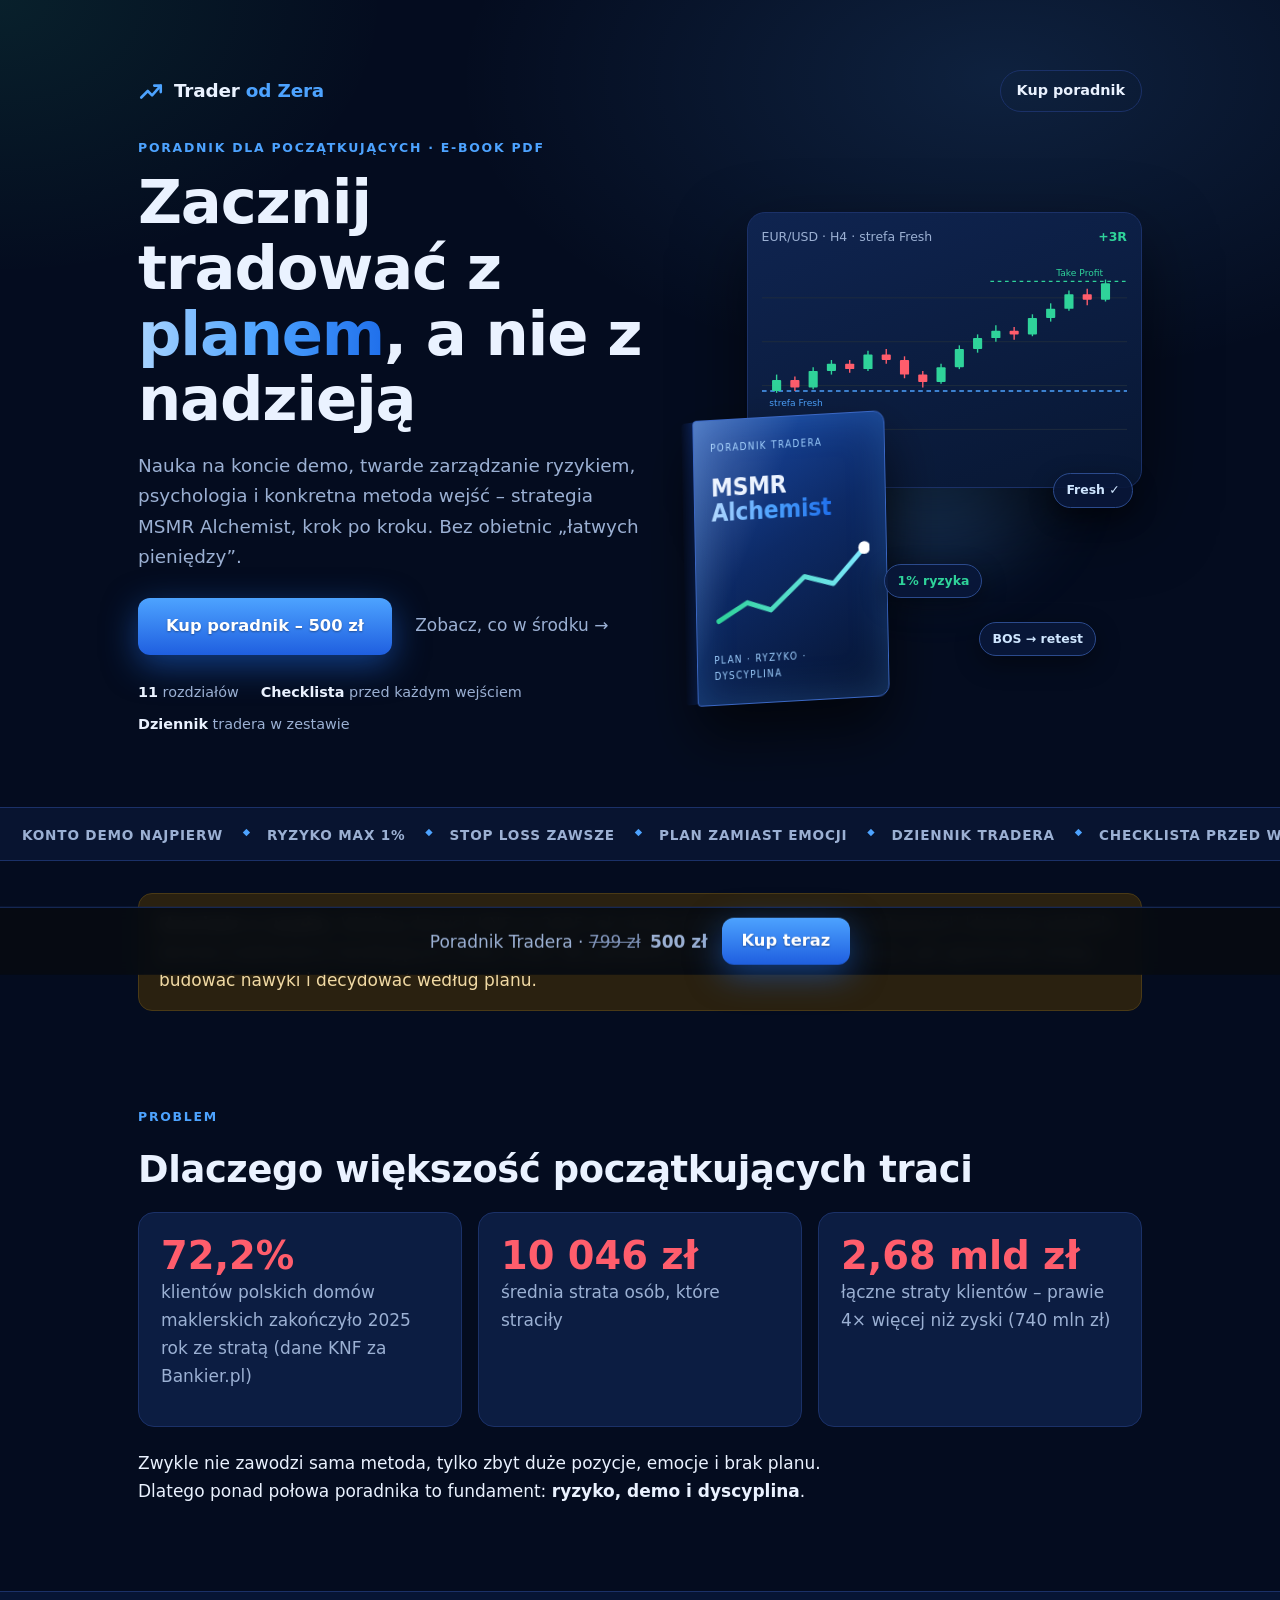
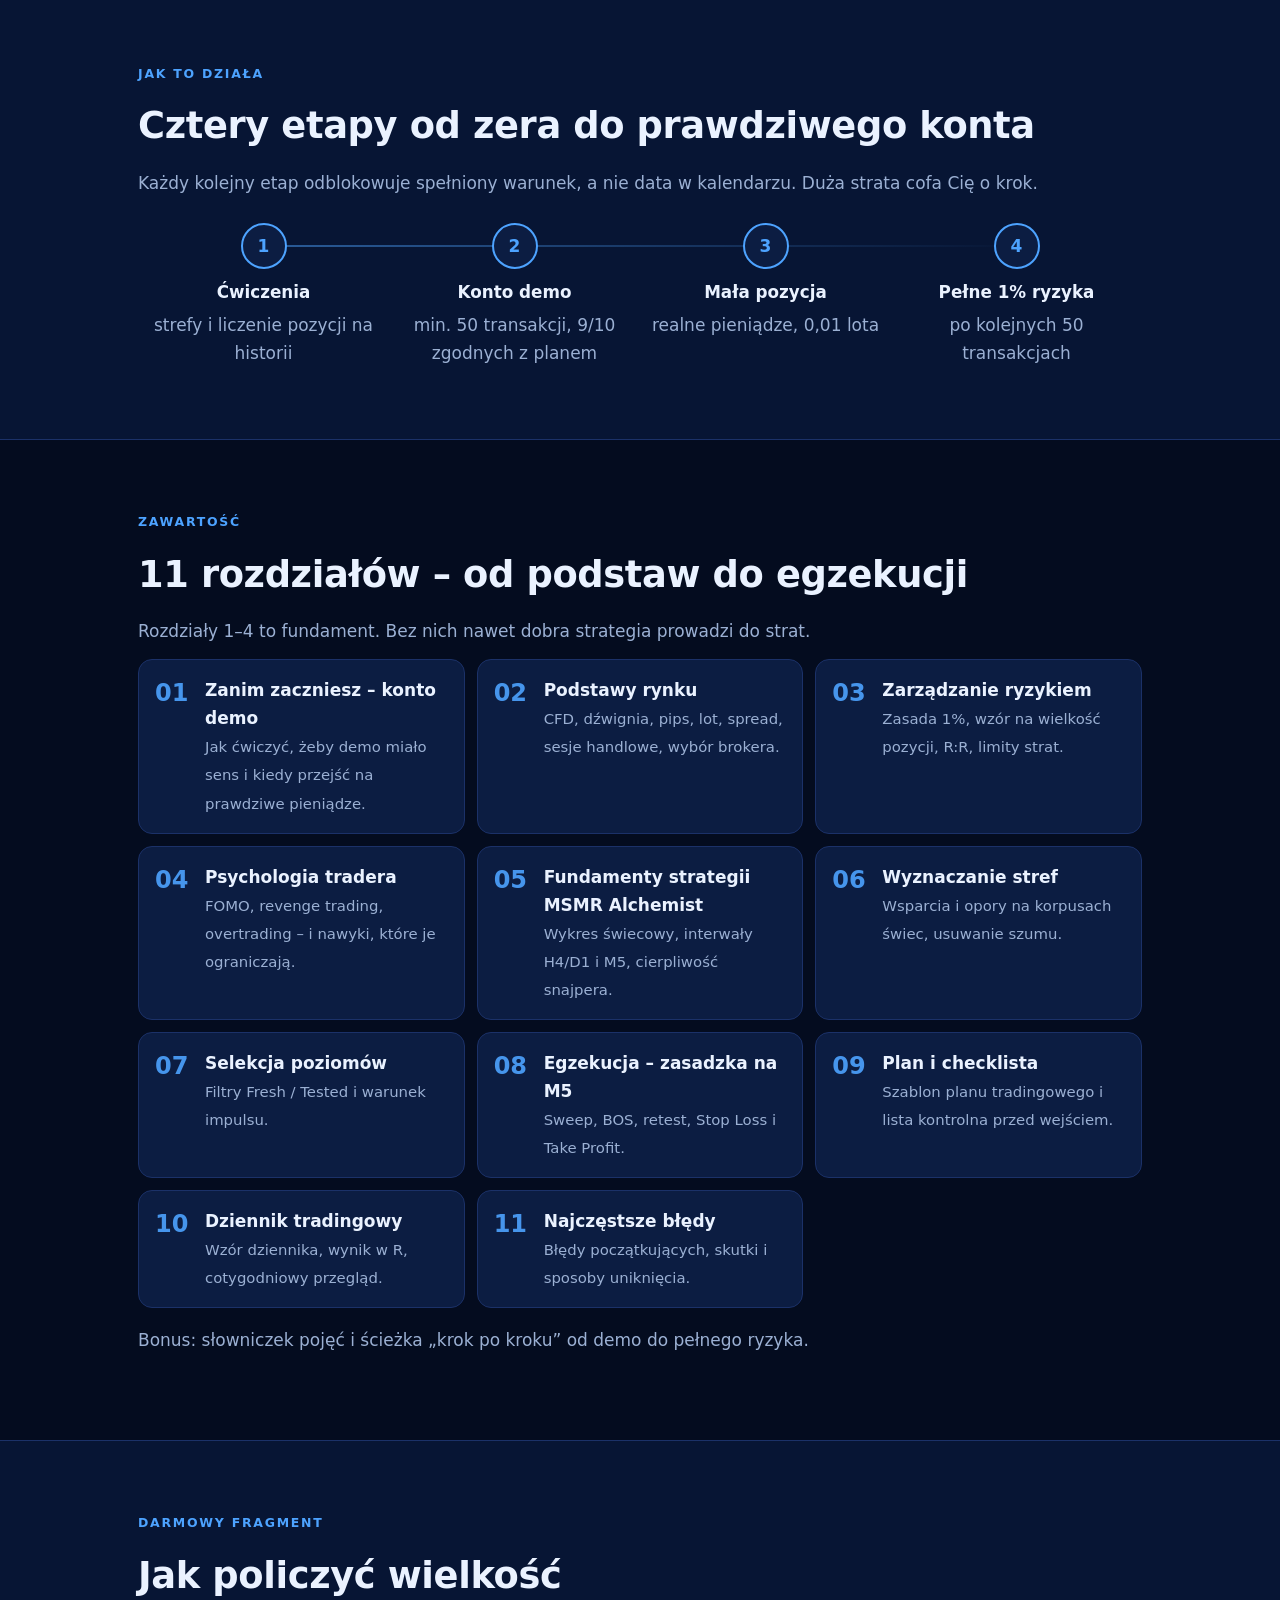
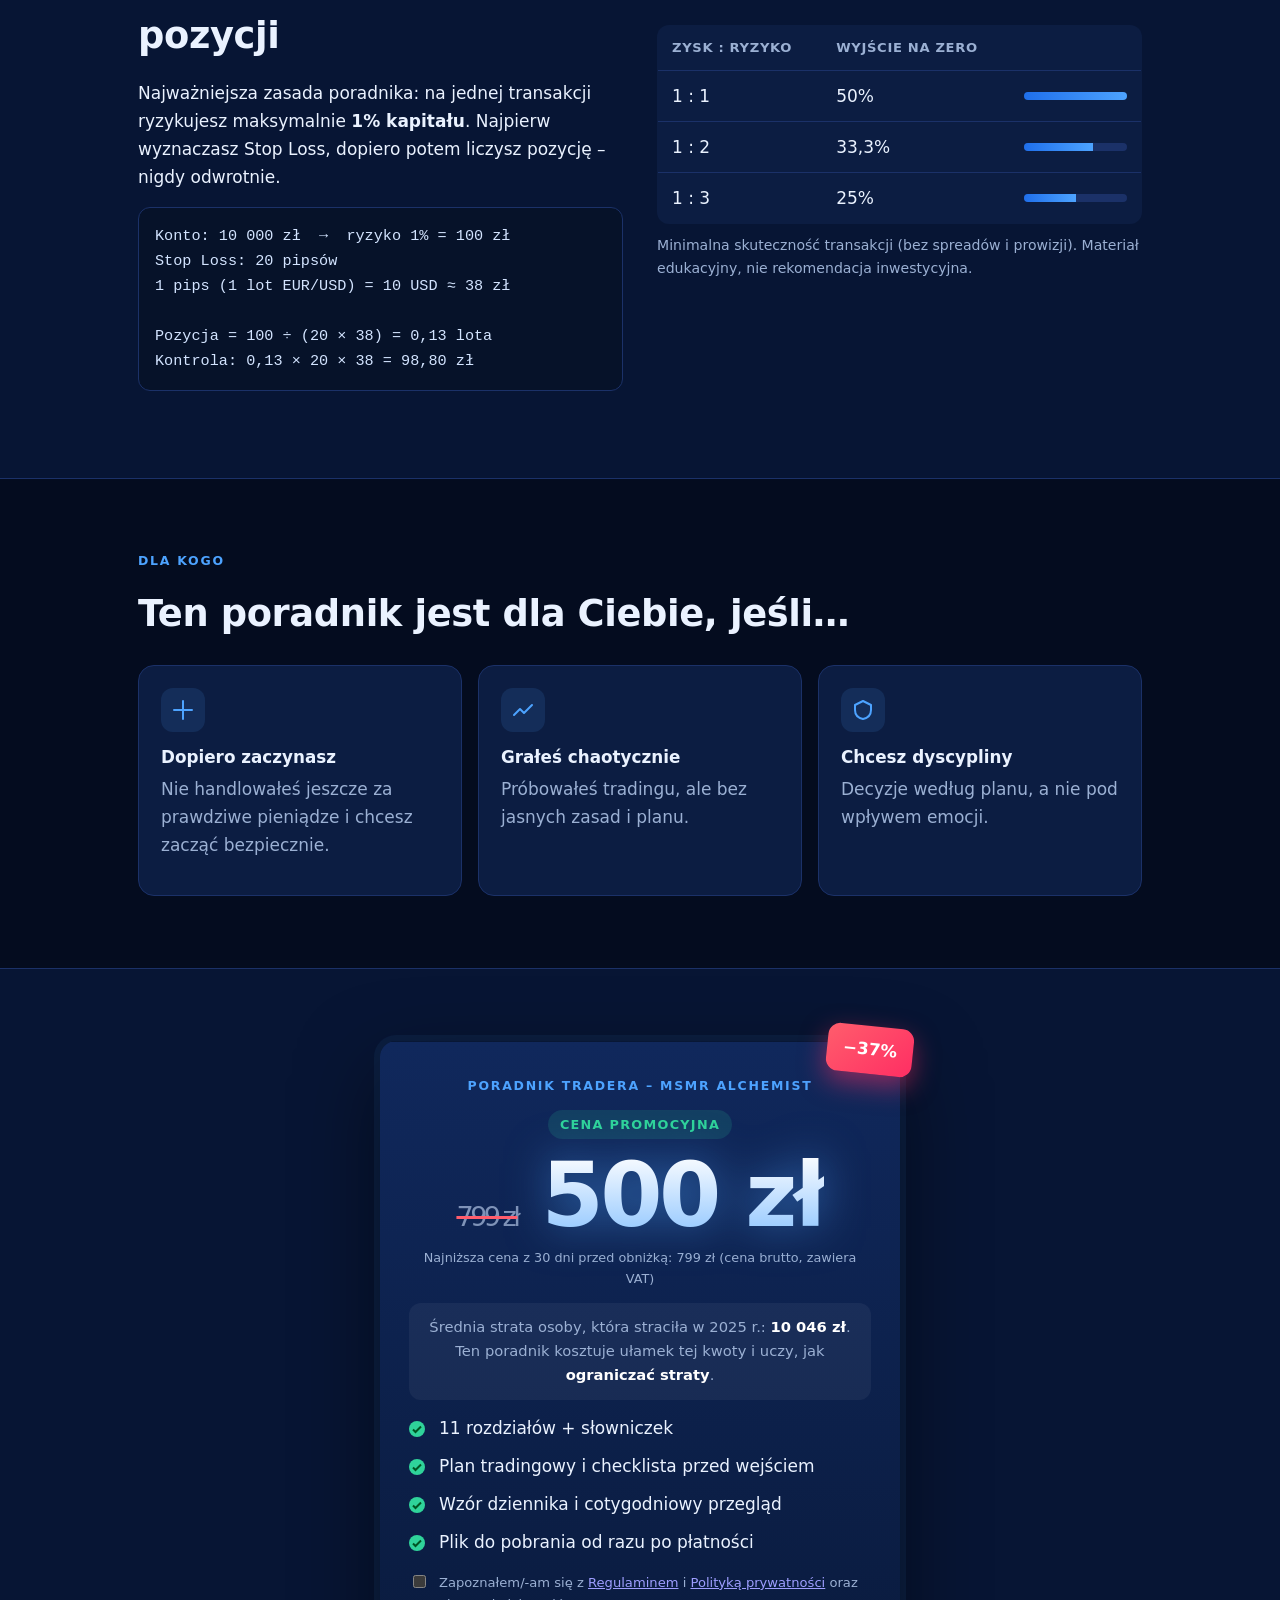
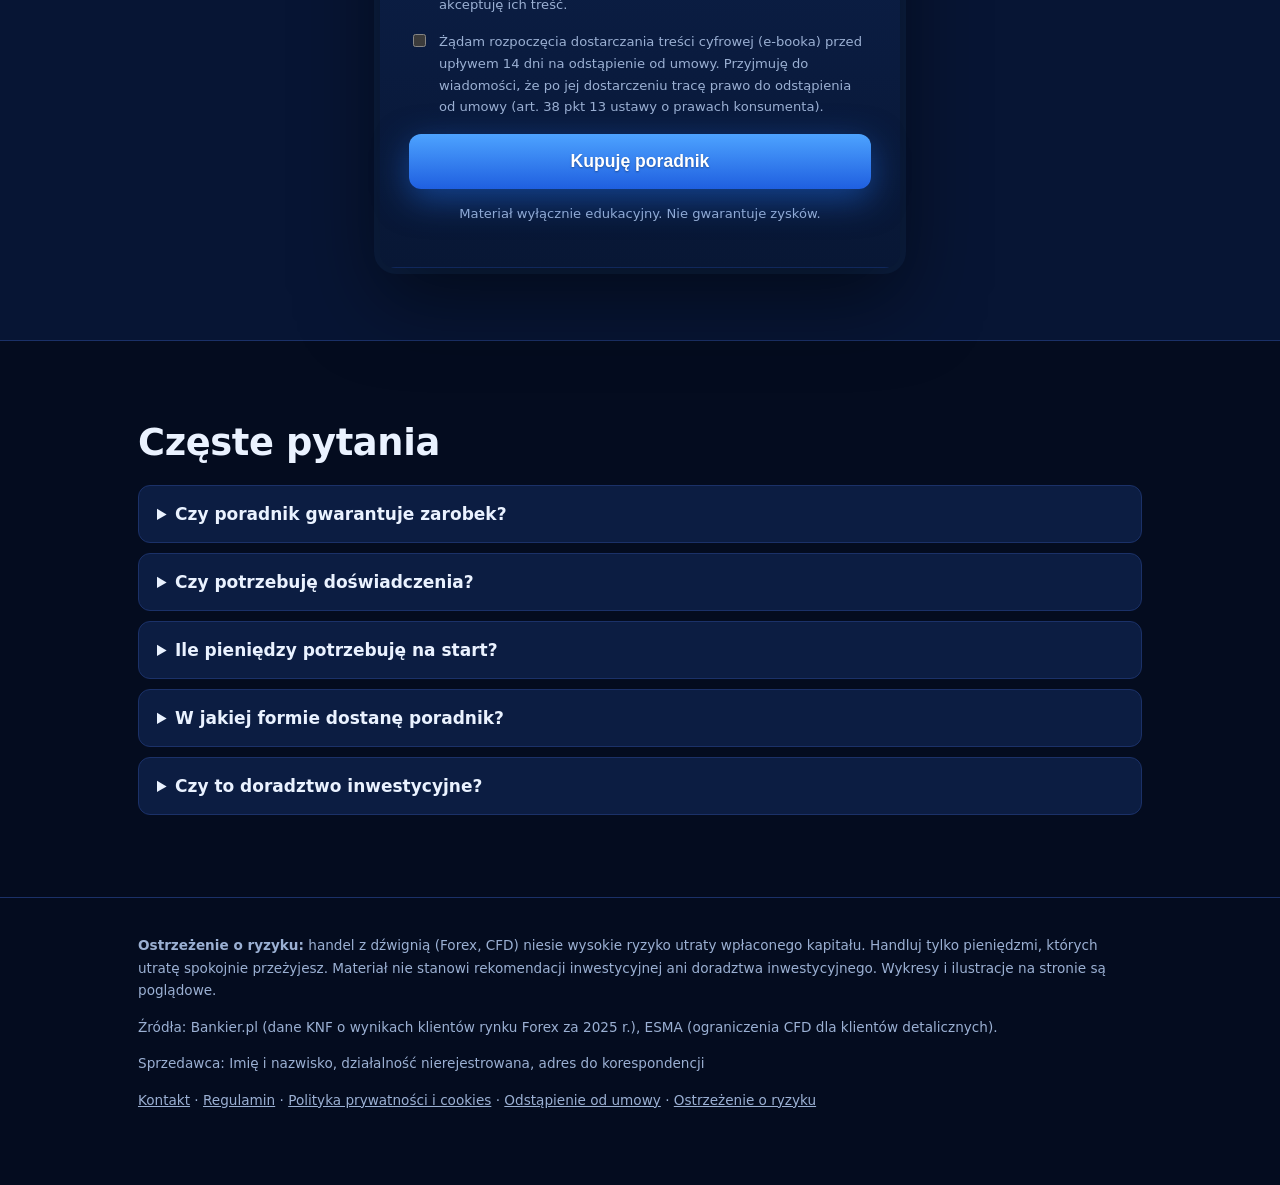
<file: index.html>
<!doctype html>
<html lang="pl">
<head>
<meta charset="utf-8">
<meta name="viewport" content="width=device-width, initial-scale=1">
<meta name="color-scheme" content="dark">
<link rel="canonical" href="https://traderodzera.pl/">
<meta property="og:url" content="https://traderodzera.pl/">
<title>Trader od Zera – jak zacząć tradować i inwestować | Poradnik dla początkujących</title>
<meta name="description" content="Trader od Zera: poradnik dla początkujących – jak zacząć tradować, konto demo, zarządzanie ryzykiem i plan działania krok po kroku. E-book PDF, 11 rozdziałów.">
<meta name="keywords" content="jak zacząć tradować, trading dla początkujących, jak zacząć inwestować, forex dla początkujących, konto demo, zarządzanie ryzykiem, poradnik tradera">
<meta property="og:title" content="Trader od Zera – jak zacząć tradować i inwestować">
<meta property="og:description" content="Jak zacząć tradować i nie stracić konta na starcie. Plan, ryzyko, psychologia, konkretna metoda.">
<link rel="stylesheet" href="style.css">
</head>
<body>
<header class="hero">
<div class="wrap brandbar"><a class="brand" href="#" aria-label="Trader od Zera"><svg viewBox="0 0 24 24" width="26" height="26" fill="none" stroke="#4da3ff" stroke-width="2.4" stroke-linecap="round" stroke-linejoin="round"><path d="M3 18l6-6 4 4 8-9"/><path d="M15 7h6v6"/></svg><span>Trader <b>od Zera</b></span></a><a class="navbuy" href="#kup">Kup poradnik</a></div>
<div class="wrap hero-grid">
  <div>
    <p class="eyebrow">Poradnik dla początkujących · e-book PDF</p>
    <h1>Zacznij tradować z <span class="gold">planem</span>, a nie z nadzieją</h1>
    <p class="sub">Nauka na koncie demo, twarde zarządzanie ryzykiem, psychologia i konkretna metoda wejść – strategia MSMR Alchemist, krok po kroku. Bez obietnic „łatwych pieniędzy”.</p>
    <p style="margin-top:26px"><a class="btn" href="#kup" data-buy>Kup poradnik – <span data-price></span></a>
    <a class="link" href="#zawartosc">Zobacz, co w środku →</a></p>
    <div class="trust"><span><b>11</b> rozdziałów</span><span><b>Checklista</b> przed każdym wejściem</span><span><b>Dziennik</b> tradera w zestawie</span></div>
  </div>
  <div class="visual" aria-hidden="true">
    <div class="glow"></div>
    <div class="chartcard">
      <div class="bar"><span>EUR/USD · H4 · strefa Fresh</span><b>+3R</b></div>
      <svg id="hero-chart" viewBox="0 0 400 240" role="img" aria-label="Ilustracyjny wykres świecowy"></svg>
    </div>
    <div class="book float">
      <div class="spine"></div>
      <div class="face">
        <div class="s">Poradnik Tradera</div>
        <div class="t">MSMR<br><span class="gold">Alchemist</span></div>
        <svg viewBox="0 0 120 60"><defs><linearGradient id="lg" x1="0" x2="1"><stop offset="0" stop-color="#2fd39a"/><stop offset="1" stop-color="#7ee8ff"/></linearGradient></defs><polyline points="4,52 26,40 44,46 70,24 92,30 116,6" fill="none" stroke="url(#lg)" stroke-width="3.5" stroke-linecap="round" stroke-linejoin="round"/><circle cx="116" cy="6" r="4.5" fill="#fff"/></svg>
        <div class="s">Plan · Ryzyko · Dyscyplina</div>
      </div>
    </div>
    <span class="chip c1">1% ryzyka</span><span class="chip c2">Fresh ✓</span><span class="chip c3">BOS → retest</span>
  </div>
</div>
</header>

<div class="ticker" aria-hidden="true"><div class="track"><span>Konto demo najpierw</span><span>Ryzyko max 1%</span><span>Stop Loss zawsze</span><span>Plan zamiast emocji</span><span>Dziennik tradera</span><span>Checklista przed wejściem</span><span>Fresh · Tested · Impuls</span><span>Liquidity sweep → BOS → retest</span><span>Konto demo najpierw</span><span>Ryzyko max 1%</span><span>Stop Loss zawsze</span><span>Plan zamiast emocji</span><span>Dziennik tradera</span><span>Checklista przed wejściem</span><span>Fresh · Tested · Impuls</span><span>Liquidity sweep → BOS → retest</span></div></div>

<section style="padding:32px 0 24px">
<div class="wrap rv">
  <div class="warn"><b>Uczciwie o ryzyku.</b> Według danych KNF za 2025 rok stratą zakończyło rok 72,2% aktywnych klientów polskich domów maklerskich handlujących Forex i CFD. Ten poradnik nie obiecuje zysków – uczy, jak ograniczać straty, budować nawyki i decydować według planu.</div>
</div>
</section>

<section>
<div class="wrap rv">
  <p class="eyebrow">Problem</p>
  <h2>Dlaczego większość początkujących traci</h2>
  <div class="grid">
    <div class="card"><div class="stat">72,2%</div><p class="muted">klientów polskich domów maklerskich zakończyło 2025 rok ze stratą (dane KNF za Bankier.pl)</p></div>
    <div class="card"><div class="stat">10 046 zł</div><p class="muted">średnia strata osób, które straciły</p></div>
    <div class="card"><div class="stat">2,68 mld zł</div><p class="muted">łączne straty klientów – prawie 4× więcej niż zyski (740 mln zł)</p></div>
  </div>
  <p style="margin-top:22px;max-width:720px">Zwykle nie zawodzi sama metoda, tylko zbyt duże pozycje, emocje i brak planu. Dlatego ponad połowa poradnika to fundament: <b>ryzyko, demo i dyscyplina</b>.</p>
</div>
</section>

<section class="alt">
<div class="wrap rv">
  <p class="eyebrow">Jak to działa</p>
  <h2>Cztery etapy od zera do prawdziwego konta</h2>
  <p class="muted">Każdy kolejny etap odblokowuje spełniony warunek, a nie data w kalendarzu. Duża strata cofa Cię o krok.</p>
  <div class="path">
    <div class="st"><div class="dot">1</div><h3>Ćwiczenia</h3><span class="muted">strefy i liczenie pozycji na historii</span></div>
    <div class="st"><div class="dot">2</div><h3>Konto demo</h3><span class="muted">min. 50 transakcji, 9/10 zgodnych z planem</span></div>
    <div class="st"><div class="dot">3</div><h3>Mała pozycja</h3><span class="muted">realne pieniądze, 0,01 lota</span></div>
    <div class="st"><div class="dot">4</div><h3>Pełne 1% ryzyka</h3><span class="muted">po kolejnych 50 transakcjach</span></div>
  </div>
</div>
</section>

<section id="zawartosc">
<div class="wrap rv">
  <p class="eyebrow">Zawartość</p>
  <h2>11 rozdziałów – od podstaw do egzekucji</h2>
  <p class="muted">Rozdziały 1–4 to fundament. Bez nich nawet dobra strategia prowadzi do strat.</p>
  <ol class="chapters">
    <li><b>Zanim zaczniesz – konto demo</b><span>Jak ćwiczyć, żeby demo miało sens i kiedy przejść na prawdziwe pieniądze.</span></li>
    <li><b>Podstawy rynku</b><span>CFD, dźwignia, pips, lot, spread, sesje handlowe, wybór brokera.</span></li>
    <li><b>Zarządzanie ryzykiem</b><span>Zasada 1%, wzór na wielkość pozycji, R:R, limity strat.</span></li>
    <li><b>Psychologia tradera</b><span>FOMO, revenge trading, overtrading – i nawyki, które je ograniczają.</span></li>
    <li><b>Fundamenty strategii MSMR Alchemist</b><span>Wykres świecowy, interwały H4/D1 i M5, cierpliwość snajpera.</span></li>
    <li><b>Wyznaczanie stref</b><span>Wsparcia i opory na korpusach świec, usuwanie szumu.</span></li>
    <li><b>Selekcja poziomów</b><span>Filtry Fresh / Tested i warunek impulsu.</span></li>
    <li><b>Egzekucja – zasadzka na M5</b><span>Sweep, BOS, retest, Stop Loss i Take Profit.</span></li>
    <li><b>Plan i checklista</b><span>Szablon planu tradingowego i lista kontrolna przed wejściem.</span></li>
    <li><b>Dziennik tradingowy</b><span>Wzór dziennika, wynik w R, cotygodniowy przegląd.</span></li>
    <li><b>Najczęstsze błędy</b><span>Błędy początkujących, skutki i sposoby uniknięcia.</span></li>
  </ol>
  <p style="margin-top:18px" class="muted">Bonus: słowniczek pojęć i ścieżka „krok po kroku” od demo do pełnego ryzyka.</p>
</div>
</section>

<section class="alt">
<div class="wrap split rv">
  <div>
    <p class="eyebrow">Darmowy fragment</p>
    <h2>Jak policzyć wielkość pozycji</h2>
    <p>Najważniejsza zasada poradnika: na jednej transakcji ryzykujesz maksymalnie <b>1% kapitału</b>. Najpierw wyznaczasz Stop Loss, dopiero potem liczysz pozycję – nigdy odwrotnie.</p>
    <pre>Konto: 10 000 zł  →  ryzyko 1% = 100 zł
Stop Loss: 20 pipsów
1 pips (1 lot EUR/USD) = 10 USD ≈ 38 zł

Pozycja = 100 ÷ (20 × 38) = 0,13 lota
Kontrola: 0,13 × 20 × 38 = 98,80 zł</pre>
  </div>
  <div>
    <table>
      <tr><th>Zysk : ryzyko</th><th>Wyjście na zero</th><th></th></tr>
      <tr><td>1 : 1</td><td>50%</td><td><div class="rrbar"><i style="width:100%"></i></div></td></tr>
      <tr><td>1 : 2</td><td>33,3%</td><td><div class="rrbar"><i style="width:67%"></i></div></td></tr>
      <tr><td>1 : 3</td><td>25%</td><td><div class="rrbar"><i style="width:50%"></i></div></td></tr>
    </table>
    <p class="muted" style="margin-top:10px;font-size:.88rem">Minimalna skuteczność transakcji (bez spreadów i prowizji). Materiał edukacyjny, nie rekomendacja inwestycyjna.</p>
  </div>
</div>
</section>

<section>
<div class="wrap rv">
  <p class="eyebrow">Dla kogo</p>
  <h2>Ten poradnik jest dla Ciebie, jeśli…</h2>
  <div class="grid" style="margin-top:20px">
    <div class="card"><div class="icon"><svg viewBox="0 0 24 24" fill="none" stroke="currentColor" stroke-width="2" stroke-linecap="round"><path d="M12 3v18M3 12h18"/></svg></div><h3>Dopiero zaczynasz</h3><p class="muted">Nie handlowałeś jeszcze za prawdziwe pieniądze i chcesz zacząć bezpiecznie.</p></div>
    <div class="card"><div class="icon"><svg viewBox="0 0 24 24" fill="none" stroke="currentColor" stroke-width="2" stroke-linecap="round" stroke-linejoin="round"><path d="M3 17l6-6 4 4 8-8"/></svg></div><h3>Grałeś chaotycznie</h3><p class="muted">Próbowałeś tradingu, ale bez jasnych zasad i planu.</p></div>
    <div class="card"><div class="icon"><svg viewBox="0 0 24 24" fill="none" stroke="currentColor" stroke-width="2" stroke-linecap="round" stroke-linejoin="round"><path d="M12 3l8 4v5c0 5-3.5 8-8 9-4.5-1-8-4-8-9V7z"/></svg></div><h3>Chcesz dyscypliny</h3><p class="muted">Decyzje według planu, a nie pod wpływem emocji.</p></div>
  </div>
</div>
</section>

<section id="kup" class="alt">
<div class="wrap rv">
  <div class="card price-box">
    <span class="ribbon" data-discount></span>
    <p class="eyebrow">Poradnik Tradera – MSMR Alchemist</p>
    <p class="promo">Cena promocyjna</p>
    <div class="price"><s data-oldprice></s><span data-price></span></div>
    <p class="omni" data-omni></p>
    <p class="anchor">Średnia strata osoby, która straciła w 2025 r.: <b>10 046 zł</b>.<br>Ten poradnik kosztuje ułamek tej kwoty i uczy, jak <b>ograniczać straty</b>.</p>
    <ul class="tick incl">
      <li>11 rozdziałów + słowniczek</li>
      <li>Plan tradingowy i checklista przed wejściem</li>
      <li>Wzór dziennika i cotygodniowy przegląd</li>
      <li>Plik do pobrania od razu po płatności</li>
    </ul>
    <label class="consent"><input type="checkbox" id="consent">
      <span>Zapoznałem/-am się z <a href="regulamin.html" target="_blank">Regulaminem</a> i <a href="prywatnosc.html" target="_blank">Polityką prywatności</a> oraz akceptuję ich treść.</span></label>
    <label class="consent"><input type="checkbox" id="consent2">
      <span>Żądam rozpoczęcia dostarczania treści cyfrowej (e-booka) przed upływem 14 dni na odstąpienie od umowy. Przyjmuję do wiadomości, że po jej dostarczeniu tracę prawo do odstąpienia od umowy (art. 38 pkt 13 ustawy o prawach konsumenta).</span></label>
    <button class="btn" id="buy" style="width:100%">Kupuję poradnik</button>
    <div id="msg"></div>
    <p class="muted" style="font-size:.82rem;margin-top:14px">Materiał wyłącznie edukacyjny. Nie gwarantuje zysków.</p>
  </div>
</div>
</section>

<section>
<div class="wrap rv">
  <h2>Częste pytania</h2>
  <details><summary>Czy poradnik gwarantuje zarobek?</summary><p>Nie. Żadna strategia nie wygrywa zawsze, a przeszłe wyniki nie gwarantują przyszłych. Poradnik uczy podejścia opartego na planie i kontroli ryzyka.</p></details>
  <details><summary>Czy potrzebuję doświadczenia?</summary><p>Nie. Poradnik zaczyna od podstaw: konta demo, pojęć rynkowych i zarządzania ryzykiem.</p></details>
  <details><summary>Ile pieniędzy potrzebuję na start?</summary><p>Przez pierwsze tygodnie handlujesz wyłącznie na koncie demo. Na prawdziwym koncie zaczynasz od małej kwoty, której utratę spokojnie przeżyjesz.</p></details>
  <details><summary>W jakiej formie dostanę poradnik?</summary><p>Jako plik do pobrania po opłaceniu zamówienia (link przesłany na podany e-mail).</p></details>
  <details><summary>Czy to doradztwo inwestycyjne?</summary><p>Nie. To materiał wyłącznie edukacyjny. Wszystkie decyzje podejmujesz samodzielnie i na własną odpowiedzialność.</p></details>
</div>
</section>

<div class="sticky" id="sticky"><span class="muted">Poradnik Tradera · <s data-oldprice></s> <b data-price></b></span><a class="btn" href="#kup">Kup teraz</a></div>

<footer>
<div class="wrap">
  <p><b>Ostrzeżenie o ryzyku:</b> handel z dźwignią (Forex, CFD) niesie wysokie ryzyko utraty wpłaconego kapitału. Handluj tylko pieniędzmi, których utratę spokojnie przeżyjesz. Materiał nie stanowi rekomendacji inwestycyjnej ani doradztwa inwestycyjnego. Wykresy i ilustracje na stronie są poglądowe.</p>
  <p>Źródła: Bankier.pl (dane KNF o wynikach klientów rynku Forex za 2025 r.), ESMA (ograniczenia CFD dla klientów detalicznych).</p>
  <p data-seller></p>
  <p><a href="mailto:" data-mail>Kontakt</a> · <a href="regulamin.html">Regulamin</a> · <a href="prywatnosc.html">Polityka prywatności i cookies</a> · <a href="odstapienie.html">Odstąpienie od umowy</a> · <a href="ryzyko.html">Ostrzeżenie o ryzyku</a></p>
</div>
</footer>

<script src="config.js"></script>
<script src="app.js"></script>
</body>
</html>
</file>
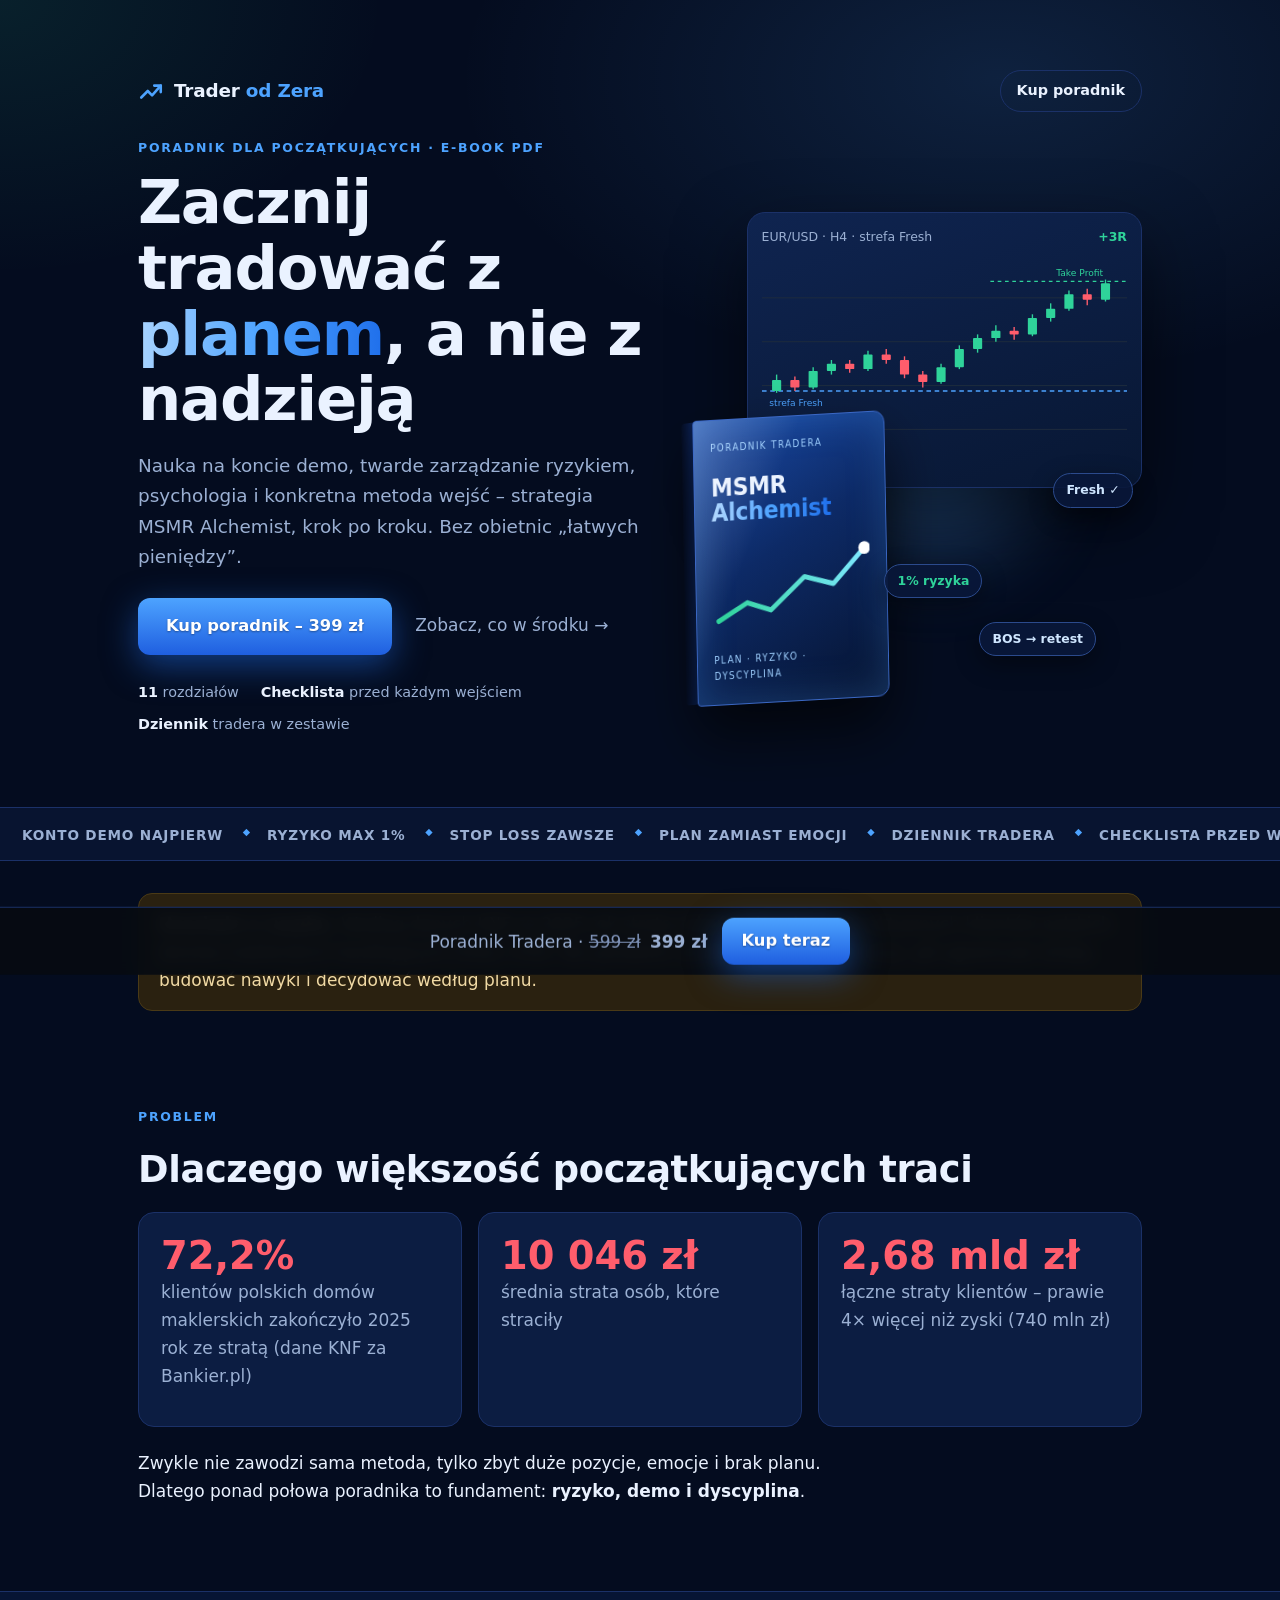
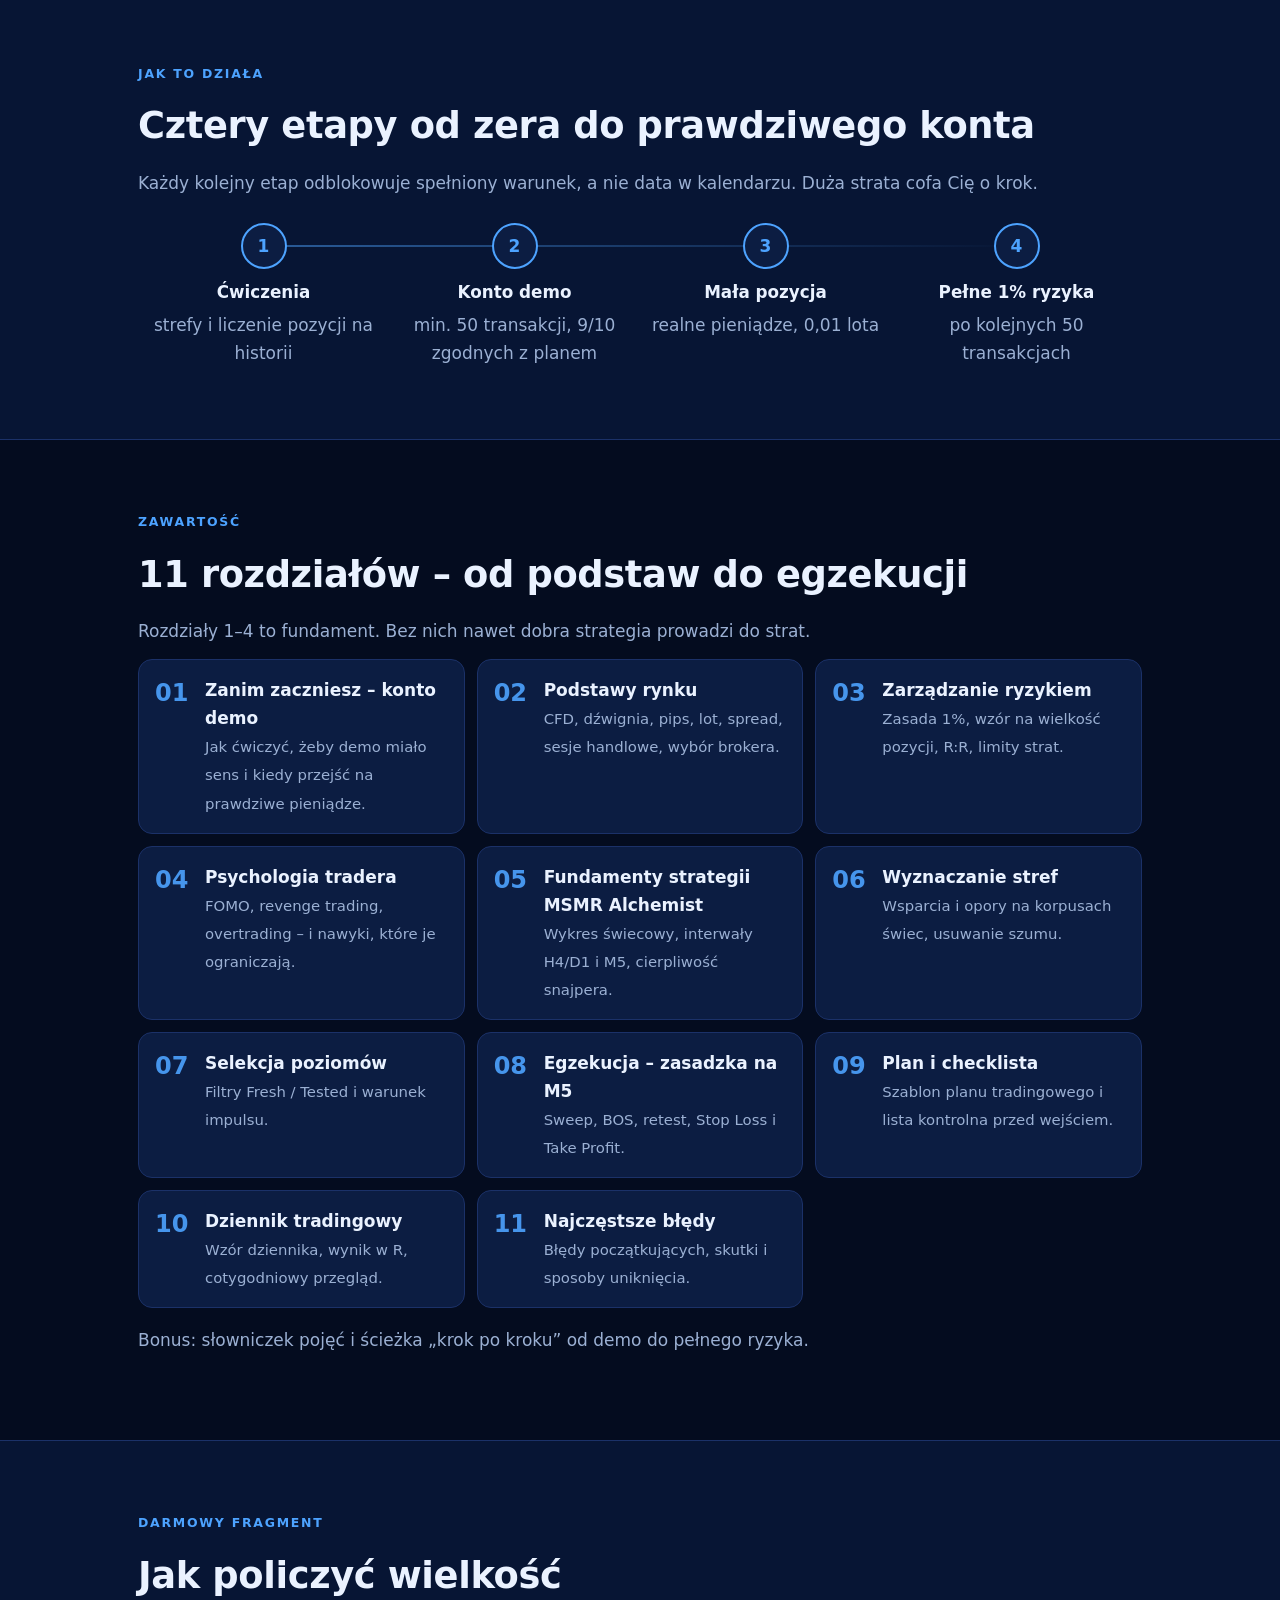
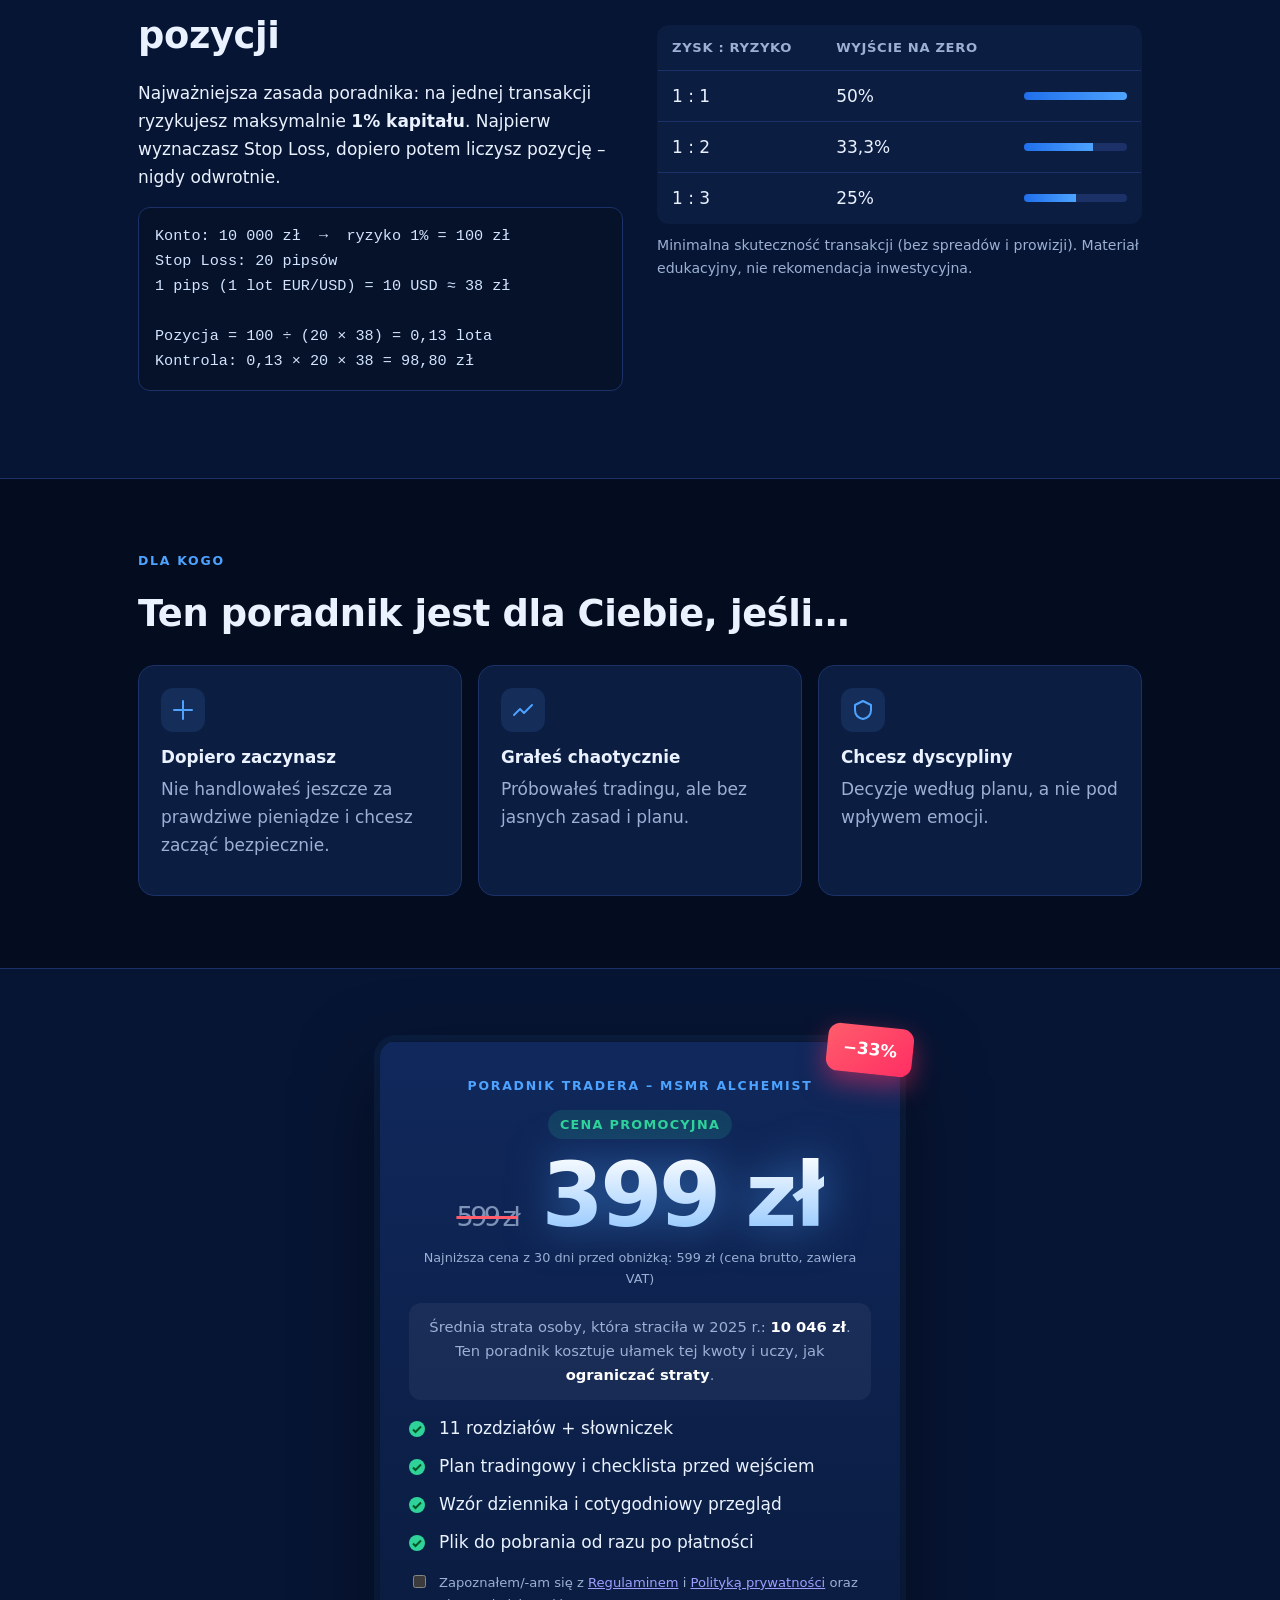
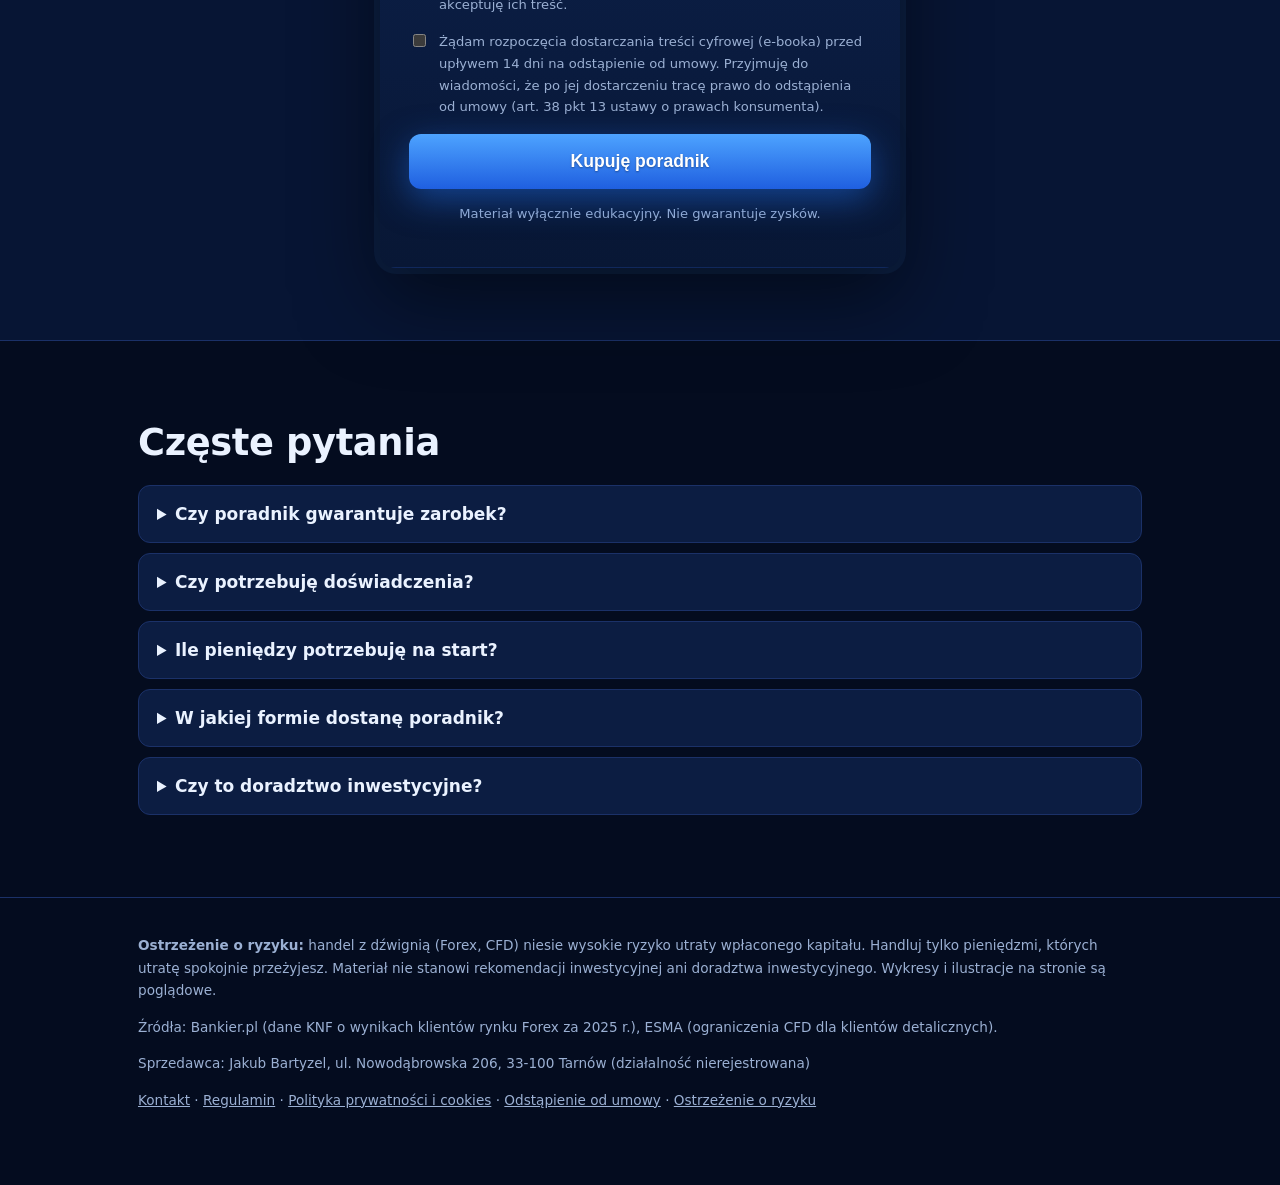
<file: public/index.html>
<!doctype html>
<html lang="pl">
<head>
<meta charset="utf-8">
<meta name="viewport" content="width=device-width, initial-scale=1">
<meta name="color-scheme" content="dark">
<link rel="canonical" href="https://traderodzera.pl/">
<meta property="og:url" content="https://traderodzera.pl/">
<title>Trader od Zera – jak zacząć tradować i inwestować | Poradnik dla początkujących</title>
<meta name="description" content="Trader od Zera: poradnik dla początkujących – jak zacząć tradować, konto demo, zarządzanie ryzykiem i plan działania krok po kroku. E-book PDF, 11 rozdziałów.">
<meta name="keywords" content="jak zacząć tradować, trading dla początkujących, jak zacząć inwestować, forex dla początkujących, konto demo, zarządzanie ryzykiem, poradnik tradera">
<meta property="og:title" content="Trader od Zera – jak zacząć tradować i inwestować">
<meta property="og:description" content="Jak zacząć tradować i nie stracić konta na starcie. Plan, ryzyko, psychologia, konkretna metoda.">
<link rel="stylesheet" href="style.css?v=3">
</head>
<body>
<header class="hero">
<div class="wrap brandbar"><a class="brand" href="#" aria-label="Trader od Zera"><svg viewBox="0 0 24 24" width="26" height="26" fill="none" stroke="#4da3ff" stroke-width="2.4" stroke-linecap="round" stroke-linejoin="round"><path d="M3 18l6-6 4 4 8-9"/><path d="M15 7h6v6"/></svg><span>Trader <b>od Zera</b></span></a><a class="navbuy" href="#kup">Kup poradnik</a></div>
<div class="wrap hero-grid">
  <div>
    <p class="eyebrow">Poradnik dla początkujących · e-book PDF</p>
    <h1>Zacznij tradować z <span class="gold">planem</span>, a nie z nadzieją</h1>
    <p class="sub">Nauka na koncie demo, twarde zarządzanie ryzykiem, psychologia i konkretna metoda wejść – strategia MSMR Alchemist, krok po kroku. Bez obietnic „łatwych pieniędzy”.</p>
    <p style="margin-top:26px"><a class="btn" href="#kup" data-buy>Kup poradnik – <span data-price></span></a>
    <a class="link" href="#zawartosc">Zobacz, co w środku →</a></p>
    <div class="trust"><span><b>11</b> rozdziałów</span><span><b>Checklista</b> przed każdym wejściem</span><span><b>Dziennik</b> tradera w zestawie</span></div>
  </div>
  <div class="visual" aria-hidden="true">
    <div class="glow"></div>
    <div class="chartcard">
      <div class="bar"><span>EUR/USD · H4 · strefa Fresh</span><b>+3R</b></div>
      <svg id="hero-chart" viewBox="0 0 400 240" role="img" aria-label="Ilustracyjny wykres świecowy"></svg>
    </div>
    <div class="book float">
      <div class="spine"></div>
      <div class="face">
        <div class="s">Poradnik Tradera</div>
        <div class="t">MSMR<br><span class="gold">Alchemist</span></div>
        <svg viewBox="0 0 120 60"><defs><linearGradient id="lg" x1="0" x2="1"><stop offset="0" stop-color="#2fd39a"/><stop offset="1" stop-color="#7ee8ff"/></linearGradient></defs><polyline points="4,52 26,40 44,46 70,24 92,30 116,6" fill="none" stroke="url(#lg)" stroke-width="3.5" stroke-linecap="round" stroke-linejoin="round"/><circle cx="116" cy="6" r="4.5" fill="#fff"/></svg>
        <div class="s">Plan · Ryzyko · Dyscyplina</div>
      </div>
    </div>
    <span class="chip c1">1% ryzyka</span><span class="chip c2">Fresh ✓</span><span class="chip c3">BOS → retest</span>
  </div>
</div>
</header>

<div class="ticker" aria-hidden="true"><div class="track"><span>Konto demo najpierw</span><span>Ryzyko max 1%</span><span>Stop Loss zawsze</span><span>Plan zamiast emocji</span><span>Dziennik tradera</span><span>Checklista przed wejściem</span><span>Fresh · Tested · Impuls</span><span>Liquidity sweep → BOS → retest</span><span>Konto demo najpierw</span><span>Ryzyko max 1%</span><span>Stop Loss zawsze</span><span>Plan zamiast emocji</span><span>Dziennik tradera</span><span>Checklista przed wejściem</span><span>Fresh · Tested · Impuls</span><span>Liquidity sweep → BOS → retest</span></div></div>

<section style="padding:32px 0 24px">
<div class="wrap rv">
  <div class="warn"><b>Uczciwie o ryzyku.</b> Według danych KNF za 2025 rok stratą zakończyło rok 72,2% aktywnych klientów polskich domów maklerskich handlujących Forex i CFD. Ten poradnik nie obiecuje zysków – uczy, jak ograniczać straty, budować nawyki i decydować według planu.</div>
</div>
</section>

<section>
<div class="wrap rv">
  <p class="eyebrow">Problem</p>
  <h2>Dlaczego większość początkujących traci</h2>
  <div class="grid">
    <div class="card"><div class="stat">72,2%</div><p class="muted">klientów polskich domów maklerskich zakończyło 2025 rok ze stratą (dane KNF za Bankier.pl)</p></div>
    <div class="card"><div class="stat">10 046 zł</div><p class="muted">średnia strata osób, które straciły</p></div>
    <div class="card"><div class="stat">2,68 mld zł</div><p class="muted">łączne straty klientów – prawie 4× więcej niż zyski (740 mln zł)</p></div>
  </div>
  <p style="margin-top:22px;max-width:720px">Zwykle nie zawodzi sama metoda, tylko zbyt duże pozycje, emocje i brak planu. Dlatego ponad połowa poradnika to fundament: <b>ryzyko, demo i dyscyplina</b>.</p>
</div>
</section>

<section class="alt">
<div class="wrap rv">
  <p class="eyebrow">Jak to działa</p>
  <h2>Cztery etapy od zera do prawdziwego konta</h2>
  <p class="muted">Każdy kolejny etap odblokowuje spełniony warunek, a nie data w kalendarzu. Duża strata cofa Cię o krok.</p>
  <div class="path">
    <div class="st"><div class="dot">1</div><h3>Ćwiczenia</h3><span class="muted">strefy i liczenie pozycji na historii</span></div>
    <div class="st"><div class="dot">2</div><h3>Konto demo</h3><span class="muted">min. 50 transakcji, 9/10 zgodnych z planem</span></div>
    <div class="st"><div class="dot">3</div><h3>Mała pozycja</h3><span class="muted">realne pieniądze, 0,01 lota</span></div>
    <div class="st"><div class="dot">4</div><h3>Pełne 1% ryzyka</h3><span class="muted">po kolejnych 50 transakcjach</span></div>
  </div>
</div>
</section>

<section id="zawartosc">
<div class="wrap rv">
  <p class="eyebrow">Zawartość</p>
  <h2>11 rozdziałów – od podstaw do egzekucji</h2>
  <p class="muted">Rozdziały 1–4 to fundament. Bez nich nawet dobra strategia prowadzi do strat.</p>
  <ol class="chapters">
    <li><b>Zanim zaczniesz – konto demo</b><span>Jak ćwiczyć, żeby demo miało sens i kiedy przejść na prawdziwe pieniądze.</span></li>
    <li><b>Podstawy rynku</b><span>CFD, dźwignia, pips, lot, spread, sesje handlowe, wybór brokera.</span></li>
    <li><b>Zarządzanie ryzykiem</b><span>Zasada 1%, wzór na wielkość pozycji, R:R, limity strat.</span></li>
    <li><b>Psychologia tradera</b><span>FOMO, revenge trading, overtrading – i nawyki, które je ograniczają.</span></li>
    <li><b>Fundamenty strategii MSMR Alchemist</b><span>Wykres świecowy, interwały H4/D1 i M5, cierpliwość snajpera.</span></li>
    <li><b>Wyznaczanie stref</b><span>Wsparcia i opory na korpusach świec, usuwanie szumu.</span></li>
    <li><b>Selekcja poziomów</b><span>Filtry Fresh / Tested i warunek impulsu.</span></li>
    <li><b>Egzekucja – zasadzka na M5</b><span>Sweep, BOS, retest, Stop Loss i Take Profit.</span></li>
    <li><b>Plan i checklista</b><span>Szablon planu tradingowego i lista kontrolna przed wejściem.</span></li>
    <li><b>Dziennik tradingowy</b><span>Wzór dziennika, wynik w R, cotygodniowy przegląd.</span></li>
    <li><b>Najczęstsze błędy</b><span>Błędy początkujących, skutki i sposoby uniknięcia.</span></li>
  </ol>
  <p style="margin-top:18px" class="muted">Bonus: słowniczek pojęć i ścieżka „krok po kroku” od demo do pełnego ryzyka.</p>
</div>
</section>

<section class="alt">
<div class="wrap split rv">
  <div>
    <p class="eyebrow">Darmowy fragment</p>
    <h2>Jak policzyć wielkość pozycji</h2>
    <p>Najważniejsza zasada poradnika: na jednej transakcji ryzykujesz maksymalnie <b>1% kapitału</b>. Najpierw wyznaczasz Stop Loss, dopiero potem liczysz pozycję – nigdy odwrotnie.</p>
    <pre>Konto: 10 000 zł  →  ryzyko 1% = 100 zł
Stop Loss: 20 pipsów
1 pips (1 lot EUR/USD) = 10 USD ≈ 38 zł

Pozycja = 100 ÷ (20 × 38) = 0,13 lota
Kontrola: 0,13 × 20 × 38 = 98,80 zł</pre>
  </div>
  <div>
    <table>
      <tr><th>Zysk : ryzyko</th><th>Wyjście na zero</th><th></th></tr>
      <tr><td>1 : 1</td><td>50%</td><td><div class="rrbar"><i style="width:100%"></i></div></td></tr>
      <tr><td>1 : 2</td><td>33,3%</td><td><div class="rrbar"><i style="width:67%"></i></div></td></tr>
      <tr><td>1 : 3</td><td>25%</td><td><div class="rrbar"><i style="width:50%"></i></div></td></tr>
    </table>
    <p class="muted" style="margin-top:10px;font-size:.88rem">Minimalna skuteczność transakcji (bez spreadów i prowizji). Materiał edukacyjny, nie rekomendacja inwestycyjna.</p>
  </div>
</div>
</section>

<section>
<div class="wrap rv">
  <p class="eyebrow">Dla kogo</p>
  <h2>Ten poradnik jest dla Ciebie, jeśli…</h2>
  <div class="grid" style="margin-top:20px">
    <div class="card"><div class="icon"><svg viewBox="0 0 24 24" fill="none" stroke="currentColor" stroke-width="2" stroke-linecap="round"><path d="M12 3v18M3 12h18"/></svg></div><h3>Dopiero zaczynasz</h3><p class="muted">Nie handlowałeś jeszcze za prawdziwe pieniądze i chcesz zacząć bezpiecznie.</p></div>
    <div class="card"><div class="icon"><svg viewBox="0 0 24 24" fill="none" stroke="currentColor" stroke-width="2" stroke-linecap="round" stroke-linejoin="round"><path d="M3 17l6-6 4 4 8-8"/></svg></div><h3>Grałeś chaotycznie</h3><p class="muted">Próbowałeś tradingu, ale bez jasnych zasad i planu.</p></div>
    <div class="card"><div class="icon"><svg viewBox="0 0 24 24" fill="none" stroke="currentColor" stroke-width="2" stroke-linecap="round" stroke-linejoin="round"><path d="M12 3l8 4v5c0 5-3.5 8-8 9-4.5-1-8-4-8-9V7z"/></svg></div><h3>Chcesz dyscypliny</h3><p class="muted">Decyzje według planu, a nie pod wpływem emocji.</p></div>
  </div>
</div>
</section>

<section id="kup" class="alt">
<div class="wrap rv">
  <div class="card price-box">
    <span class="ribbon" data-discount></span>
    <p class="eyebrow">Poradnik Tradera – MSMR Alchemist</p>
    <p class="promo">Cena promocyjna</p>
    <div class="price"><s data-oldprice></s><span data-price></span></div>
    <p class="omni" data-omni></p>
    <p class="anchor">Średnia strata osoby, która straciła w 2025 r.: <b>10 046 zł</b>.<br>Ten poradnik kosztuje ułamek tej kwoty i uczy, jak <b>ograniczać straty</b>.</p>
    <ul class="tick incl">
      <li>11 rozdziałów + słowniczek</li>
      <li>Plan tradingowy i checklista przed wejściem</li>
      <li>Wzór dziennika i cotygodniowy przegląd</li>
      <li>Plik do pobrania od razu po płatności</li>
    </ul>
    <label class="consent"><input type="checkbox" id="consent">
      <span>Zapoznałem/-am się z <a href="regulamin.html" target="_blank">Regulaminem</a> i <a href="prywatnosc.html" target="_blank">Polityką prywatności</a> oraz akceptuję ich treść.</span></label>
    <label class="consent"><input type="checkbox" id="consent2">
      <span>Żądam rozpoczęcia dostarczania treści cyfrowej (e-booka) przed upływem 14 dni na odstąpienie od umowy. Przyjmuję do wiadomości, że po jej dostarczeniu tracę prawo do odstąpienia od umowy (art. 38 pkt 13 ustawy o prawach konsumenta).</span></label>
    <button class="btn" id="buy" style="width:100%">Kupuję poradnik</button>
    <div id="msg"></div>
    <p class="muted" style="font-size:.82rem;margin-top:14px">Materiał wyłącznie edukacyjny. Nie gwarantuje zysków.</p>
  </div>
</div>
</section>

<section>
<div class="wrap rv">
  <h2>Częste pytania</h2>
  <details><summary>Czy poradnik gwarantuje zarobek?</summary><p>Nie. Żadna strategia nie wygrywa zawsze, a przeszłe wyniki nie gwarantują przyszłych. Poradnik uczy podejścia opartego na planie i kontroli ryzyka.</p></details>
  <details><summary>Czy potrzebuję doświadczenia?</summary><p>Nie. Poradnik zaczyna od podstaw: konta demo, pojęć rynkowych i zarządzania ryzykiem.</p></details>
  <details><summary>Ile pieniędzy potrzebuję na start?</summary><p>Przez pierwsze tygodnie handlujesz wyłącznie na koncie demo. Na prawdziwym koncie zaczynasz od małej kwoty, której utratę spokojnie przeżyjesz.</p></details>
  <details><summary>W jakiej formie dostanę poradnik?</summary><p>Jako plik do pobrania po opłaceniu zamówienia (link przesłany na podany e-mail).</p></details>
  <details><summary>Czy to doradztwo inwestycyjne?</summary><p>Nie. To materiał wyłącznie edukacyjny. Wszystkie decyzje podejmujesz samodzielnie i na własną odpowiedzialność.</p></details>
</div>
</section>

<div class="sticky" id="sticky"><span class="muted">Poradnik Tradera · <s data-oldprice></s> <b data-price></b></span><a class="btn" href="#kup">Kup teraz</a></div>

<footer>
<div class="wrap">
  <p><b>Ostrzeżenie o ryzyku:</b> handel z dźwignią (Forex, CFD) niesie wysokie ryzyko utraty wpłaconego kapitału. Handluj tylko pieniędzmi, których utratę spokojnie przeżyjesz. Materiał nie stanowi rekomendacji inwestycyjnej ani doradztwa inwestycyjnego. Wykresy i ilustracje na stronie są poglądowe.</p>
  <p>Źródła: Bankier.pl (dane KNF o wynikach klientów rynku Forex za 2025 r.), ESMA (ograniczenia CFD dla klientów detalicznych).</p>
  <p data-seller></p>
  <p><a href="mailto:" data-mail>Kontakt</a> · <a href="regulamin.html">Regulamin</a> · <a href="prywatnosc.html">Polityka prywatności i cookies</a> · <a href="odstapienie.html">Odstąpienie od umowy</a> · <a href="ryzyko.html">Ostrzeżenie o ryzyku</a></p>
</div>
</footer>

<script src="config.js?v=3"></script>
<script src="app.js?v=3"></script>
</body>
</html>
</file>
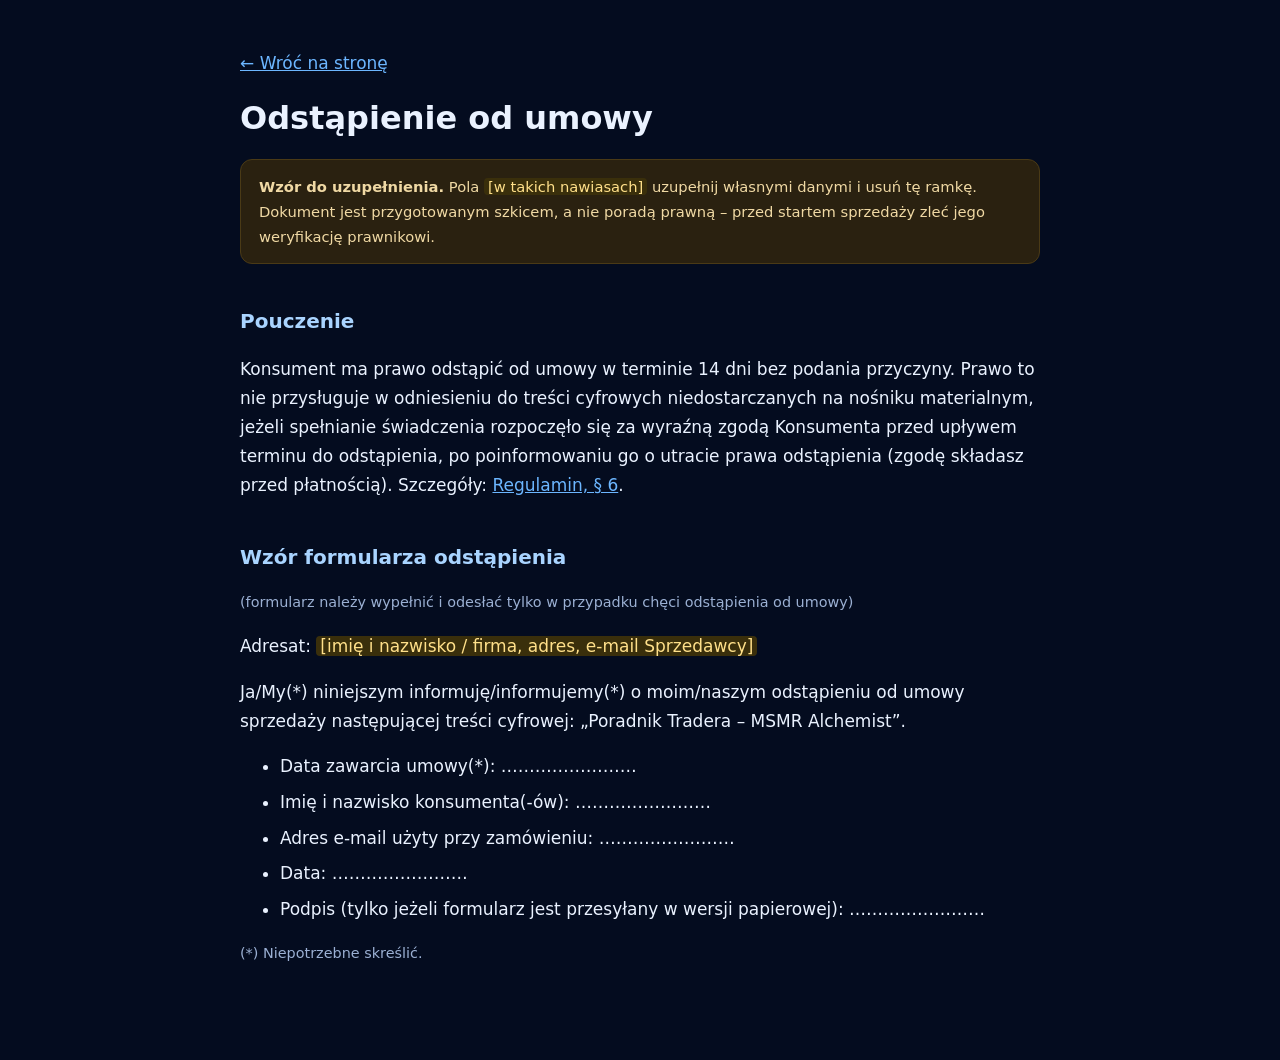
<file: odstapienie.html>
<!doctype html><html lang="pl"><head><meta charset="utf-8"><meta name="viewport" content="width=device-width, initial-scale=1"><meta name="color-scheme" content="dark"><link rel="stylesheet" href="legal.css"><title>Odstąpienie od umowy</title></head><body>
<p><a href="index.html">← Wróć na stronę</a></p><h1>Odstąpienie od umowy</h1>
<p class="note"><b>Wzór do uzupełnienia.</b> Pola <mark>[w takich nawiasach]</mark> uzupełnij własnymi danymi i usuń tę ramkę. Dokument jest przygotowanym szkicem, a nie poradą prawną – przed startem sprzedaży zleć jego weryfikację prawnikowi.</p>
<h2>Pouczenie</h2>
<p>Konsument ma prawo odstąpić od umowy w terminie 14 dni bez podania przyczyny. Prawo to nie przysługuje w odniesieniu do treści cyfrowych niedostarczanych na nośniku materialnym, jeżeli spełnianie świadczenia rozpoczęło się za wyraźną zgodą Konsumenta przed upływem terminu do odstąpienia, po poinformowaniu go o utracie prawa odstąpienia (zgodę składasz przed płatnością). Szczegóły: <a href="regulamin.html">Regulamin, § 6</a>.</p>
<h2>Wzór formularza odstąpienia</h2>
<p class="muted">(formularz należy wypełnić i odesłać tylko w przypadku chęci odstąpienia od umowy)</p>
<p>Adresat: <mark>[imię i nazwisko / firma, adres, e-mail Sprzedawcy]</mark></p>
<p>Ja/My(*) niniejszym informuję/informujemy(*) o moim/naszym odstąpieniu od umowy sprzedaży następującej treści cyfrowej: „Poradnik Tradera – MSMR Alchemist”.</p>
<ul>
<li>Data zawarcia umowy(*): ……………………</li>
<li>Imię i nazwisko konsumenta(-ów): ……………………</li>
<li>Adres e-mail użyty przy zamówieniu: ……………………</li>
<li>Data: ……………………</li>
<li>Podpis (tylko jeżeli formularz jest przesyłany w wersji papierowej): ……………………</li>
</ul>
<p class="muted">(*) Niepotrzebne skreślić.</p>
</body></html>
</file>
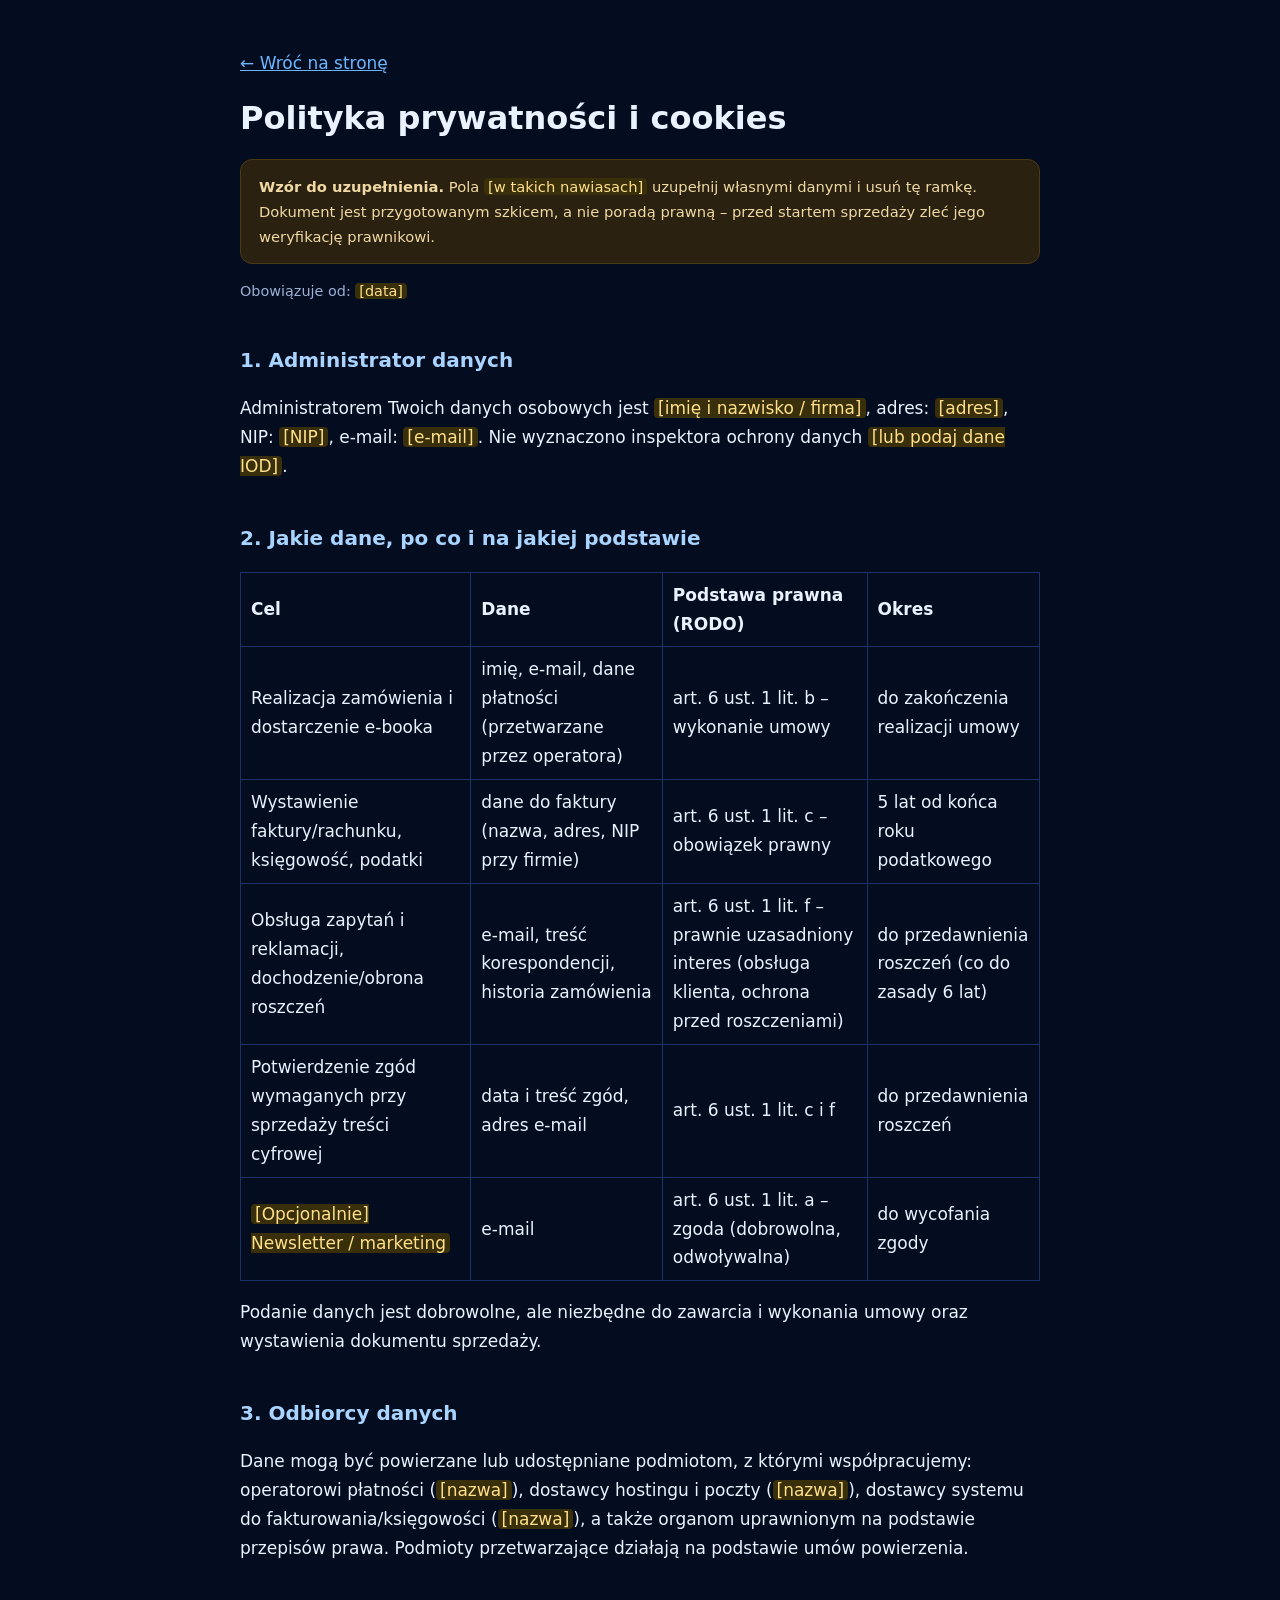
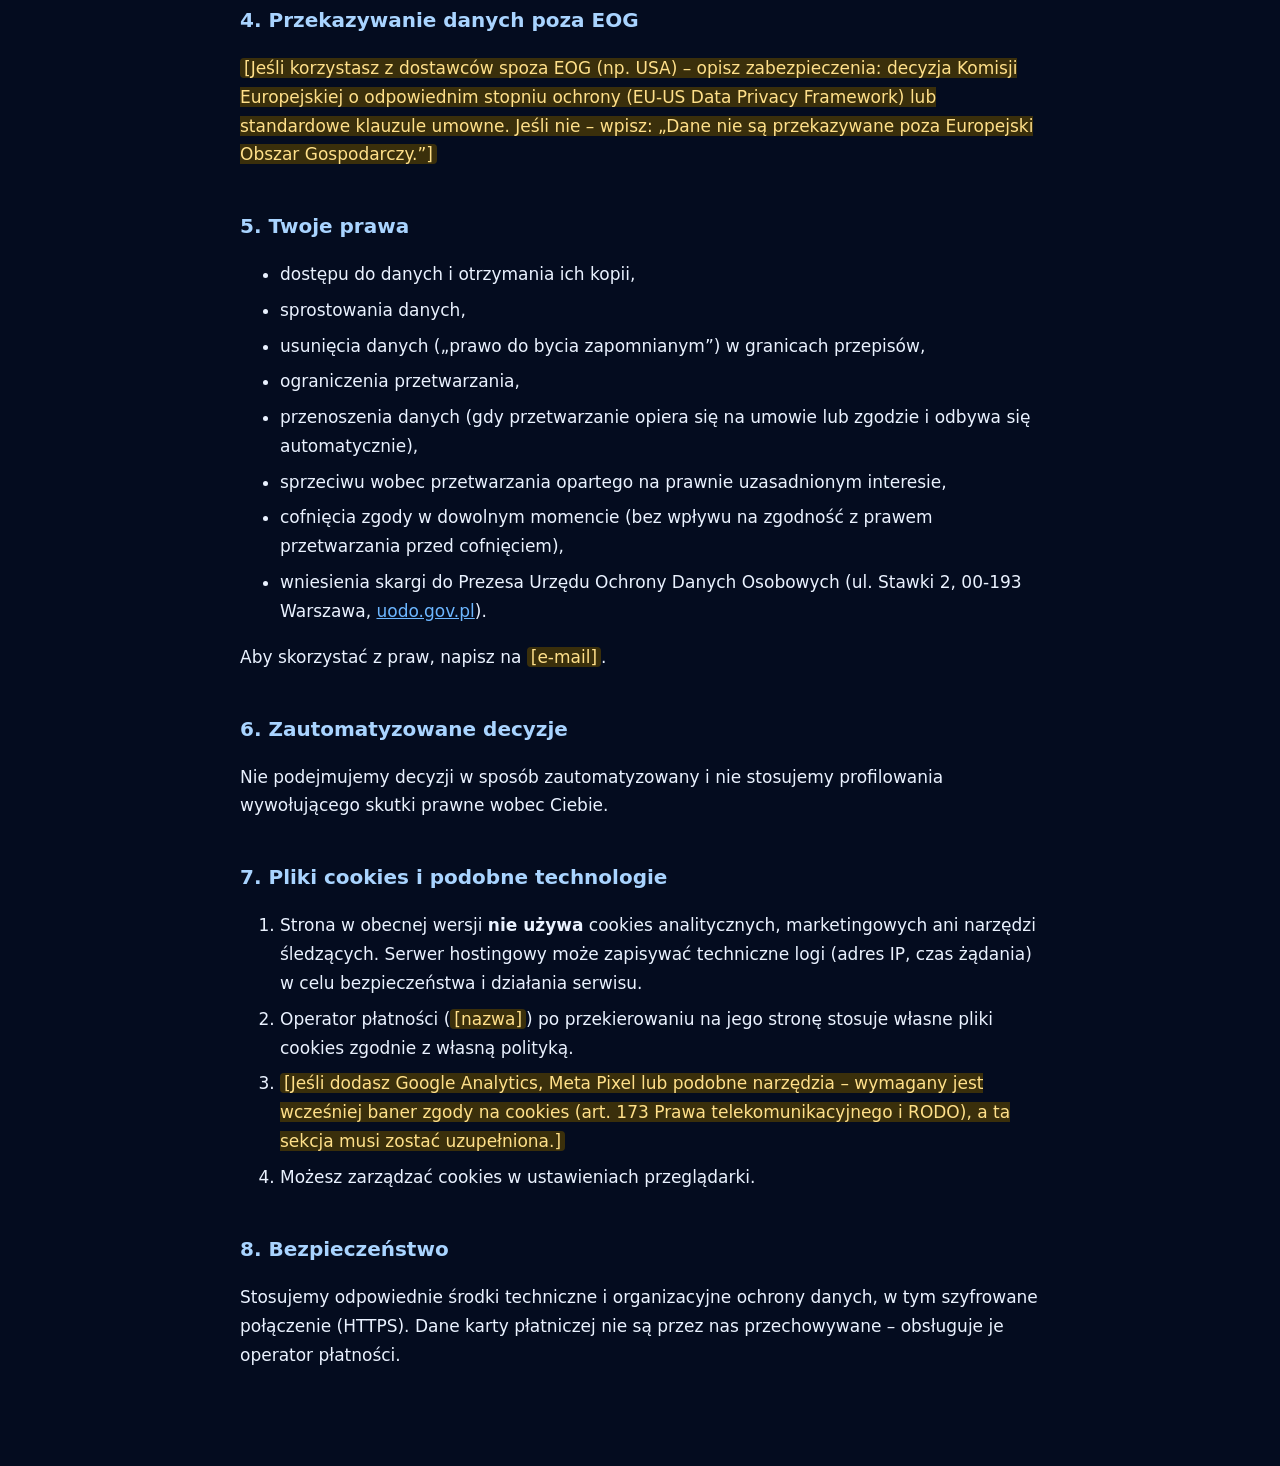
<file: prywatnosc.html>
<!doctype html><html lang="pl"><head><meta charset="utf-8"><meta name="viewport" content="width=device-width, initial-scale=1"><meta name="color-scheme" content="dark"><link rel="stylesheet" href="legal.css"><title>Polityka prywatności</title></head><body>
<p><a href="index.html">← Wróć na stronę</a></p><h1>Polityka prywatności i cookies</h1>
<p class="note"><b>Wzór do uzupełnienia.</b> Pola <mark>[w takich nawiasach]</mark> uzupełnij własnymi danymi i usuń tę ramkę. Dokument jest przygotowanym szkicem, a nie poradą prawną – przed startem sprzedaży zleć jego weryfikację prawnikowi.</p>
<p class="muted">Obowiązuje od: <mark>[data]</mark></p>

<h2>1. Administrator danych</h2>
<p>Administratorem Twoich danych osobowych jest <mark>[imię i nazwisko / firma]</mark>, adres: <mark>[adres]</mark>, NIP: <mark>[NIP]</mark>, e-mail: <mark>[e-mail]</mark>. Nie wyznaczono inspektora ochrony danych <mark>[lub podaj dane IOD]</mark>.</p>

<h2>2. Jakie dane, po co i na jakiej podstawie</h2>
<table>
<tr><th>Cel</th><th>Dane</th><th>Podstawa prawna (RODO)</th><th>Okres</th></tr>
<tr><td>Realizacja zamówienia i dostarczenie e-booka</td><td>imię, e-mail, dane płatności (przetwarzane przez operatora)</td><td>art. 6 ust. 1 lit. b – wykonanie umowy</td><td>do zakończenia realizacji umowy</td></tr>
<tr><td>Wystawienie faktury/rachunku, księgowość, podatki</td><td>dane do faktury (nazwa, adres, NIP przy firmie)</td><td>art. 6 ust. 1 lit. c – obowiązek prawny</td><td>5 lat od końca roku podatkowego</td></tr>
<tr><td>Obsługa zapytań i reklamacji, dochodzenie/obrona roszczeń</td><td>e-mail, treść korespondencji, historia zamówienia</td><td>art. 6 ust. 1 lit. f – prawnie uzasadniony interes (obsługa klienta, ochrona przed roszczeniami)</td><td>do przedawnienia roszczeń (co do zasady 6 lat)</td></tr>
<tr><td>Potwierdzenie zgód wymaganych przy sprzedaży treści cyfrowej</td><td>data i treść zgód, adres e-mail</td><td>art. 6 ust. 1 lit. c i f</td><td>do przedawnienia roszczeń</td></tr>
<tr><td><mark>[Opcjonalnie] Newsletter / marketing</mark></td><td>e-mail</td><td>art. 6 ust. 1 lit. a – zgoda (dobrowolna, odwoływalna)</td><td>do wycofania zgody</td></tr>
</table>
<p>Podanie danych jest dobrowolne, ale niezbędne do zawarcia i wykonania umowy oraz wystawienia dokumentu sprzedaży.</p>

<h2>3. Odbiorcy danych</h2>
<p>Dane mogą być powierzane lub udostępniane podmiotom, z którymi współpracujemy: operatorowi płatności (<mark>[nazwa]</mark>), dostawcy hostingu i poczty (<mark>[nazwa]</mark>), dostawcy systemu do fakturowania/księgowości (<mark>[nazwa]</mark>), a także organom uprawnionym na podstawie przepisów prawa. Podmioty przetwarzające działają na podstawie umów powierzenia.</p>

<h2>4. Przekazywanie danych poza EOG</h2>
<p><mark>[Jeśli korzystasz z dostawców spoza EOG (np. USA) – opisz zabezpieczenia: decyzja Komisji Europejskiej o odpowiednim stopniu ochrony (EU-US Data Privacy Framework) lub standardowe klauzule umowne. Jeśli nie – wpisz: „Dane nie są przekazywane poza Europejski Obszar Gospodarczy.”]</mark></p>

<h2>5. Twoje prawa</h2>
<ul>
<li>dostępu do danych i otrzymania ich kopii,</li>
<li>sprostowania danych,</li>
<li>usunięcia danych („prawo do bycia zapomnianym”) w granicach przepisów,</li>
<li>ograniczenia przetwarzania,</li>
<li>przenoszenia danych (gdy przetwarzanie opiera się na umowie lub zgodzie i odbywa się automatycznie),</li>
<li>sprzeciwu wobec przetwarzania opartego na prawnie uzasadnionym interesie,</li>
<li>cofnięcia zgody w dowolnym momencie (bez wpływu na zgodność z prawem przetwarzania przed cofnięciem),</li>
<li>wniesienia skargi do Prezesa Urzędu Ochrony Danych Osobowych (ul. Stawki 2, 00-193 Warszawa, <a href="https://uodo.gov.pl">uodo.gov.pl</a>).</li>
</ul>
<p>Aby skorzystać z praw, napisz na <mark>[e-mail]</mark>.</p>

<h2>6. Zautomatyzowane decyzje</h2>
<p>Nie podejmujemy decyzji w sposób zautomatyzowany i nie stosujemy profilowania wywołującego skutki prawne wobec Ciebie.</p>

<h2>7. Pliki cookies i podobne technologie</h2>
<ol>
<li>Strona w obecnej wersji <b>nie używa</b> cookies analitycznych, marketingowych ani narzędzi śledzących. Serwer hostingowy może zapisywać techniczne logi (adres IP, czas żądania) w celu bezpieczeństwa i działania serwisu.</li>
<li>Operator płatności (<mark>[nazwa]</mark>) po przekierowaniu na jego stronę stosuje własne pliki cookies zgodnie z własną polityką.</li>
<li><mark>[Jeśli dodasz Google Analytics, Meta Pixel lub podobne narzędzia – wymagany jest wcześniej baner zgody na cookies (art. 173 Prawa telekomunikacyjnego i RODO), a ta sekcja musi zostać uzupełniona.]</mark></li>
<li>Możesz zarządzać cookies w ustawieniach przeglądarki.</li>
</ol>

<h2>8. Bezpieczeństwo</h2>
<p>Stosujemy odpowiednie środki techniczne i organizacyjne ochrony danych, w tym szyfrowane połączenie (HTTPS). Dane karty płatniczej nie są przez nas przechowywane – obsługuje je operator płatności.</p>
</body></html>
</file>
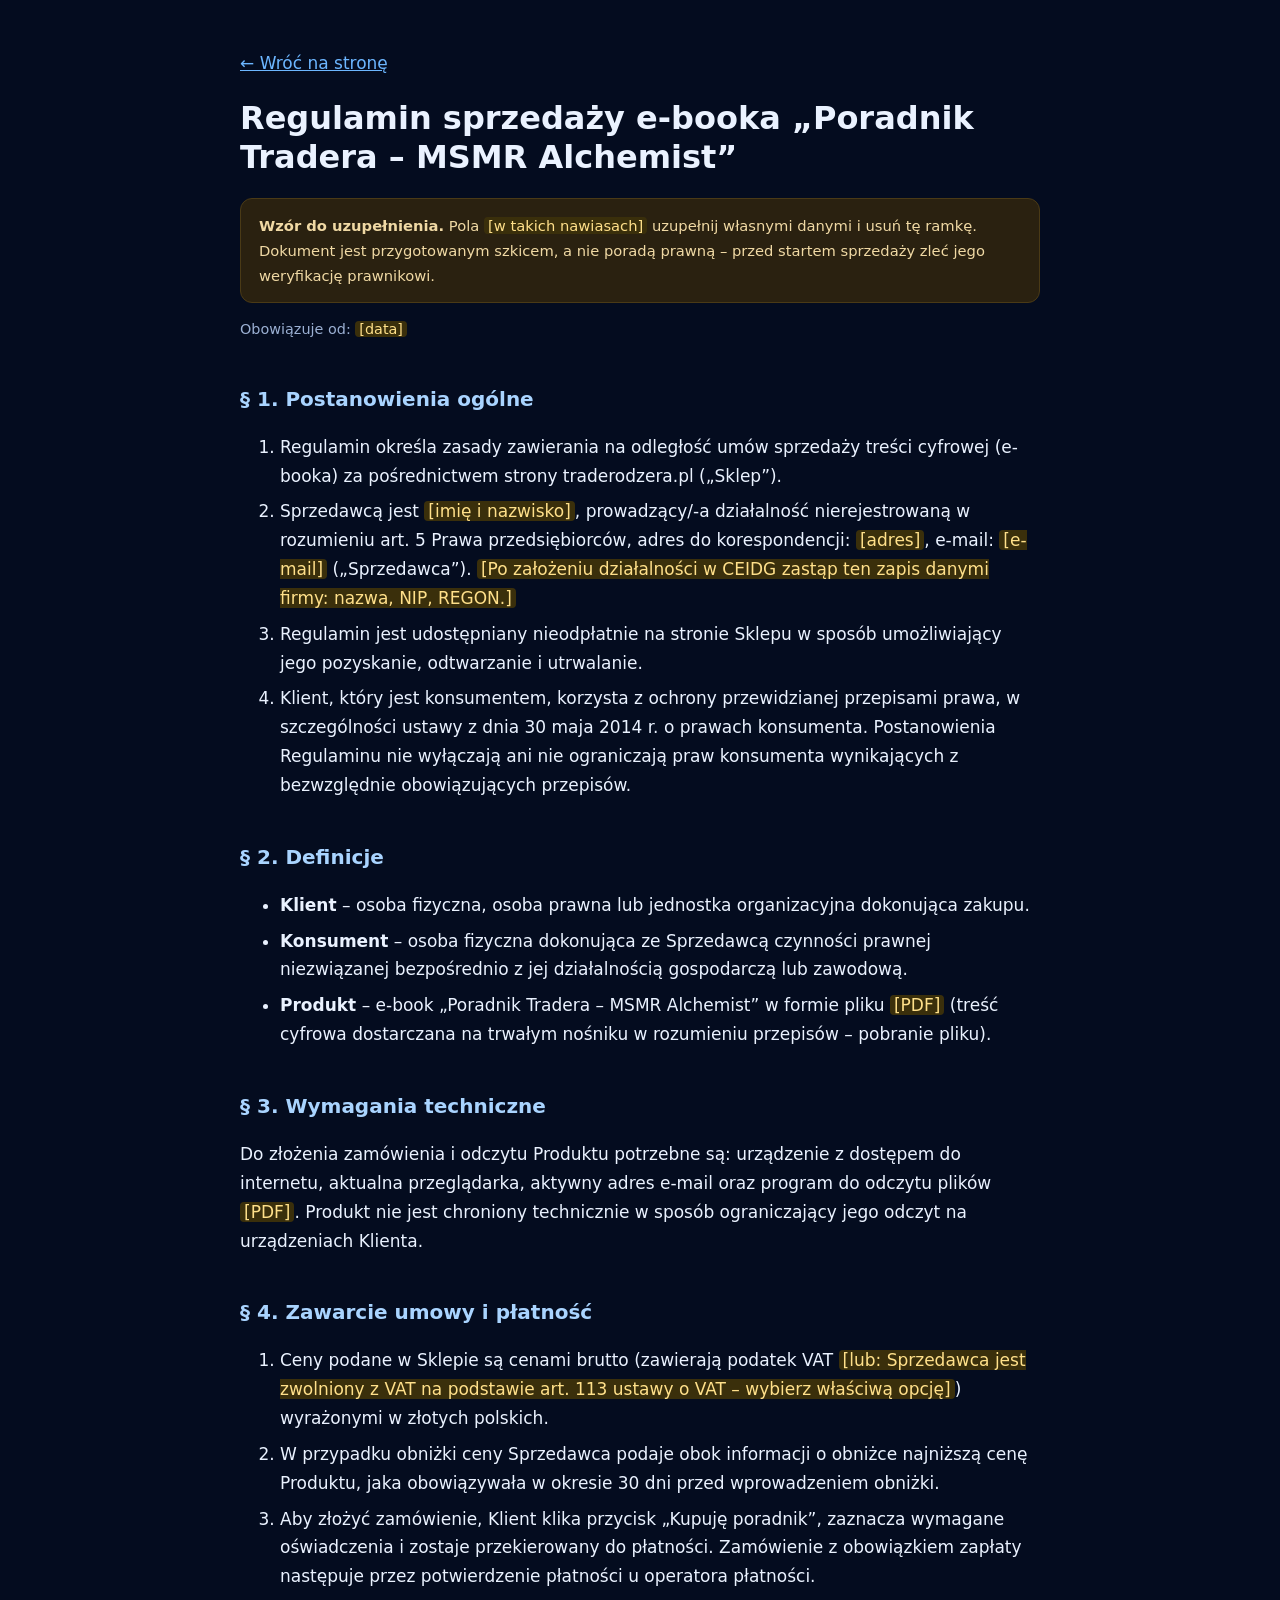
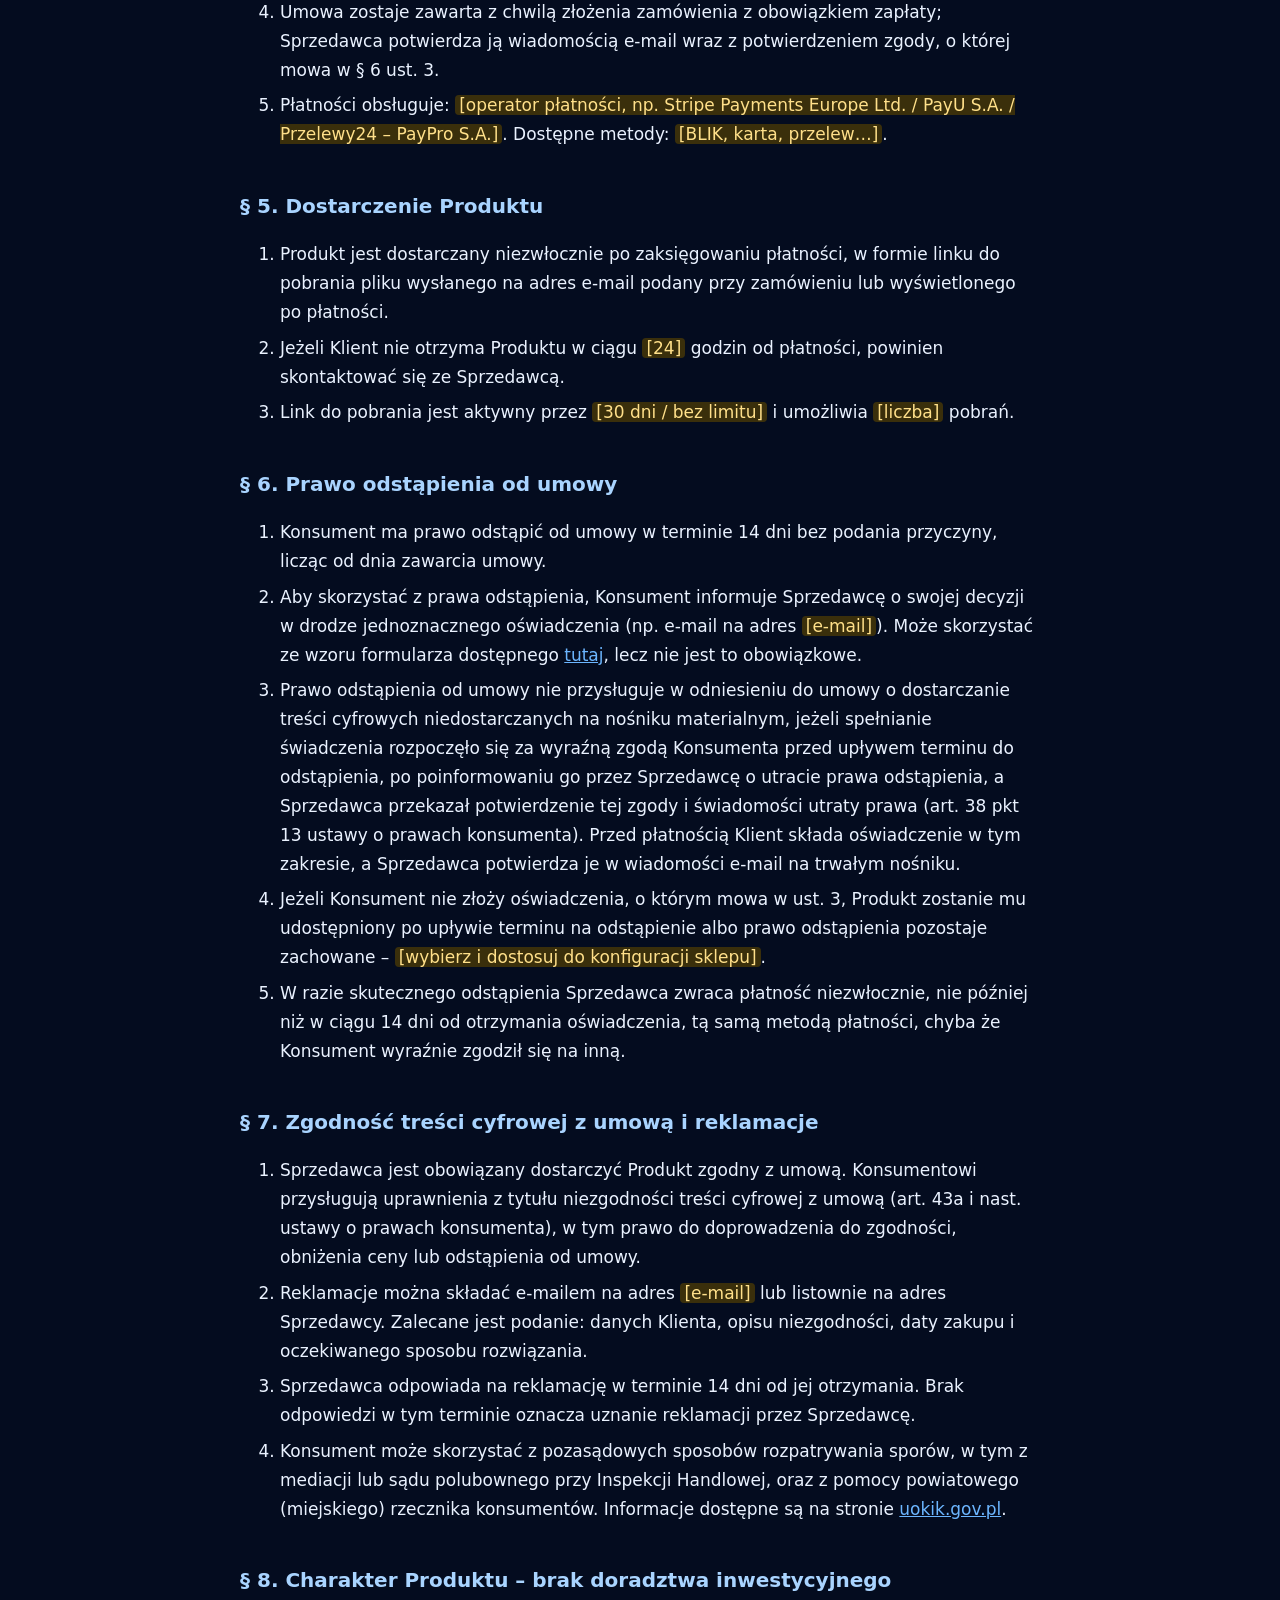
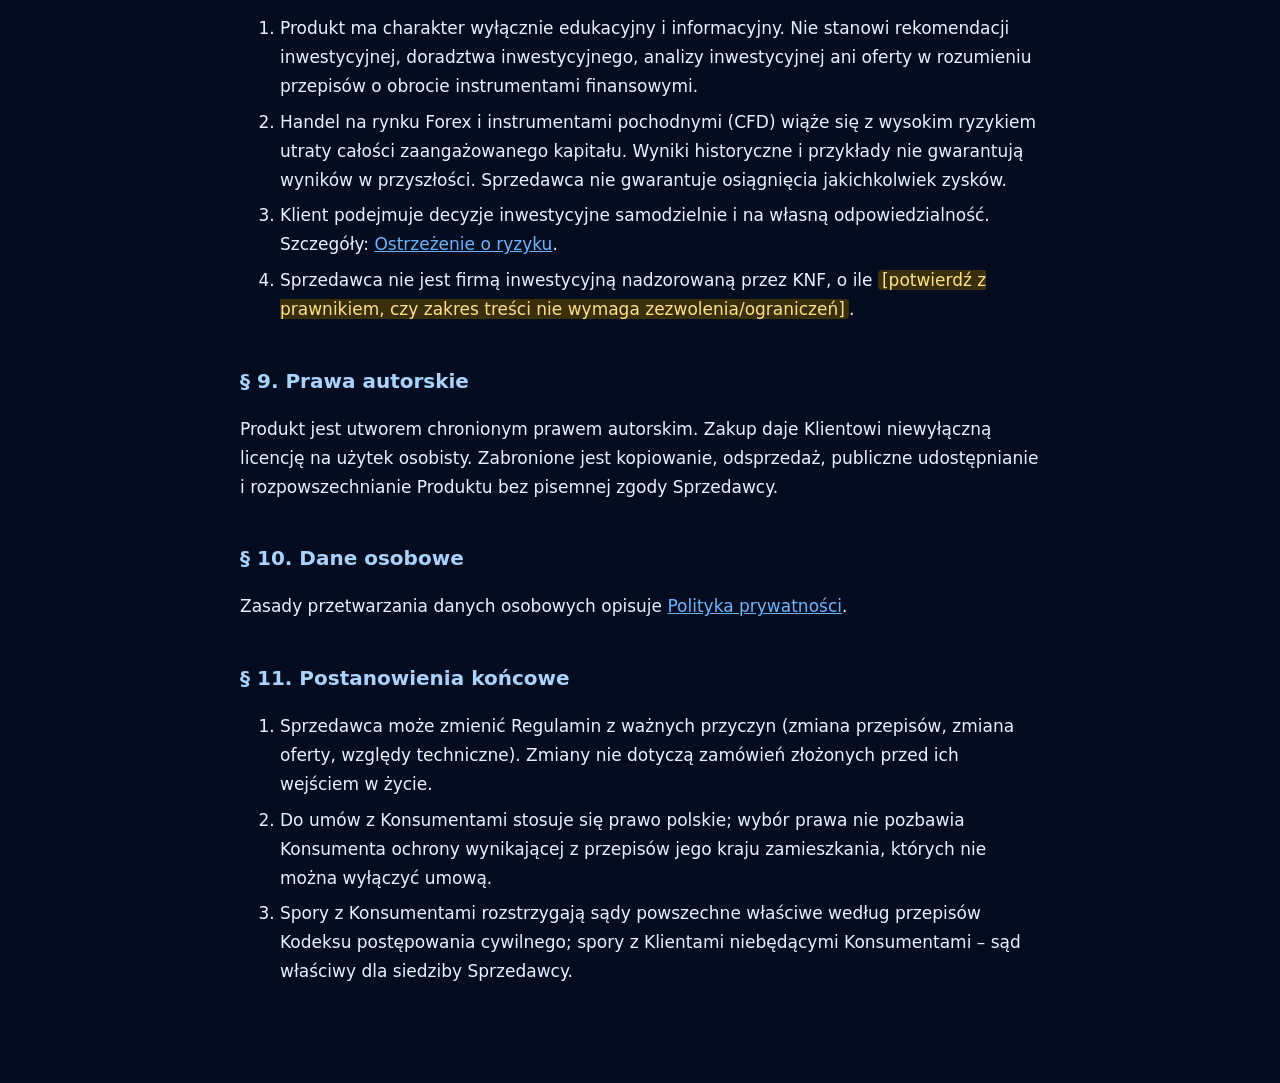
<file: regulamin.html>
<!doctype html><html lang="pl"><head><meta charset="utf-8"><meta name="viewport" content="width=device-width, initial-scale=1"><meta name="color-scheme" content="dark"><link rel="stylesheet" href="legal.css"><title>Regulamin sklepu</title></head><body>
<p><a href="index.html">← Wróć na stronę</a></p><h1>Regulamin sprzedaży e-booka „Poradnik Tradera – MSMR Alchemist”</h1>
<p class="note"><b>Wzór do uzupełnienia.</b> Pola <mark>[w takich nawiasach]</mark> uzupełnij własnymi danymi i usuń tę ramkę. Dokument jest przygotowanym szkicem, a nie poradą prawną – przed startem sprzedaży zleć jego weryfikację prawnikowi.</p>
<p class="muted">Obowiązuje od: <mark>[data]</mark></p>

<h2>§ 1. Postanowienia ogólne</h2>
<ol>
<li>Regulamin określa zasady zawierania na odległość umów sprzedaży treści cyfrowej (e-booka) za pośrednictwem strony traderodzera.pl („Sklep”).</li>
<li>Sprzedawcą jest <mark>[imię i nazwisko]</mark>, prowadzący/-a działalność nierejestrowaną w rozumieniu art. 5 Prawa przedsiębiorców, adres do korespondencji: <mark>[adres]</mark>, e-mail: <mark>[e-mail]</mark> („Sprzedawca”). <mark>[Po założeniu działalności w CEIDG zastąp ten zapis danymi firmy: nazwa, NIP, REGON.]</mark></li>
<li>Regulamin jest udostępniany nieodpłatnie na stronie Sklepu w sposób umożliwiający jego pozyskanie, odtwarzanie i utrwalanie.</li>
<li>Klient, który jest konsumentem, korzysta z ochrony przewidzianej przepisami prawa, w szczególności ustawy z dnia 30 maja 2014 r. o prawach konsumenta. Postanowienia Regulaminu nie wyłączają ani nie ograniczają praw konsumenta wynikających z bezwzględnie obowiązujących przepisów.</li>
</ol>

<h2>§ 2. Definicje</h2>
<ul>
<li><b>Klient</b> – osoba fizyczna, osoba prawna lub jednostka organizacyjna dokonująca zakupu.</li>
<li><b>Konsument</b> – osoba fizyczna dokonująca ze Sprzedawcą czynności prawnej niezwiązanej bezpośrednio z jej działalnością gospodarczą lub zawodową.</li>
<li><b>Produkt</b> – e-book „Poradnik Tradera – MSMR Alchemist” w formie pliku <mark>[PDF]</mark> (treść cyfrowa dostarczana na trwałym nośniku w rozumieniu przepisów – pobranie pliku).</li>
</ul>

<h2>§ 3. Wymagania techniczne</h2>
<p>Do złożenia zamówienia i odczytu Produktu potrzebne są: urządzenie z dostępem do internetu, aktualna przeglądarka, aktywny adres e-mail oraz program do odczytu plików <mark>[PDF]</mark>. Produkt nie jest chroniony technicznie w sposób ograniczający jego odczyt na urządzeniach Klienta.</p>

<h2>§ 4. Zawarcie umowy i płatność</h2>
<ol>
<li>Ceny podane w Sklepie są cenami brutto (zawierają podatek VAT <mark>[lub: Sprzedawca jest zwolniony z VAT na podstawie art. 113 ustawy o VAT – wybierz właściwą opcję]</mark>) wyrażonymi w złotych polskich.</li>
<li>W przypadku obniżki ceny Sprzedawca podaje obok informacji o obniżce najniższą cenę Produktu, jaka obowiązywała w okresie 30 dni przed wprowadzeniem obniżki.</li>
<li>Aby złożyć zamówienie, Klient klika przycisk „Kupuję poradnik”, zaznacza wymagane oświadczenia i zostaje przekierowany do płatności. Zamówienie z obowiązkiem zapłaty następuje przez potwierdzenie płatności u operatora płatności.</li>
<li>Umowa zostaje zawarta z chwilą złożenia zamówienia z obowiązkiem zapłaty; Sprzedawca potwierdza ją wiadomością e-mail wraz z potwierdzeniem zgody, o której mowa w § 6 ust. 3.</li>
<li>Płatności obsługuje: <mark>[operator płatności, np. Stripe Payments Europe Ltd. / PayU S.A. / Przelewy24 – PayPro S.A.]</mark>. Dostępne metody: <mark>[BLIK, karta, przelew…]</mark>.</li>
</ol>

<h2>§ 5. Dostarczenie Produktu</h2>
<ol>
<li>Produkt jest dostarczany niezwłocznie po zaksięgowaniu płatności, w formie linku do pobrania pliku wysłanego na adres e-mail podany przy zamówieniu lub wyświetlonego po płatności.</li>
<li>Jeżeli Klient nie otrzyma Produktu w ciągu <mark>[24]</mark> godzin od płatności, powinien skontaktować się ze Sprzedawcą.</li>
<li>Link do pobrania jest aktywny przez <mark>[30 dni / bez limitu]</mark> i umożliwia <mark>[liczba]</mark> pobrań.</li>
</ol>

<h2>§ 6. Prawo odstąpienia od umowy</h2>
<ol>
<li>Konsument ma prawo odstąpić od umowy w terminie 14 dni bez podania przyczyny, licząc od dnia zawarcia umowy.</li>
<li>Aby skorzystać z prawa odstąpienia, Konsument informuje Sprzedawcę o swojej decyzji w drodze jednoznacznego oświadczenia (np. e-mail na adres <mark>[e-mail]</mark>). Może skorzystać ze wzoru formularza dostępnego <a href="odstapienie.html">tutaj</a>, lecz nie jest to obowiązkowe.</li>
<li>Prawo odstąpienia od umowy nie przysługuje w odniesieniu do umowy o dostarczanie treści cyfrowych niedostarczanych na nośniku materialnym, jeżeli spełnianie świadczenia rozpoczęło się za wyraźną zgodą Konsumenta przed upływem terminu do odstąpienia, po poinformowaniu go przez Sprzedawcę o utracie prawa odstąpienia, a Sprzedawca przekazał potwierdzenie tej zgody i świadomości utraty prawa (art. 38 pkt 13 ustawy o prawach konsumenta). Przed płatnością Klient składa oświadczenie w tym zakresie, a Sprzedawca potwierdza je w wiadomości e-mail na trwałym nośniku.</li>
<li>Jeżeli Konsument nie złoży oświadczenia, o którym mowa w ust. 3, Produkt zostanie mu udostępniony po upływie terminu na odstąpienie albo prawo odstąpienia pozostaje zachowane – <mark>[wybierz i dostosuj do konfiguracji sklepu]</mark>.</li>
<li>W razie skutecznego odstąpienia Sprzedawca zwraca płatność niezwłocznie, nie później niż w ciągu 14 dni od otrzymania oświadczenia, tą samą metodą płatności, chyba że Konsument wyraźnie zgodził się na inną.</li>
</ol>

<h2>§ 7. Zgodność treści cyfrowej z umową i reklamacje</h2>
<ol>
<li>Sprzedawca jest obowiązany dostarczyć Produkt zgodny z umową. Konsumentowi przysługują uprawnienia z tytułu niezgodności treści cyfrowej z umową (art. 43a i nast. ustawy o prawach konsumenta), w tym prawo do doprowadzenia do zgodności, obniżenia ceny lub odstąpienia od umowy.</li>
<li>Reklamacje można składać e-mailem na adres <mark>[e-mail]</mark> lub listownie na adres Sprzedawcy. Zalecane jest podanie: danych Klienta, opisu niezgodności, daty zakupu i oczekiwanego sposobu rozwiązania.</li>
<li>Sprzedawca odpowiada na reklamację w terminie 14 dni od jej otrzymania. Brak odpowiedzi w tym terminie oznacza uznanie reklamacji przez Sprzedawcę.</li>
<li>Konsument może skorzystać z pozasądowych sposobów rozpatrywania sporów, w tym z mediacji lub sądu polubownego przy Inspekcji Handlowej, oraz z pomocy powiatowego (miejskiego) rzecznika konsumentów. Informacje dostępne są na stronie <a href="https://uokik.gov.pl">uokik.gov.pl</a>.</li>
</ol>

<h2>§ 8. Charakter Produktu – brak doradztwa inwestycyjnego</h2>
<ol>
<li>Produkt ma charakter wyłącznie edukacyjny i informacyjny. Nie stanowi rekomendacji inwestycyjnej, doradztwa inwestycyjnego, analizy inwestycyjnej ani oferty w rozumieniu przepisów o obrocie instrumentami finansowymi.</li>
<li>Handel na rynku Forex i instrumentami pochodnymi (CFD) wiąże się z wysokim ryzykiem utraty całości zaangażowanego kapitału. Wyniki historyczne i przykłady nie gwarantują wyników w przyszłości. Sprzedawca nie gwarantuje osiągnięcia jakichkolwiek zysków.</li>
<li>Klient podejmuje decyzje inwestycyjne samodzielnie i na własną odpowiedzialność. Szczegóły: <a href="ryzyko.html">Ostrzeżenie o ryzyku</a>.</li>
<li>Sprzedawca nie jest firmą inwestycyjną nadzorowaną przez KNF, o ile <mark>[potwierdź z prawnikiem, czy zakres treści nie wymaga zezwolenia/ograniczeń]</mark>.</li>
</ol>

<h2>§ 9. Prawa autorskie</h2>
<p>Produkt jest utworem chronionym prawem autorskim. Zakup daje Klientowi niewyłączną licencję na użytek osobisty. Zabronione jest kopiowanie, odsprzedaż, publiczne udostępnianie i rozpowszechnianie Produktu bez pisemnej zgody Sprzedawcy.</p>

<h2>§ 10. Dane osobowe</h2>
<p>Zasady przetwarzania danych osobowych opisuje <a href="prywatnosc.html">Polityka prywatności</a>.</p>

<h2>§ 11. Postanowienia końcowe</h2>
<ol>
<li>Sprzedawca może zmienić Regulamin z ważnych przyczyn (zmiana przepisów, zmiana oferty, względy techniczne). Zmiany nie dotyczą zamówień złożonych przed ich wejściem w życie.</li>
<li>Do umów z Konsumentami stosuje się prawo polskie; wybór prawa nie pozbawia Konsumenta ochrony wynikającej z przepisów jego kraju zamieszkania, których nie można wyłączyć umową.</li>
<li>Spory z Konsumentami rozstrzygają sądy powszechne właściwe według przepisów Kodeksu postępowania cywilnego; spory z Klientami niebędącymi Konsumentami – sąd właściwy dla siedziby Sprzedawcy.</li>
</ol>
</body></html>
</file>
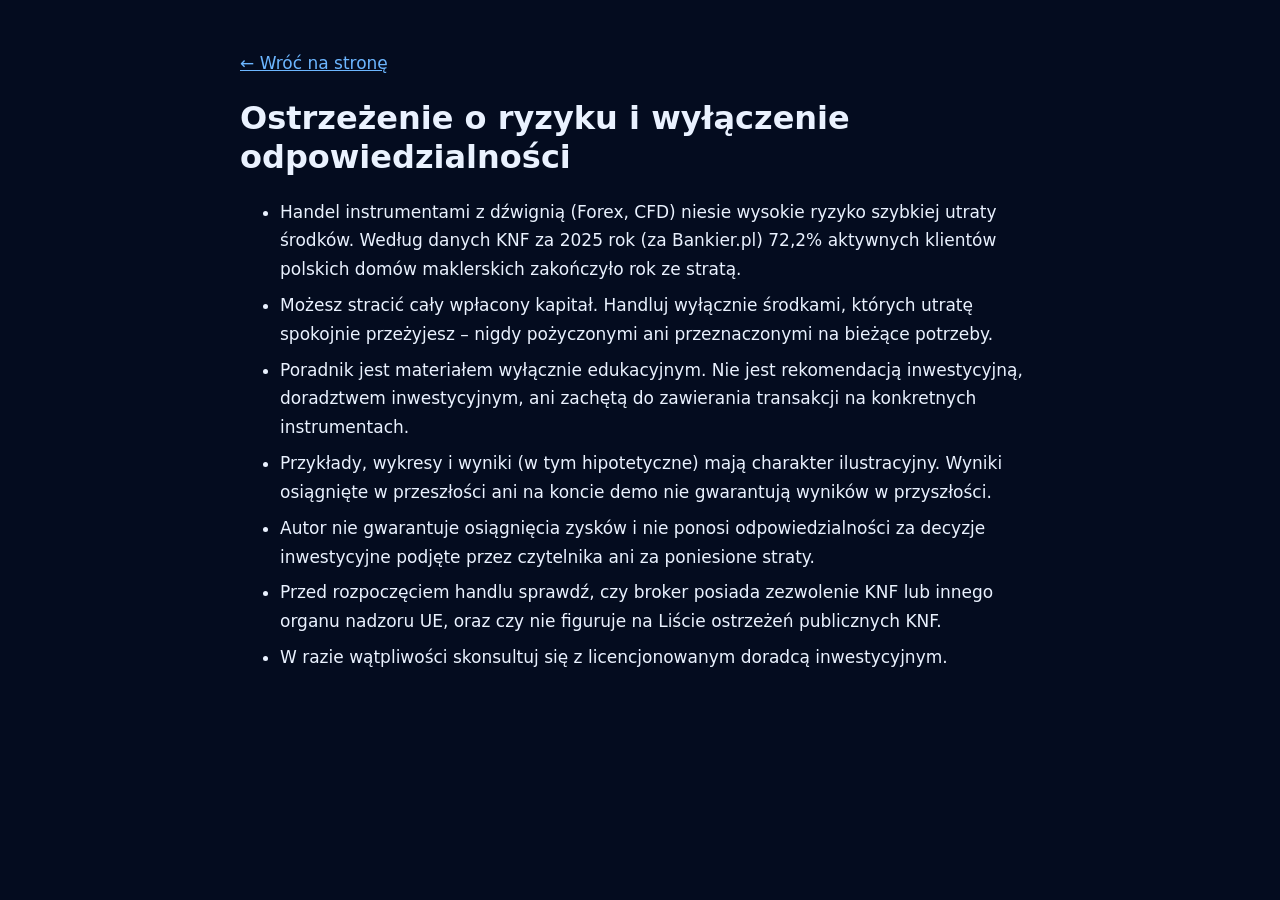
<file: ryzyko.html>
<!doctype html><html lang="pl"><head><meta charset="utf-8"><meta name="viewport" content="width=device-width, initial-scale=1"><meta name="color-scheme" content="dark"><link rel="stylesheet" href="legal.css"><title>Ostrzeżenie o ryzyku</title></head><body>
<p><a href="index.html">← Wróć na stronę</a></p><h1>Ostrzeżenie o ryzyku i wyłączenie odpowiedzialności</h1>
<ul>
<li>Handel instrumentami z dźwignią (Forex, CFD) niesie wysokie ryzyko szybkiej utraty środków. Według danych KNF za 2025 rok (za Bankier.pl) 72,2% aktywnych klientów polskich domów maklerskich zakończyło rok ze stratą.</li>
<li>Możesz stracić cały wpłacony kapitał. Handluj wyłącznie środkami, których utratę spokojnie przeżyjesz – nigdy pożyczonymi ani przeznaczonymi na bieżące potrzeby.</li>
<li>Poradnik jest materiałem wyłącznie edukacyjnym. Nie jest rekomendacją inwestycyjną, doradztwem inwestycyjnym, ani zachętą do zawierania transakcji na konkretnych instrumentach.</li>
<li>Przykłady, wykresy i wyniki (w tym hipotetyczne) mają charakter ilustracyjny. Wyniki osiągnięte w przeszłości ani na koncie demo nie gwarantują wyników w przyszłości.</li>
<li>Autor nie gwarantuje osiągnięcia zysków i nie ponosi odpowiedzialności za decyzje inwestycyjne podjęte przez czytelnika ani za poniesione straty.</li>
<li>Przed rozpoczęciem handlu sprawdź, czy broker posiada zezwolenie KNF lub innego organu nadzoru UE, oraz czy nie figuruje na Liście ostrzeżeń publicznych KNF.</li>
<li>W razie wątpliwości skonsultuj się z licencjonowanym doradcą inwestycyjnym.</li>
</ul>
</body></html>
</file>
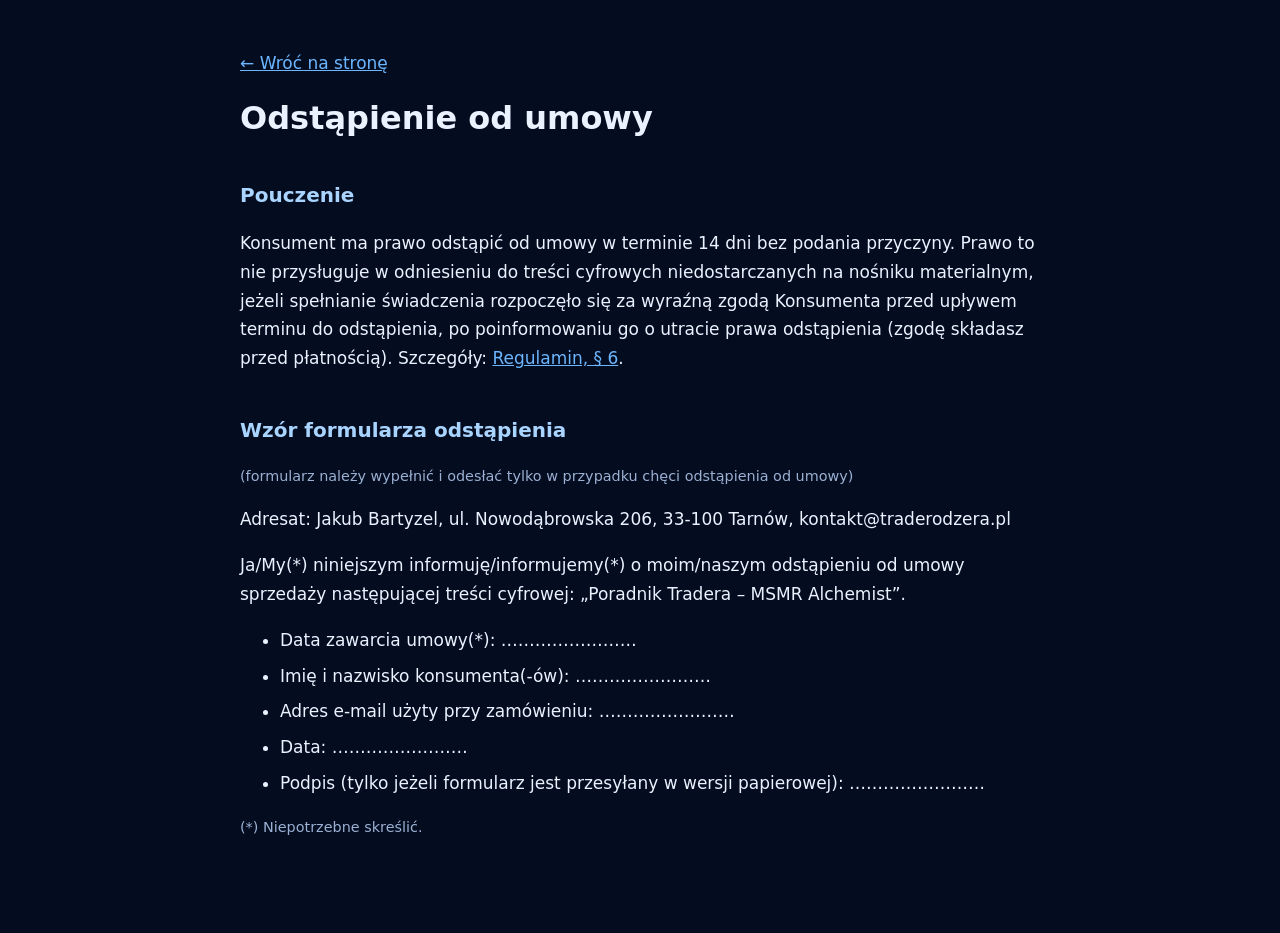
<file: public/odstapienie.html>
<!doctype html><html lang="pl"><head><meta charset="utf-8"><meta name="viewport" content="width=device-width, initial-scale=1"><meta name="color-scheme" content="dark"><link rel="stylesheet" href="legal.css"><title>Odstąpienie od umowy</title></head><body>
<p><a href="index.html">← Wróć na stronę</a></p><h1>Odstąpienie od umowy</h1>

<h2>Pouczenie</h2>
<p>Konsument ma prawo odstąpić od umowy w terminie 14 dni bez podania przyczyny. Prawo to nie przysługuje w odniesieniu do treści cyfrowych niedostarczanych na nośniku materialnym, jeżeli spełnianie świadczenia rozpoczęło się za wyraźną zgodą Konsumenta przed upływem terminu do odstąpienia, po poinformowaniu go o utracie prawa odstąpienia (zgodę składasz przed płatnością). Szczegóły: <a href="regulamin.html">Regulamin, § 6</a>.</p>
<h2>Wzór formularza odstąpienia</h2>
<p class="muted">(formularz należy wypełnić i odesłać tylko w przypadku chęci odstąpienia od umowy)</p>
<p>Adresat: Jakub Bartyzel, ul. Nowodąbrowska 206, 33-100 Tarnów, kontakt@traderodzera.pl</p>
<p>Ja/My(*) niniejszym informuję/informujemy(*) o moim/naszym odstąpieniu od umowy sprzedaży następującej treści cyfrowej: „Poradnik Tradera – MSMR Alchemist”.</p>
<ul>
<li>Data zawarcia umowy(*): ……………………</li>
<li>Imię i nazwisko konsumenta(-ów): ……………………</li>
<li>Adres e-mail użyty przy zamówieniu: ……………………</li>
<li>Data: ……………………</li>
<li>Podpis (tylko jeżeli formularz jest przesyłany w wersji papierowej): ……………………</li>
</ul>
<p class="muted">(*) Niepotrzebne skreślić.</p>
</body></html>
</file>
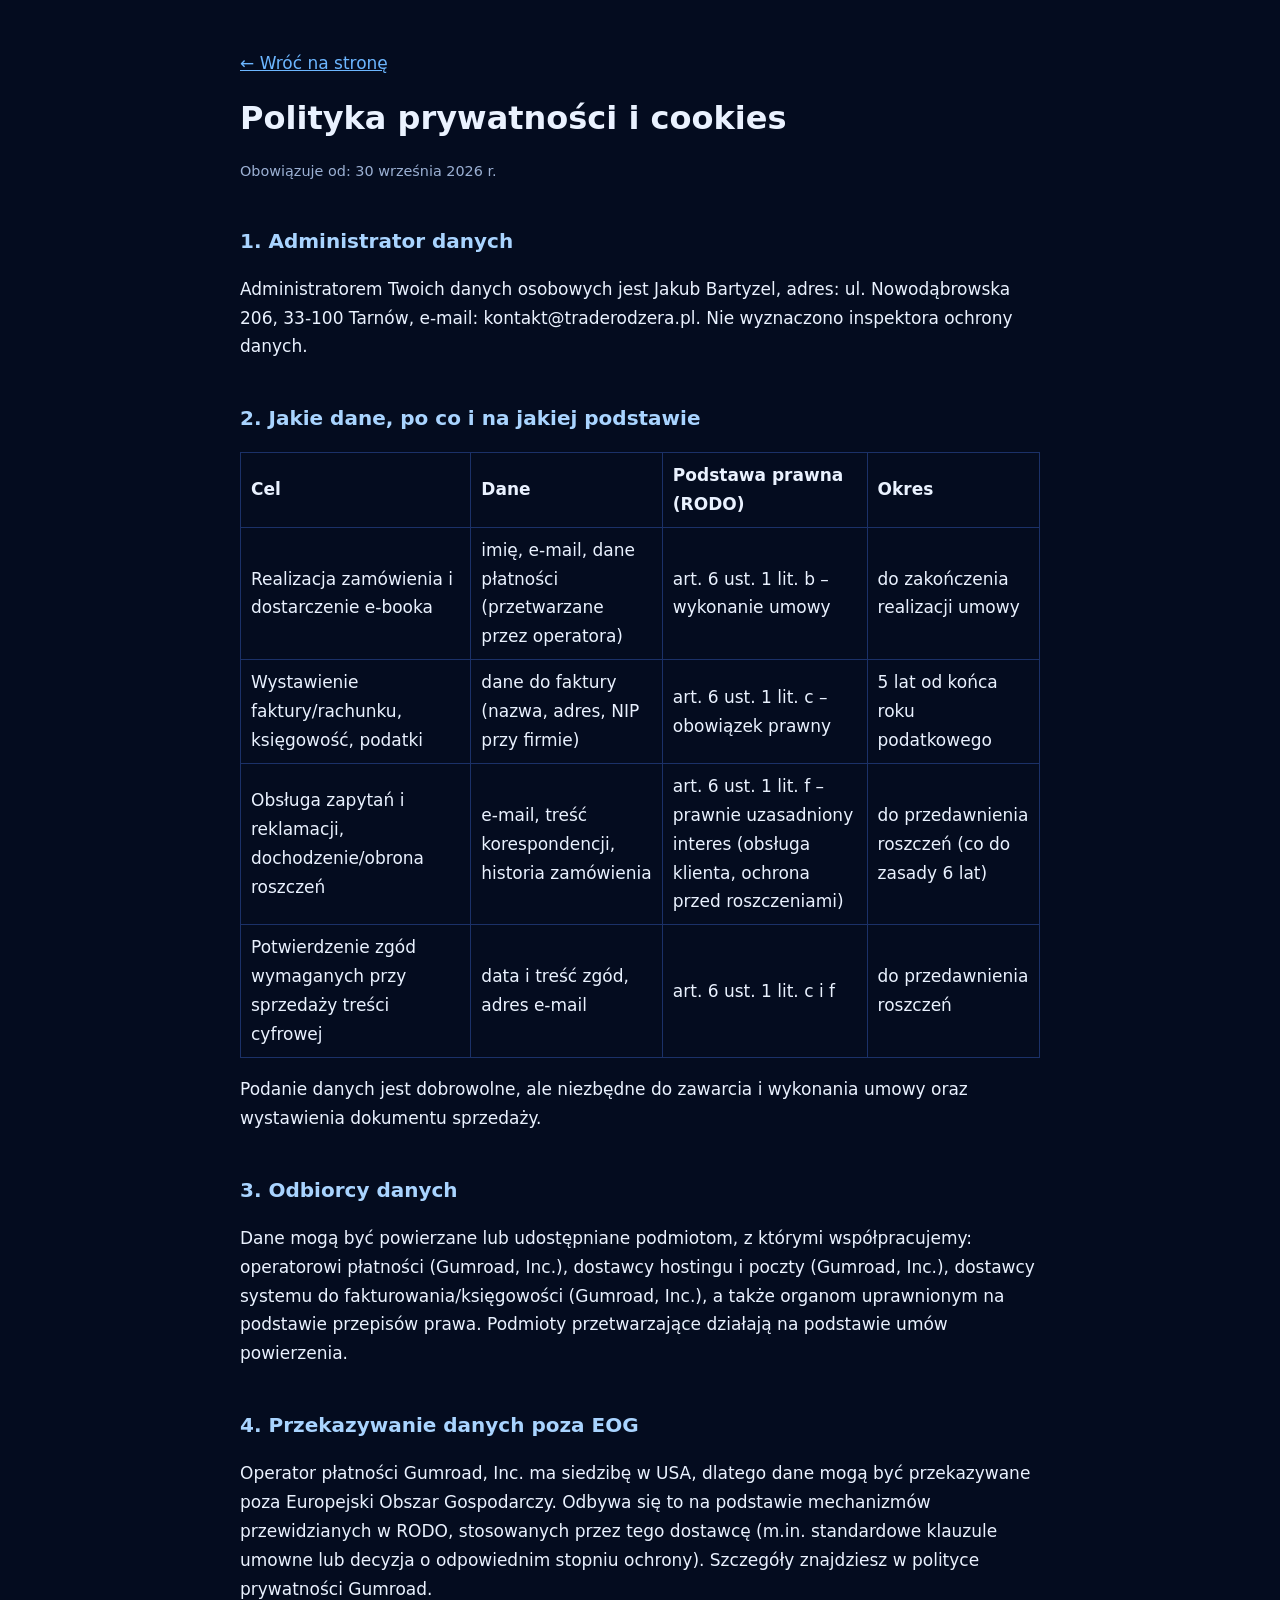
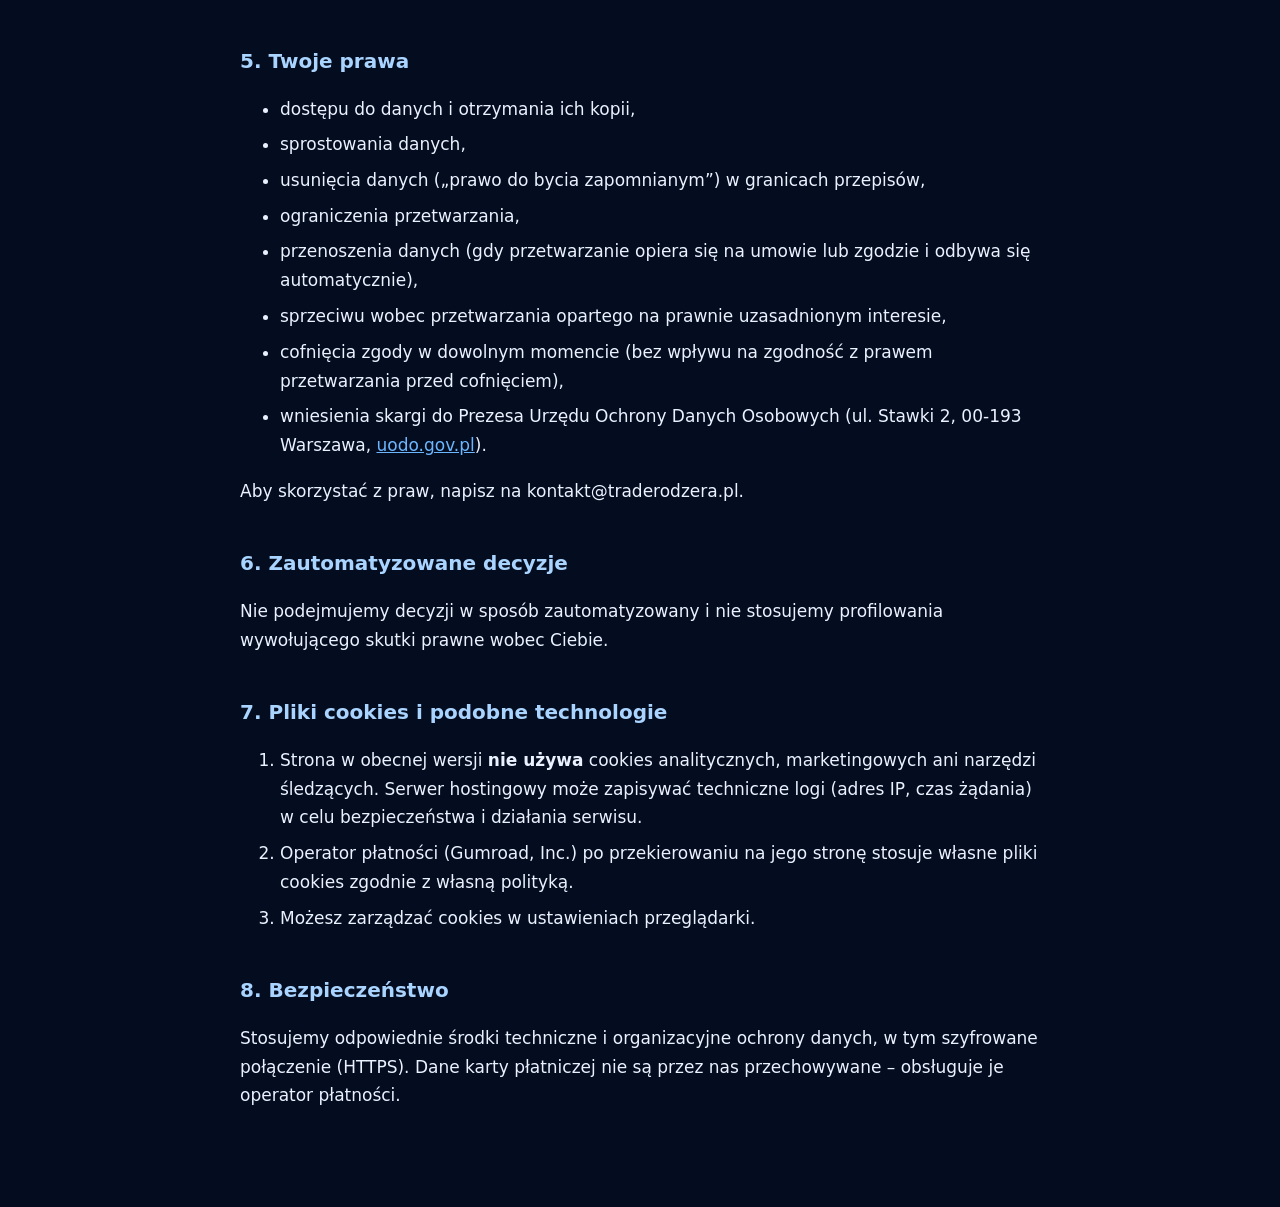
<file: public/prywatnosc.html>
<!doctype html><html lang="pl"><head><meta charset="utf-8"><meta name="viewport" content="width=device-width, initial-scale=1"><meta name="color-scheme" content="dark"><link rel="stylesheet" href="legal.css"><title>Polityka prywatności</title></head><body>
<p><a href="index.html">← Wróć na stronę</a></p><h1>Polityka prywatności i cookies</h1>

<p class="muted">Obowiązuje od: 30 września 2026 r.</p>

<h2>1. Administrator danych</h2>
<p>Administratorem Twoich danych osobowych jest Jakub Bartyzel, adres: ul. Nowodąbrowska 206, 33-100 Tarnów, e-mail: kontakt@traderodzera.pl. Nie wyznaczono inspektora ochrony danych.</p>

<h2>2. Jakie dane, po co i na jakiej podstawie</h2>
<table>
<tr><th>Cel</th><th>Dane</th><th>Podstawa prawna (RODO)</th><th>Okres</th></tr>
<tr><td>Realizacja zamówienia i dostarczenie e-booka</td><td>imię, e-mail, dane płatności (przetwarzane przez operatora)</td><td>art. 6 ust. 1 lit. b – wykonanie umowy</td><td>do zakończenia realizacji umowy</td></tr>
<tr><td>Wystawienie faktury/rachunku, księgowość, podatki</td><td>dane do faktury (nazwa, adres, NIP przy firmie)</td><td>art. 6 ust. 1 lit. c – obowiązek prawny</td><td>5 lat od końca roku podatkowego</td></tr>
<tr><td>Obsługa zapytań i reklamacji, dochodzenie/obrona roszczeń</td><td>e-mail, treść korespondencji, historia zamówienia</td><td>art. 6 ust. 1 lit. f – prawnie uzasadniony interes (obsługa klienta, ochrona przed roszczeniami)</td><td>do przedawnienia roszczeń (co do zasady 6 lat)</td></tr>
<tr><td>Potwierdzenie zgód wymaganych przy sprzedaży treści cyfrowej</td><td>data i treść zgód, adres e-mail</td><td>art. 6 ust. 1 lit. c i f</td><td>do przedawnienia roszczeń</td></tr>
</table>
<p>Podanie danych jest dobrowolne, ale niezbędne do zawarcia i wykonania umowy oraz wystawienia dokumentu sprzedaży.</p>

<h2>3. Odbiorcy danych</h2>
<p>Dane mogą być powierzane lub udostępniane podmiotom, z którymi współpracujemy: operatorowi płatności (Gumroad, Inc.), dostawcy hostingu i poczty (Gumroad, Inc.), dostawcy systemu do fakturowania/księgowości (Gumroad, Inc.), a także organom uprawnionym na podstawie przepisów prawa. Podmioty przetwarzające działają na podstawie umów powierzenia.</p>

<h2>4. Przekazywanie danych poza EOG</h2>
<p>Operator płatności Gumroad, Inc. ma siedzibę w USA, dlatego dane mogą być przekazywane poza Europejski Obszar Gospodarczy. Odbywa się to na podstawie mechanizmów przewidzianych w RODO, stosowanych przez tego dostawcę (m.in. standardowe klauzule umowne lub decyzja o odpowiednim stopniu ochrony). Szczegóły znajdziesz w polityce prywatności Gumroad.</p>

<h2>5. Twoje prawa</h2>
<ul>
<li>dostępu do danych i otrzymania ich kopii,</li>
<li>sprostowania danych,</li>
<li>usunięcia danych („prawo do bycia zapomnianym”) w granicach przepisów,</li>
<li>ograniczenia przetwarzania,</li>
<li>przenoszenia danych (gdy przetwarzanie opiera się na umowie lub zgodzie i odbywa się automatycznie),</li>
<li>sprzeciwu wobec przetwarzania opartego na prawnie uzasadnionym interesie,</li>
<li>cofnięcia zgody w dowolnym momencie (bez wpływu na zgodność z prawem przetwarzania przed cofnięciem),</li>
<li>wniesienia skargi do Prezesa Urzędu Ochrony Danych Osobowych (ul. Stawki 2, 00-193 Warszawa, <a href="https://uodo.gov.pl">uodo.gov.pl</a>).</li>
</ul>
<p>Aby skorzystać z praw, napisz na kontakt@traderodzera.pl.</p>

<h2>6. Zautomatyzowane decyzje</h2>
<p>Nie podejmujemy decyzji w sposób zautomatyzowany i nie stosujemy profilowania wywołującego skutki prawne wobec Ciebie.</p>

<h2>7. Pliki cookies i podobne technologie</h2>
<ol>
<li>Strona w obecnej wersji <b>nie używa</b> cookies analitycznych, marketingowych ani narzędzi śledzących. Serwer hostingowy może zapisywać techniczne logi (adres IP, czas żądania) w celu bezpieczeństwa i działania serwisu.</li>
<li>Operator płatności (Gumroad, Inc.) po przekierowaniu na jego stronę stosuje własne pliki cookies zgodnie z własną polityką.</li>

<li>Możesz zarządzać cookies w ustawieniach przeglądarki.</li>
</ol>

<h2>8. Bezpieczeństwo</h2>
<p>Stosujemy odpowiednie środki techniczne i organizacyjne ochrony danych, w tym szyfrowane połączenie (HTTPS). Dane karty płatniczej nie są przez nas przechowywane – obsługuje je operator płatności.</p>
</body></html>
</file>
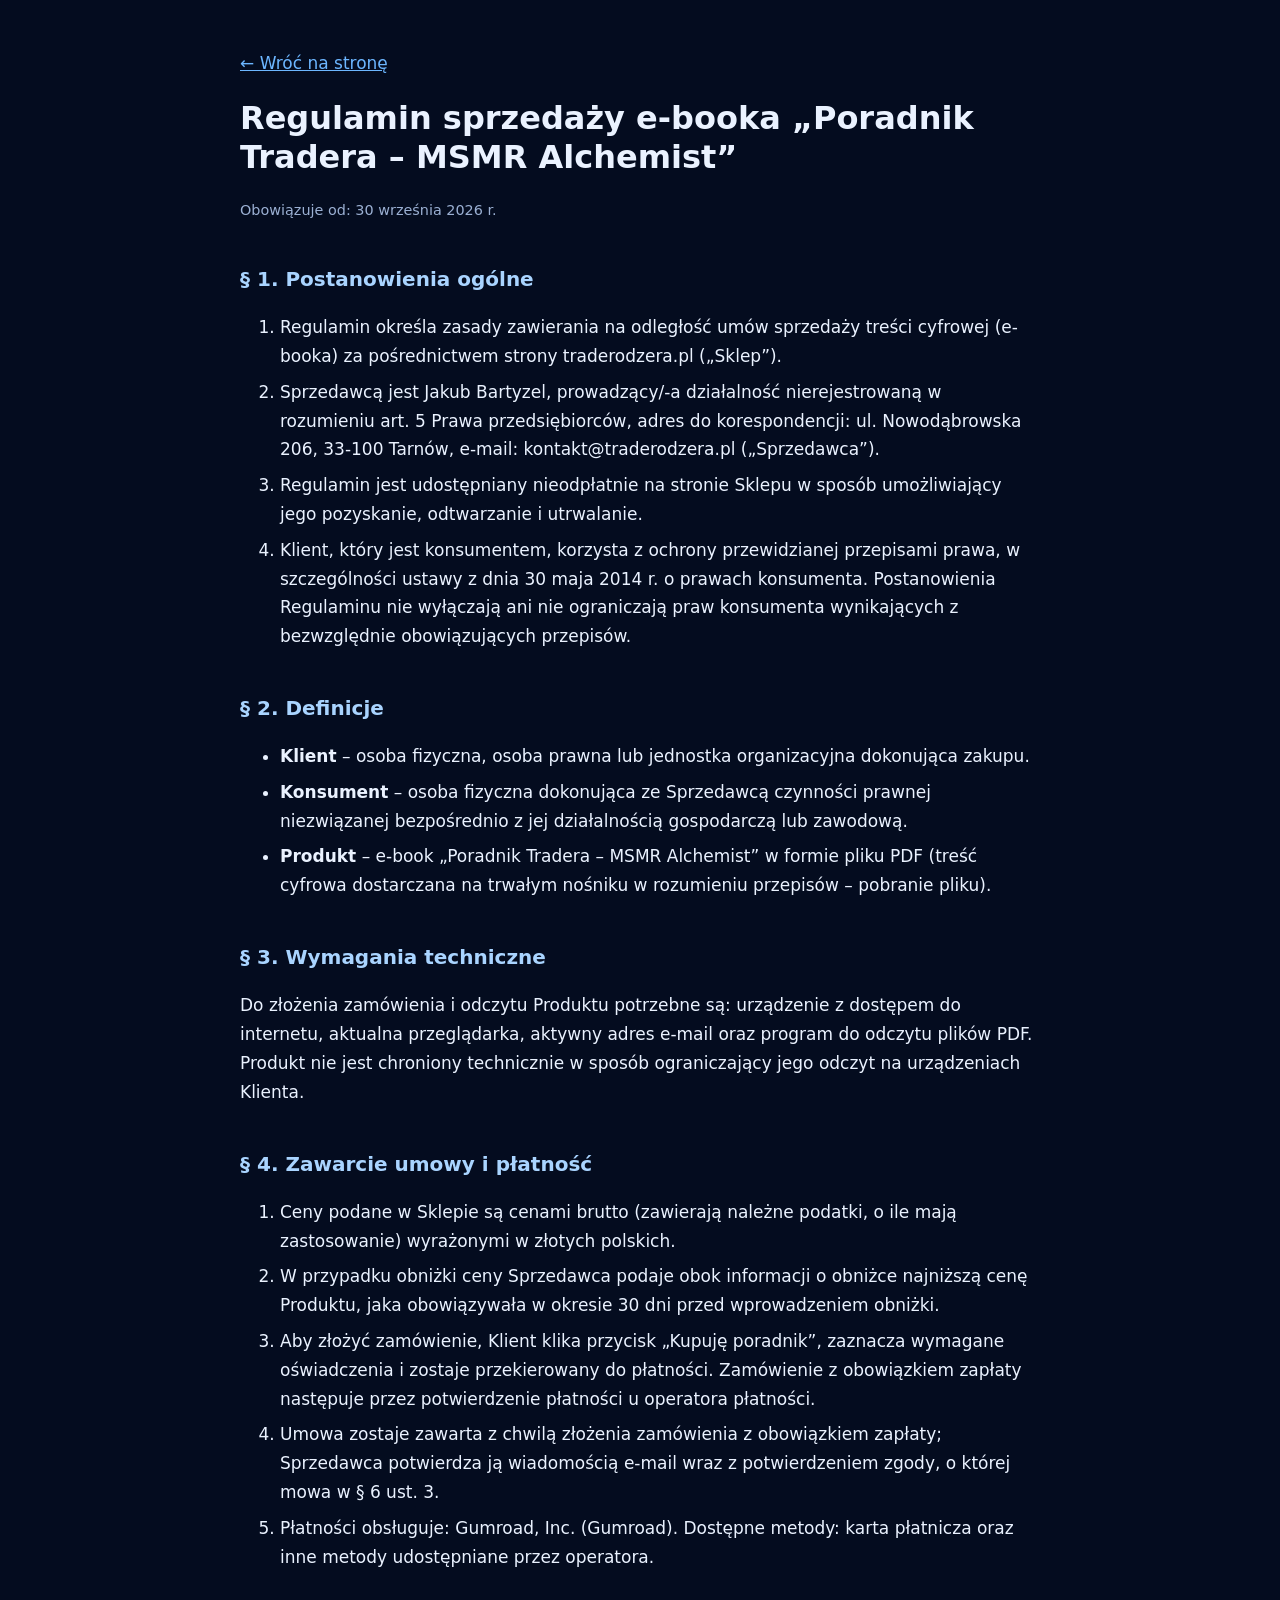
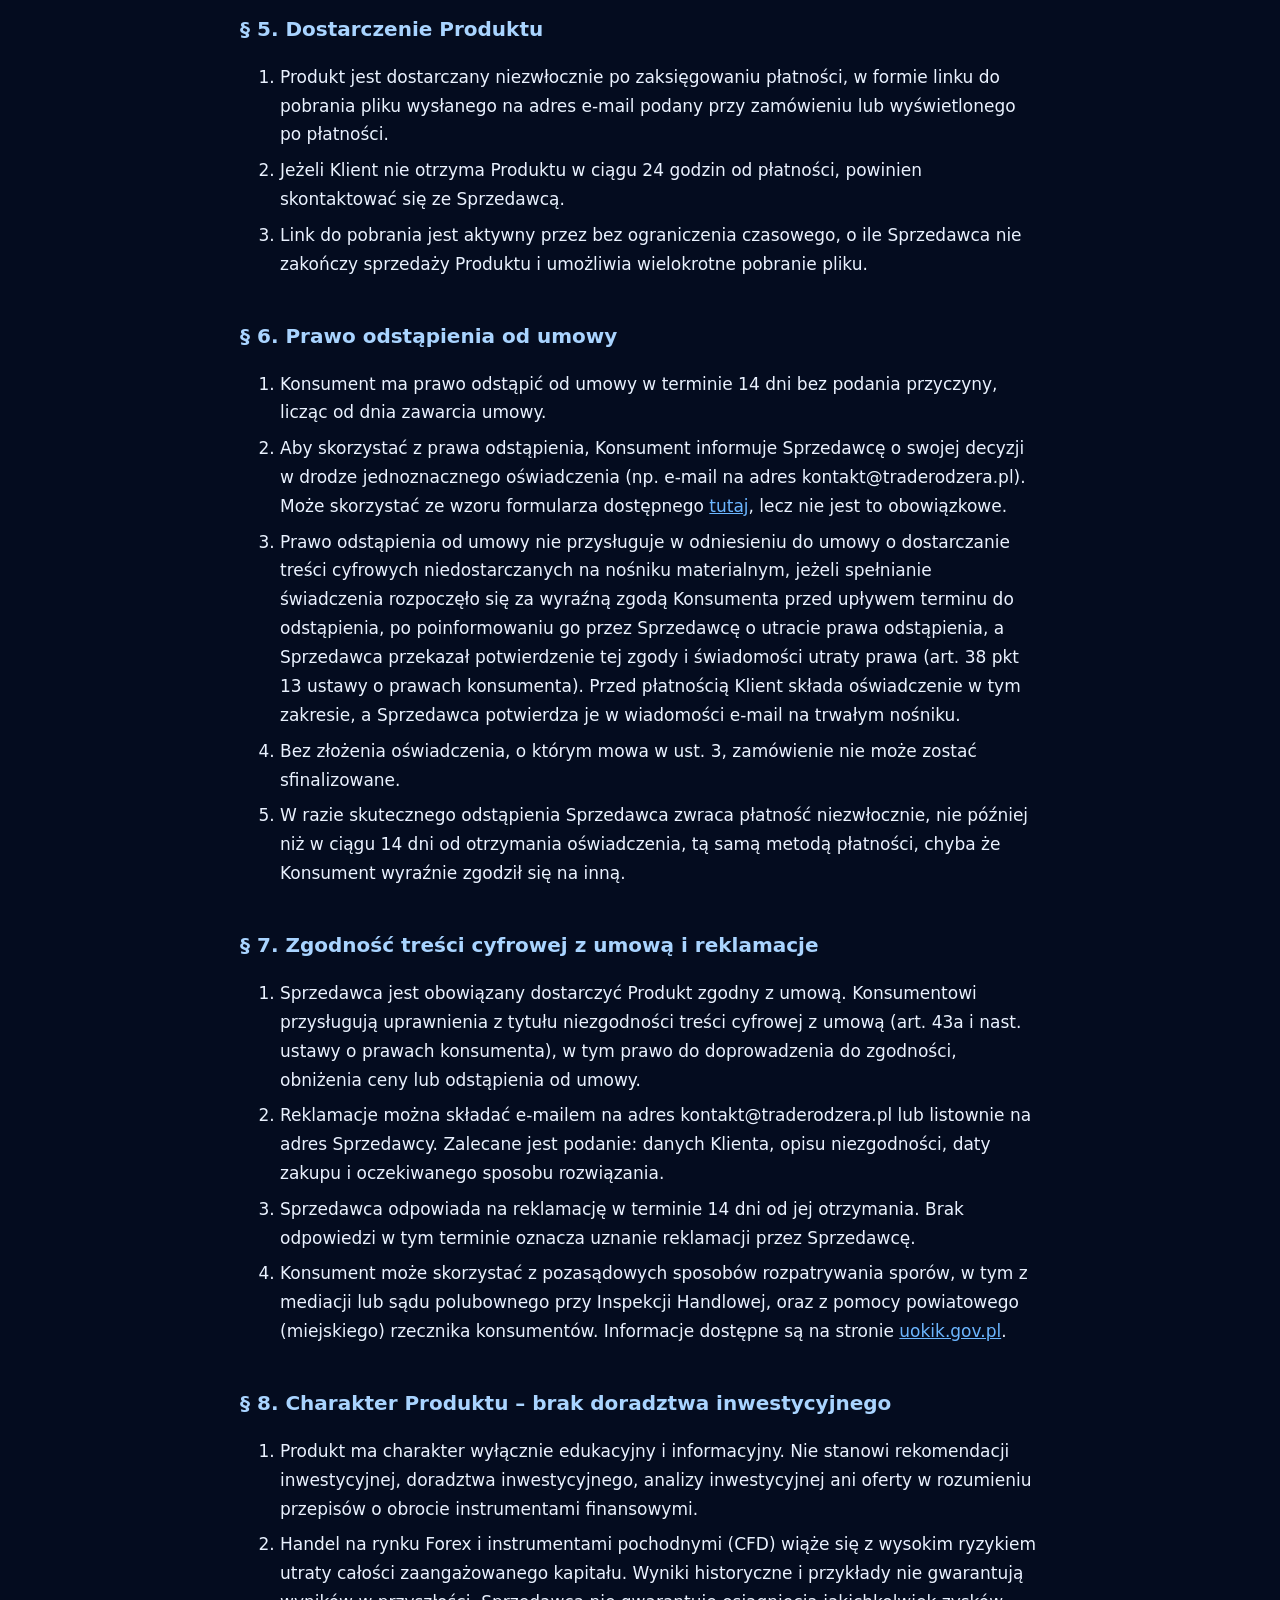
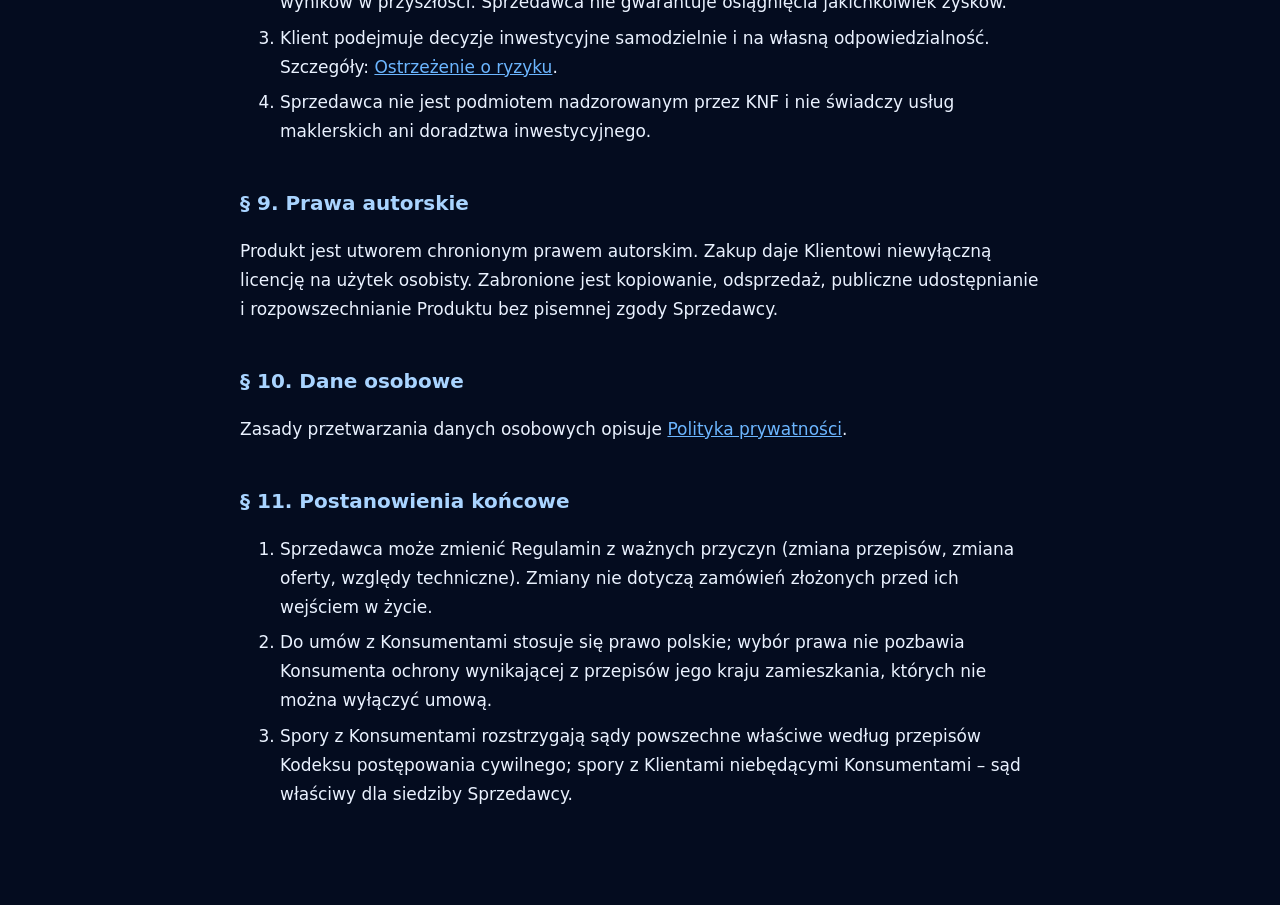
<file: public/regulamin.html>
<!doctype html><html lang="pl"><head><meta charset="utf-8"><meta name="viewport" content="width=device-width, initial-scale=1"><meta name="color-scheme" content="dark"><link rel="stylesheet" href="legal.css"><title>Regulamin sklepu</title></head><body>
<p><a href="index.html">← Wróć na stronę</a></p><h1>Regulamin sprzedaży e-booka „Poradnik Tradera – MSMR Alchemist”</h1>

<p class="muted">Obowiązuje od: 30 września 2026 r.</p>

<h2>§ 1. Postanowienia ogólne</h2>
<ol>
<li>Regulamin określa zasady zawierania na odległość umów sprzedaży treści cyfrowej (e-booka) za pośrednictwem strony traderodzera.pl („Sklep”).</li>
<li>Sprzedawcą jest Jakub Bartyzel, prowadzący/-a działalność nierejestrowaną w rozumieniu art. 5 Prawa przedsiębiorców, adres do korespondencji: ul. Nowodąbrowska 206, 33-100 Tarnów, e-mail: kontakt@traderodzera.pl („Sprzedawca”).</li>
<li>Regulamin jest udostępniany nieodpłatnie na stronie Sklepu w sposób umożliwiający jego pozyskanie, odtwarzanie i utrwalanie.</li>
<li>Klient, który jest konsumentem, korzysta z ochrony przewidzianej przepisami prawa, w szczególności ustawy z dnia 30 maja 2014 r. o prawach konsumenta. Postanowienia Regulaminu nie wyłączają ani nie ograniczają praw konsumenta wynikających z bezwzględnie obowiązujących przepisów.</li>
</ol>

<h2>§ 2. Definicje</h2>
<ul>
<li><b>Klient</b> – osoba fizyczna, osoba prawna lub jednostka organizacyjna dokonująca zakupu.</li>
<li><b>Konsument</b> – osoba fizyczna dokonująca ze Sprzedawcą czynności prawnej niezwiązanej bezpośrednio z jej działalnością gospodarczą lub zawodową.</li>
<li><b>Produkt</b> – e-book „Poradnik Tradera – MSMR Alchemist” w formie pliku PDF (treść cyfrowa dostarczana na trwałym nośniku w rozumieniu przepisów – pobranie pliku).</li>
</ul>

<h2>§ 3. Wymagania techniczne</h2>
<p>Do złożenia zamówienia i odczytu Produktu potrzebne są: urządzenie z dostępem do internetu, aktualna przeglądarka, aktywny adres e-mail oraz program do odczytu plików PDF. Produkt nie jest chroniony technicznie w sposób ograniczający jego odczyt na urządzeniach Klienta.</p>

<h2>§ 4. Zawarcie umowy i płatność</h2>
<ol>
<li>Ceny podane w Sklepie są cenami brutto (zawierają należne podatki, o ile mają zastosowanie) wyrażonymi w złotych polskich.</li>
<li>W przypadku obniżki ceny Sprzedawca podaje obok informacji o obniżce najniższą cenę Produktu, jaka obowiązywała w okresie 30 dni przed wprowadzeniem obniżki.</li>
<li>Aby złożyć zamówienie, Klient klika przycisk „Kupuję poradnik”, zaznacza wymagane oświadczenia i zostaje przekierowany do płatności. Zamówienie z obowiązkiem zapłaty następuje przez potwierdzenie płatności u operatora płatności.</li>
<li>Umowa zostaje zawarta z chwilą złożenia zamówienia z obowiązkiem zapłaty; Sprzedawca potwierdza ją wiadomością e-mail wraz z potwierdzeniem zgody, o której mowa w § 6 ust. 3.</li>
<li>Płatności obsługuje: Gumroad, Inc. (Gumroad). Dostępne metody: karta płatnicza oraz inne metody udostępniane przez operatora.</li>
</ol>

<h2>§ 5. Dostarczenie Produktu</h2>
<ol>
<li>Produkt jest dostarczany niezwłocznie po zaksięgowaniu płatności, w formie linku do pobrania pliku wysłanego na adres e-mail podany przy zamówieniu lub wyświetlonego po płatności.</li>
<li>Jeżeli Klient nie otrzyma Produktu w ciągu 24 godzin od płatności, powinien skontaktować się ze Sprzedawcą.</li>
<li>Link do pobrania jest aktywny przez bez ograniczenia czasowego, o ile Sprzedawca nie zakończy sprzedaży Produktu i umożliwia wielokrotne pobranie pliku.</li>
</ol>

<h2>§ 6. Prawo odstąpienia od umowy</h2>
<ol>
<li>Konsument ma prawo odstąpić od umowy w terminie 14 dni bez podania przyczyny, licząc od dnia zawarcia umowy.</li>
<li>Aby skorzystać z prawa odstąpienia, Konsument informuje Sprzedawcę o swojej decyzji w drodze jednoznacznego oświadczenia (np. e-mail na adres kontakt@traderodzera.pl). Może skorzystać ze wzoru formularza dostępnego <a href="odstapienie.html">tutaj</a>, lecz nie jest to obowiązkowe.</li>
<li>Prawo odstąpienia od umowy nie przysługuje w odniesieniu do umowy o dostarczanie treści cyfrowych niedostarczanych na nośniku materialnym, jeżeli spełnianie świadczenia rozpoczęło się za wyraźną zgodą Konsumenta przed upływem terminu do odstąpienia, po poinformowaniu go przez Sprzedawcę o utracie prawa odstąpienia, a Sprzedawca przekazał potwierdzenie tej zgody i świadomości utraty prawa (art. 38 pkt 13 ustawy o prawach konsumenta). Przed płatnością Klient składa oświadczenie w tym zakresie, a Sprzedawca potwierdza je w wiadomości e-mail na trwałym nośniku.</li>
<li>Bez złożenia oświadczenia, o którym mowa w ust. 3, zamówienie nie może zostać sfinalizowane.</li>
<li>W razie skutecznego odstąpienia Sprzedawca zwraca płatność niezwłocznie, nie później niż w ciągu 14 dni od otrzymania oświadczenia, tą samą metodą płatności, chyba że Konsument wyraźnie zgodził się na inną.</li>
</ol>

<h2>§ 7. Zgodność treści cyfrowej z umową i reklamacje</h2>
<ol>
<li>Sprzedawca jest obowiązany dostarczyć Produkt zgodny z umową. Konsumentowi przysługują uprawnienia z tytułu niezgodności treści cyfrowej z umową (art. 43a i nast. ustawy o prawach konsumenta), w tym prawo do doprowadzenia do zgodności, obniżenia ceny lub odstąpienia od umowy.</li>
<li>Reklamacje można składać e-mailem na adres kontakt@traderodzera.pl lub listownie na adres Sprzedawcy. Zalecane jest podanie: danych Klienta, opisu niezgodności, daty zakupu i oczekiwanego sposobu rozwiązania.</li>
<li>Sprzedawca odpowiada na reklamację w terminie 14 dni od jej otrzymania. Brak odpowiedzi w tym terminie oznacza uznanie reklamacji przez Sprzedawcę.</li>
<li>Konsument może skorzystać z pozasądowych sposobów rozpatrywania sporów, w tym z mediacji lub sądu polubownego przy Inspekcji Handlowej, oraz z pomocy powiatowego (miejskiego) rzecznika konsumentów. Informacje dostępne są na stronie <a href="https://uokik.gov.pl">uokik.gov.pl</a>.</li>
</ol>

<h2>§ 8. Charakter Produktu – brak doradztwa inwestycyjnego</h2>
<ol>
<li>Produkt ma charakter wyłącznie edukacyjny i informacyjny. Nie stanowi rekomendacji inwestycyjnej, doradztwa inwestycyjnego, analizy inwestycyjnej ani oferty w rozumieniu przepisów o obrocie instrumentami finansowymi.</li>
<li>Handel na rynku Forex i instrumentami pochodnymi (CFD) wiąże się z wysokim ryzykiem utraty całości zaangażowanego kapitału. Wyniki historyczne i przykłady nie gwarantują wyników w przyszłości. Sprzedawca nie gwarantuje osiągnięcia jakichkolwiek zysków.</li>
<li>Klient podejmuje decyzje inwestycyjne samodzielnie i na własną odpowiedzialność. Szczegóły: <a href="ryzyko.html">Ostrzeżenie o ryzyku</a>.</li>
<li>Sprzedawca nie jest podmiotem nadzorowanym przez KNF i nie świadczy usług maklerskich ani doradztwa inwestycyjnego.</li>
</ol>

<h2>§ 9. Prawa autorskie</h2>
<p>Produkt jest utworem chronionym prawem autorskim. Zakup daje Klientowi niewyłączną licencję na użytek osobisty. Zabronione jest kopiowanie, odsprzedaż, publiczne udostępnianie i rozpowszechnianie Produktu bez pisemnej zgody Sprzedawcy.</p>

<h2>§ 10. Dane osobowe</h2>
<p>Zasady przetwarzania danych osobowych opisuje <a href="prywatnosc.html">Polityka prywatności</a>.</p>

<h2>§ 11. Postanowienia końcowe</h2>
<ol>
<li>Sprzedawca może zmienić Regulamin z ważnych przyczyn (zmiana przepisów, zmiana oferty, względy techniczne). Zmiany nie dotyczą zamówień złożonych przed ich wejściem w życie.</li>
<li>Do umów z Konsumentami stosuje się prawo polskie; wybór prawa nie pozbawia Konsumenta ochrony wynikającej z przepisów jego kraju zamieszkania, których nie można wyłączyć umową.</li>
<li>Spory z Konsumentami rozstrzygają sądy powszechne właściwe według przepisów Kodeksu postępowania cywilnego; spory z Klientami niebędącymi Konsumentami – sąd właściwy dla siedziby Sprzedawcy.</li>
</ol>
</body></html>
</file>
<file: style.css>
:root{--bg:#040c1f;--bg2:#071534;--card:#0c1d42;--ink:#eaf2ff;--muted:#9bb0d3;--line:#1b3168;--gold:#4da3ff;--gold2:#1f6feb;--green:#2fd39a;--red:#ff5d6c;--warn:#2a2110;--warn-ink:#f0d9a4}
*{box-sizing:border-box}
html{scroll-behavior:smooth}
body{margin:0;background:var(--bg);color:var(--ink);font:17px/1.65 system-ui,-apple-system,"Segoe UI",Roboto,sans-serif;overflow-x:hidden}
.wrap{max-width:1040px;margin:0 auto;padding:0 18px}
section{padding:72px 0;position:relative}
h1{font-size:clamp(2.2rem,5.4vw,3.8rem);line-height:1.08;margin:0 0 18px;letter-spacing:-.02em}
h2{font-size:clamp(1.6rem,3.4vw,2.3rem);margin:0 0 12px;letter-spacing:-.01em}
h3{margin:0 0 4px;font-size:1.05rem}
p{margin:0 0 14px}
.muted{color:var(--muted)}
.gold{background:linear-gradient(90deg,#a9d4ff,var(--gold),var(--gold2));-webkit-background-clip:text;background-clip:text;color:transparent}
.eyebrow{color:var(--gold);font-weight:700;letter-spacing:.14em;text-transform:uppercase;font-size:.78rem;margin-bottom:12px}
.btn{display:inline-block;background:linear-gradient(180deg,#5aa9ff,var(--gold2));color:#fff;padding:15px 28px;border-radius:12px;font-weight:800;text-decoration:none;border:0;font-size:1.02rem;cursor:pointer;box-shadow:0 8px 30px rgba(77,163,255,.28);transition:transform .15s,box-shadow .15s}
.btn:hover{transform:translateY(-2px);box-shadow:0 12px 36px rgba(77,163,255,.4)}
.link{color:var(--muted);margin-left:18px;text-decoration:none}
.link:hover{color:var(--ink)}

/* HERO */
.hero{padding:64px 0 40px;background:radial-gradient(900px 500px at 78% 10%,rgba(77,163,255,.14),transparent 60%),radial-gradient(700px 500px at 0% 0%,rgba(47,211,154,.10),transparent 55%)}
.hero-grid{display:grid;grid-template-columns:1.05fr .95fr;gap:36px;align-items:center}
.hero .sub{font-size:1.15rem;color:var(--muted);max-width:560px}
.trust{display:flex;gap:8px 22px;flex-wrap:wrap;margin-top:26px;color:var(--muted);font-size:.9rem}
.trust b{color:var(--ink)}
.visual{position:relative;min-height:450px}
.chartcard{position:absolute;right:0;top:0;width:86%;background:linear-gradient(160deg,#0f2450,#081733);border:1px solid var(--line);border-radius:18px;padding:14px;box-shadow:0 30px 70px rgba(0,0,0,.55)}
.chartcard .bar{display:flex;justify-content:space-between;font-size:.78rem;color:var(--muted);margin-bottom:6px}
.chartcard .bar b{color:var(--green)}
#hero-chart{width:100%;height:auto;display:block}
.float{animation:fl 6s ease-in-out infinite}
@keyframes fl{50%{transform:translateY(-8px)}}

/* SECTIONS */
.alt{background:var(--bg2);border-block:1px solid var(--line)}
.grid{display:grid;gap:16px;grid-template-columns:repeat(auto-fit,minmax(230px,1fr))}
.card{background:var(--card);border:1px solid var(--line);border-radius:16px;padding:22px}
.stat{font-size:2.4rem;font-weight:800;line-height:1.1;color:var(--red)}
.stat.g{color:var(--green)}
.warn{background:var(--warn);color:var(--warn-ink);border:1px solid #4a3a16;border-radius:14px;padding:16px 20px}
.split{display:grid;grid-template-columns:1fr 1fr;gap:34px;align-items:center}
.icon{width:44px;height:44px;border-radius:12px;background:rgba(77,163,255,.12);display:grid;place-items:center;margin-bottom:12px;color:var(--gold)}
.icon svg{width:24px;height:24px}

ol.chapters{list-style:none;counter-reset:c;padding:0;margin:0;display:grid;gap:12px;grid-template-columns:repeat(auto-fit,minmax(300px,1fr))}
ol.chapters li{counter-increment:c;background:var(--card);border:1px solid var(--line);border-radius:14px;padding:16px 16px 16px 66px;position:relative;transition:border-color .2s,transform .2s}
ol.chapters li:hover{border-color:var(--gold);transform:translateY(-2px)}
ol.chapters li::before{content:counter(c,decimal-leading-zero);position:absolute;left:16px;top:14px;font-weight:800;font-size:1.5rem;color:var(--gold);opacity:.9}
ol.chapters b{display:block}
ol.chapters span{font-size:.93rem;color:var(--muted)}

ul.tick{list-style:none;padding:0;margin:0}
ul.tick li{padding-left:30px;position:relative;margin-bottom:10px}
ul.tick li::before{content:"";position:absolute;left:0;top:7px;width:16px;height:16px;border-radius:50%;background:var(--green) url("data:image/svg+xml,%3Csvg xmlns='http://www.w3.org/2000/svg' viewBox='0 0 16 16'%3E%3Cpath d='M4 8.5l2.5 2.5L12 5.5' fill='none' stroke='%23052' stroke-width='2'/%3E%3C/svg%3E")}

/* path */
.path{display:grid;grid-template-columns:repeat(4,1fr);gap:0;margin-top:26px;position:relative}
.path .st{text-align:center;padding:0 8px;position:relative}
.path .dot{width:46px;height:46px;border-radius:50%;margin:0 auto 10px;background:var(--card);border:2px solid var(--gold);display:grid;place-items:center;font-weight:800;color:var(--gold);position:relative;z-index:1}
.path::before{content:"";position:absolute;top:22px;left:12%;right:12%;height:2px;background:linear-gradient(90deg,var(--gold),transparent 100%);opacity:.5}

pre{background:#061229;border:1px solid var(--line);border-radius:12px;padding:16px;overflow:auto;font-size:.95rem;color:#d3e4ff}
table{width:100%;border-collapse:collapse;background:var(--card);border-radius:12px;overflow:hidden;border:1px solid var(--line)}
th,td{padding:11px 14px;text-align:left;border-bottom:1px solid var(--line)}
th{font-size:.82rem;color:var(--muted);text-transform:uppercase;letter-spacing:.05em}
tr:last-child td{border-bottom:0}
.rrbar{height:8px;border-radius:4px;background:var(--line);overflow:hidden;min-width:90px}
.rrbar i{display:block;height:100%;background:linear-gradient(90deg,var(--gold2),var(--gold))}

/* PRICE */
.price-box{text-align:center;max-width:480px;margin:0 auto;border:1px solid var(--gold);background:linear-gradient(180deg,#0f2350,#081735);box-shadow:0 0 0 6px rgba(77,163,255,.06),0 30px 80px rgba(0,0,0,.5);position:relative;overflow:visible}
.price{font-size:3.4rem;font-weight:800;margin:6px 0;line-height:1}
.omni{font-size:.8rem;color:var(--muted);margin:0 0 10px}
.price s{font-size:1.3rem;color:var(--muted);font-weight:400;margin-right:10px}
.incl{text-align:left;margin:18px 0}
label.consent{display:flex;gap:10px;text-align:left;font-size:.82rem;color:var(--muted);margin:16px 0;align-items:flex-start}
#msg{margin-top:12px;font-size:.9rem;color:var(--warn-ink);background:var(--warn);border-radius:8px;padding:10px;display:none}
details{background:var(--card);border:1px solid var(--line);border-radius:12px;padding:14px 18px;margin-bottom:10px}
summary{cursor:pointer;font-weight:600}
details p{margin:10px 0 0;color:var(--muted)}
footer{padding:36px 0 60px;border-top:1px solid var(--line);font-size:.85rem;color:var(--muted)}
footer a{color:var(--muted)}

/* sticky bar */
.sticky{position:fixed;left:0;right:0;bottom:0;background:rgba(7,11,18,.92);backdrop-filter:blur(8px);border-top:1px solid var(--line);padding:10px 16px;display:flex;gap:14px;justify-content:center;align-items:center;transform:translateY(110%);transition:transform .3s;z-index:20}
.sticky.on{transform:none}
.sticky .btn{padding:10px 20px}

.rv{opacity:0;transform:translateY(18px);transition:opacity .6s,transform .6s}
.rv.in{opacity:1;transform:none}
@media (prefers-reduced-motion:reduce){.rv{opacity:1;transform:none;transition:none}.float{animation:none}html{scroll-behavior:auto}}

@media(max-width:820px){
 .visual{margin-bottom:60px}
   .hero-grid,.split{grid-template-columns:1fr}
 .visual{min-height:380px;margin-top:10px}
 .path{grid-template-columns:1fr 1fr;gap:22px 0}.path::before{display:none}
 section{padding:54px 0}
 .link{display:block;margin:14px 0 0}
}

.brandbar{display:flex;justify-content:space-between;align-items:center;padding-top:6px;padding-bottom:26px}
.brand{display:flex;align-items:center;gap:10px;color:var(--ink);text-decoration:none;font-weight:600;font-size:1.15rem;letter-spacing:-.01em}
.brand b{color:var(--gold)}
.navbuy{color:var(--ink);text-decoration:none;font-size:.9rem;font-weight:600;border:1px solid var(--line);padding:8px 16px;border-radius:99px}
.navbuy:hover{border-color:var(--gold)}
/* 3D książka */
.glow{position:absolute;inset:10% 0 0 10%;background:radial-gradient(closest-side,rgba(77,163,255,.45),transparent 70%);filter:blur(30px)}
.book{position:absolute;left:4px;bottom:-40px;width:210px;aspect-ratio:3/4.1;perspective:900px;transform-style:preserve-3d;transform:rotateY(-24deg) rotateX(4deg) rotate(-3deg)}
.book .face{position:absolute;inset:0;border-radius:4px 12px 12px 4px;background:linear-gradient(150deg,#1a4ba8 0%,#0d2a66 45%,#06132f 100%);border:1px solid #3a67c4;box-shadow:0 30px 60px rgba(0,0,0,.65),inset 0 0 40px rgba(77,163,255,.25);padding:20px 18px;display:flex;flex-direction:column;justify-content:space-between;overflow:hidden}
.book .face::after{content:"";position:absolute;inset:0;background:linear-gradient(115deg,rgba(255,255,255,.22) 0%,transparent 35%);pointer-events:none}
.book .spine{position:absolute;left:-12px;top:2px;bottom:2px;width:14px;border-radius:4px 0 0 4px;background:linear-gradient(90deg,#040d24,#0b2358);transform:skewY(-4deg)}
.book .t{font-weight:800;font-size:1.5rem;line-height:1.05;letter-spacing:-.01em}
.book .s{font-size:.6rem;letter-spacing:.16em;color:#9fd0ff;text-transform:uppercase}
.book svg{width:100%;height:auto}
.chip{position:absolute;background:rgba(9,24,58,.9);border:1px solid #2b4a8c;color:#cfe6ff;font-size:.78rem;font-weight:700;padding:6px 12px;border-radius:99px;box-shadow:0 8px 24px rgba(0,0,0,.4);animation:fl 5s ease-in-out infinite}
.chip.c1{left:44%;bottom:64px;color:#2fd39a}.chip.c2{right:2%;top:58%;animation-delay:-1.5s}.chip.c3{right:10%;bottom:6px;animation-delay:-3s}

/* pasek */
.ticker{overflow:hidden;border-block:1px solid var(--line);background:rgba(12,29,66,.5);padding:12px 0;margin-top:30px;white-space:nowrap}
.ticker .track{display:inline-flex;gap:0;animation:mq 38s linear infinite}
.ticker span{color:var(--muted);font-size:.85rem;font-weight:600;letter-spacing:.06em;text-transform:uppercase;padding:0 22px;position:relative}
.ticker span::after{content:"◆";position:absolute;right:-6px;color:var(--gold);font-size:.6rem}
@keyframes mq{to{transform:translateX(-50%)}}

/* cena */
.price-box{max-width:520px;padding:34px 28px 28px;background:linear-gradient(180deg,#10285c,#081735)!important;border:1px solid transparent!important;background-clip:padding-box;position:relative}
.price-box::before{content:"";position:absolute;inset:-2px;z-index:-1;border-radius:18px;background:linear-gradient(120deg,#7ee8ff,#1f6feb,#a78bfa,#7ee8ff);background-size:300% 300%;animation:bd 6s linear infinite;filter:blur(.3px)}
.price-box::after{content:"";position:absolute;inset:-30px;z-index:-2;background:radial-gradient(closest-side,rgba(77,163,255,.35),transparent 70%);filter:blur(24px)}
@keyframes bd{50%{background-position:100% 50%}}
.ribbon{position:absolute;top:-16px;right:-14px;background:linear-gradient(135deg,#ff5d6c,#ff2e63);color:#fff;font-weight:800;font-size:1.05rem;padding:10px 16px;border-radius:12px;transform:rotate(6deg);box-shadow:0 10px 26px rgba(255,46,99,.5)}
.ribbon:empty{display:none}
.promo{display:inline-block;background:rgba(47,211,154,.14);color:var(--green);font-weight:700;font-size:.8rem;text-transform:uppercase;letter-spacing:.1em;padding:4px 12px;border-radius:99px;margin-bottom:6px}
.price{font-size:clamp(4rem,14vw,5.6rem)!important;letter-spacing:-.04em;display:flex;align-items:baseline;justify-content:center;gap:14px;flex-wrap:wrap}
.price [data-price]{background:linear-gradient(180deg,#fff,#8cc4ff);-webkit-background-clip:text;background-clip:text;color:transparent;filter:drop-shadow(0 0 22px rgba(77,163,255,.55))}
.price s{font-size:1.7rem!important;color:#7f93b8!important;text-decoration-color:var(--red);text-decoration-thickness:3px}
.anchor{background:rgba(255,255,255,.05);border-radius:12px;padding:12px 14px;font-size:.92rem;color:var(--muted);margin:14px 0}
.anchor b{color:#fff}
#buy{position:relative;overflow:hidden;font-size:1.1rem;padding:17px}
#buy::after{content:"";position:absolute;top:0;left:-60%;width:40%;height:100%;background:linear-gradient(100deg,transparent,rgba(255,255,255,.45),transparent);transform:skewX(-20deg);animation:sh 3.2s infinite}
@keyframes sh{to{left:130%}}
.btn{color:#fff!important;text-shadow:0 1px 2px rgba(0,0,0,.35);background:linear-gradient(180deg,#4da3ff,#1f5fe0)!important;box-shadow:0 10px 34px rgba(31,111,235,.5)!important}
.sticky s{color:#7f93b8;margin-right:4px}
@media(max-width:820px){.book{width:160px;left:0;bottom:-30px}.chartcard{width:92%}.chip.c1{left:46%}}
@media (prefers-reduced-motion:reduce){.ticker .track,.price-box::before,#buy::after,.chip{animation:none}}
</file>
<file: public/style.css>
:root{--bg:#040c1f;--bg2:#071534;--card:#0c1d42;--ink:#eaf2ff;--muted:#9bb0d3;--line:#1b3168;--gold:#4da3ff;--gold2:#1f6feb;--green:#2fd39a;--red:#ff5d6c;--warn:#2a2110;--warn-ink:#f0d9a4}
*{box-sizing:border-box}
html{scroll-behavior:smooth}
body{margin:0;background:var(--bg);color:var(--ink);font:17px/1.65 system-ui,-apple-system,"Segoe UI",Roboto,sans-serif;overflow-x:hidden}
.wrap{max-width:1040px;margin:0 auto;padding:0 18px}
section{padding:72px 0;position:relative}
h1{font-size:clamp(2.2rem,5.4vw,3.8rem);line-height:1.08;margin:0 0 18px;letter-spacing:-.02em}
h2{font-size:clamp(1.6rem,3.4vw,2.3rem);margin:0 0 12px;letter-spacing:-.01em}
h3{margin:0 0 4px;font-size:1.05rem}
p{margin:0 0 14px}
.muted{color:var(--muted)}
.gold{background:linear-gradient(90deg,#a9d4ff,var(--gold),var(--gold2));-webkit-background-clip:text;background-clip:text;color:transparent}
.eyebrow{color:var(--gold);font-weight:700;letter-spacing:.14em;text-transform:uppercase;font-size:.78rem;margin-bottom:12px}
.btn{display:inline-block;background:linear-gradient(180deg,#5aa9ff,var(--gold2));color:#fff;padding:15px 28px;border-radius:12px;font-weight:800;text-decoration:none;border:0;font-size:1.02rem;cursor:pointer;box-shadow:0 8px 30px rgba(77,163,255,.28);transition:transform .15s,box-shadow .15s}
.btn:hover{transform:translateY(-2px);box-shadow:0 12px 36px rgba(77,163,255,.4)}
.link{color:var(--muted);margin-left:18px;text-decoration:none}
.link:hover{color:var(--ink)}

/* HERO */
.hero{padding:64px 0 40px;background:radial-gradient(900px 500px at 78% 10%,rgba(77,163,255,.14),transparent 60%),radial-gradient(700px 500px at 0% 0%,rgba(47,211,154,.10),transparent 55%)}
.hero-grid{display:grid;grid-template-columns:1.05fr .95fr;gap:36px;align-items:center}
.hero .sub{font-size:1.15rem;color:var(--muted);max-width:560px}
.trust{display:flex;gap:8px 22px;flex-wrap:wrap;margin-top:26px;color:var(--muted);font-size:.9rem}
.trust b{color:var(--ink)}
.visual{position:relative;min-height:450px}
.chartcard{position:absolute;right:0;top:0;width:86%;background:linear-gradient(160deg,#0f2450,#081733);border:1px solid var(--line);border-radius:18px;padding:14px;box-shadow:0 30px 70px rgba(0,0,0,.55)}
.chartcard .bar{display:flex;justify-content:space-between;font-size:.78rem;color:var(--muted);margin-bottom:6px}
.chartcard .bar b{color:var(--green)}
#hero-chart{width:100%;height:auto;display:block}
.float{animation:fl 6s ease-in-out infinite}
@keyframes fl{50%{transform:translateY(-8px)}}

/* SECTIONS */
.alt{background:var(--bg2);border-block:1px solid var(--line)}
.grid{display:grid;gap:16px;grid-template-columns:repeat(auto-fit,minmax(230px,1fr))}
.card{background:var(--card);border:1px solid var(--line);border-radius:16px;padding:22px}
.stat{font-size:2.4rem;font-weight:800;line-height:1.1;color:var(--red)}
.stat.g{color:var(--green)}
.warn{background:var(--warn);color:var(--warn-ink);border:1px solid #4a3a16;border-radius:14px;padding:16px 20px}
.split{display:grid;grid-template-columns:1fr 1fr;gap:34px;align-items:center}
.icon{width:44px;height:44px;border-radius:12px;background:rgba(77,163,255,.12);display:grid;place-items:center;margin-bottom:12px;color:var(--gold)}
.icon svg{width:24px;height:24px}

ol.chapters{list-style:none;counter-reset:c;padding:0;margin:0;display:grid;gap:12px;grid-template-columns:repeat(auto-fit,minmax(300px,1fr))}
ol.chapters li{counter-increment:c;background:var(--card);border:1px solid var(--line);border-radius:14px;padding:16px 16px 16px 66px;position:relative;transition:border-color .2s,transform .2s}
ol.chapters li:hover{border-color:var(--gold);transform:translateY(-2px)}
ol.chapters li::before{content:counter(c,decimal-leading-zero);position:absolute;left:16px;top:14px;font-weight:800;font-size:1.5rem;color:var(--gold);opacity:.9}
ol.chapters b{display:block}
ol.chapters span{font-size:.93rem;color:var(--muted)}

ul.tick{list-style:none;padding:0;margin:0}
ul.tick li{padding-left:30px;position:relative;margin-bottom:10px}
ul.tick li::before{content:"";position:absolute;left:0;top:7px;width:16px;height:16px;border-radius:50%;background:var(--green) url("data:image/svg+xml,%3Csvg xmlns='http://www.w3.org/2000/svg' viewBox='0 0 16 16'%3E%3Cpath d='M4 8.5l2.5 2.5L12 5.5' fill='none' stroke='%23052' stroke-width='2'/%3E%3C/svg%3E")}

/* path */
.path{display:grid;grid-template-columns:repeat(4,1fr);gap:0;margin-top:26px;position:relative}
.path .st{text-align:center;padding:0 8px;position:relative}
.path .dot{width:46px;height:46px;border-radius:50%;margin:0 auto 10px;background:var(--card);border:2px solid var(--gold);display:grid;place-items:center;font-weight:800;color:var(--gold);position:relative;z-index:1}
.path::before{content:"";position:absolute;top:22px;left:12%;right:12%;height:2px;background:linear-gradient(90deg,var(--gold),transparent 100%);opacity:.5}

pre{background:#061229;border:1px solid var(--line);border-radius:12px;padding:16px;overflow:auto;font-size:.95rem;color:#d3e4ff}
table{width:100%;border-collapse:collapse;background:var(--card);border-radius:12px;overflow:hidden;border:1px solid var(--line)}
th,td{padding:11px 14px;text-align:left;border-bottom:1px solid var(--line)}
th{font-size:.82rem;color:var(--muted);text-transform:uppercase;letter-spacing:.05em}
tr:last-child td{border-bottom:0}
.rrbar{height:8px;border-radius:4px;background:var(--line);overflow:hidden;min-width:90px}
.rrbar i{display:block;height:100%;background:linear-gradient(90deg,var(--gold2),var(--gold))}

/* PRICE */
.price-box{text-align:center;max-width:480px;margin:0 auto;border:1px solid var(--gold);background:linear-gradient(180deg,#0f2350,#081735);box-shadow:0 0 0 6px rgba(77,163,255,.06),0 30px 80px rgba(0,0,0,.5);position:relative;overflow:visible}
.price{font-size:3.4rem;font-weight:800;margin:6px 0;line-height:1}
.omni{font-size:.8rem;color:var(--muted);margin:0 0 10px}
.price s{font-size:1.3rem;color:var(--muted);font-weight:400;margin-right:10px}
.incl{text-align:left;margin:18px 0}
label.consent{display:flex;gap:10px;text-align:left;font-size:.82rem;color:var(--muted);margin:16px 0;align-items:flex-start}
#msg{margin-top:12px;font-size:.9rem;color:var(--warn-ink);background:var(--warn);border-radius:8px;padding:10px;display:none}
details{background:var(--card);border:1px solid var(--line);border-radius:12px;padding:14px 18px;margin-bottom:10px}
summary{cursor:pointer;font-weight:600}
details p{margin:10px 0 0;color:var(--muted)}
footer{padding:36px 0 60px;border-top:1px solid var(--line);font-size:.85rem;color:var(--muted)}
footer a{color:var(--muted)}

/* sticky bar */
.sticky{position:fixed;left:0;right:0;bottom:0;background:rgba(7,11,18,.92);backdrop-filter:blur(8px);border-top:1px solid var(--line);padding:10px 16px;display:flex;gap:14px;justify-content:center;align-items:center;transform:translateY(110%);transition:transform .3s;z-index:20}
.sticky.on{transform:none}
.sticky .btn{padding:10px 20px}

.rv{opacity:0;transform:translateY(18px);transition:opacity .6s,transform .6s}
.rv.in{opacity:1;transform:none}
@media (prefers-reduced-motion:reduce){.rv{opacity:1;transform:none;transition:none}.float{animation:none}html{scroll-behavior:auto}}

@media(max-width:820px){
 .visual{margin-bottom:60px}
   .hero-grid,.split{grid-template-columns:1fr}
 .visual{min-height:380px;margin-top:10px}
 .path{grid-template-columns:1fr 1fr;gap:22px 0}.path::before{display:none}
 section{padding:54px 0}
 .link{display:block;margin:14px 0 0}
}

.brandbar{display:flex;justify-content:space-between;align-items:center;padding-top:6px;padding-bottom:26px}
.brand{display:flex;align-items:center;gap:10px;color:var(--ink);text-decoration:none;font-weight:600;font-size:1.15rem;letter-spacing:-.01em}
.brand b{color:var(--gold)}
.navbuy{color:var(--ink);text-decoration:none;font-size:.9rem;font-weight:600;border:1px solid var(--line);padding:8px 16px;border-radius:99px}
.navbuy:hover{border-color:var(--gold)}
/* 3D książka */
.glow{position:absolute;inset:10% 0 0 10%;background:radial-gradient(closest-side,rgba(77,163,255,.45),transparent 70%);filter:blur(30px)}
.book{position:absolute;left:4px;bottom:-40px;width:210px;aspect-ratio:3/4.1;perspective:900px;transform-style:preserve-3d;transform:rotateY(-24deg) rotateX(4deg) rotate(-3deg)}
.book .face{position:absolute;inset:0;border-radius:4px 12px 12px 4px;background:linear-gradient(150deg,#1a4ba8 0%,#0d2a66 45%,#06132f 100%);border:1px solid #3a67c4;box-shadow:0 30px 60px rgba(0,0,0,.65),inset 0 0 40px rgba(77,163,255,.25);padding:20px 18px;display:flex;flex-direction:column;justify-content:space-between;overflow:hidden}
.book .face::after{content:"";position:absolute;inset:0;background:linear-gradient(115deg,rgba(255,255,255,.22) 0%,transparent 35%);pointer-events:none}
.book .spine{position:absolute;left:-12px;top:2px;bottom:2px;width:14px;border-radius:4px 0 0 4px;background:linear-gradient(90deg,#040d24,#0b2358);transform:skewY(-4deg)}
.book .t{font-weight:800;font-size:1.5rem;line-height:1.05;letter-spacing:-.01em}
.book .s{font-size:.6rem;letter-spacing:.16em;color:#9fd0ff;text-transform:uppercase}
.book svg{width:100%;height:auto}
.chip{position:absolute;background:rgba(9,24,58,.9);border:1px solid #2b4a8c;color:#cfe6ff;font-size:.78rem;font-weight:700;padding:6px 12px;border-radius:99px;box-shadow:0 8px 24px rgba(0,0,0,.4);animation:fl 5s ease-in-out infinite}
.chip.c1{left:44%;bottom:64px;color:#2fd39a}.chip.c2{right:2%;top:58%;animation-delay:-1.5s}.chip.c3{right:10%;bottom:6px;animation-delay:-3s}

/* pasek */
.ticker{overflow:hidden;border-block:1px solid var(--line);background:rgba(12,29,66,.5);padding:12px 0;margin-top:30px;white-space:nowrap}
.ticker .track{display:inline-flex;gap:0;animation:mq 38s linear infinite}
.ticker span{color:var(--muted);font-size:.85rem;font-weight:600;letter-spacing:.06em;text-transform:uppercase;padding:0 22px;position:relative}
.ticker span::after{content:"◆";position:absolute;right:-6px;color:var(--gold);font-size:.6rem}
@keyframes mq{to{transform:translateX(-50%)}}

/* cena */
.price-box{max-width:520px;padding:34px 28px 28px;background:linear-gradient(180deg,#10285c,#081735)!important;border:1px solid transparent!important;background-clip:padding-box;position:relative}
.price-box::before{content:"";position:absolute;inset:-2px;z-index:-1;border-radius:18px;background:linear-gradient(120deg,#7ee8ff,#1f6feb,#a78bfa,#7ee8ff);background-size:300% 300%;animation:bd 6s linear infinite;filter:blur(.3px)}
.price-box::after{content:"";position:absolute;inset:-30px;z-index:-2;background:radial-gradient(closest-side,rgba(77,163,255,.35),transparent 70%);filter:blur(24px)}
@keyframes bd{50%{background-position:100% 50%}}
.ribbon{position:absolute;top:-16px;right:-14px;background:linear-gradient(135deg,#ff5d6c,#ff2e63);color:#fff;font-weight:800;font-size:1.05rem;padding:10px 16px;border-radius:12px;transform:rotate(6deg);box-shadow:0 10px 26px rgba(255,46,99,.5)}
.ribbon:empty{display:none}
.promo{display:inline-block;background:rgba(47,211,154,.14);color:var(--green);font-weight:700;font-size:.8rem;text-transform:uppercase;letter-spacing:.1em;padding:4px 12px;border-radius:99px;margin-bottom:6px}
.price{font-size:clamp(4rem,14vw,5.6rem)!important;letter-spacing:-.04em;display:flex;align-items:baseline;justify-content:center;gap:14px;flex-wrap:wrap}
.price [data-price]{background:linear-gradient(180deg,#fff,#8cc4ff);-webkit-background-clip:text;background-clip:text;color:transparent;filter:drop-shadow(0 0 22px rgba(77,163,255,.55))}
.price s{font-size:1.7rem!important;color:#7f93b8!important;text-decoration-color:var(--red);text-decoration-thickness:3px}
.anchor{background:rgba(255,255,255,.05);border-radius:12px;padding:12px 14px;font-size:.92rem;color:var(--muted);margin:14px 0}
.anchor b{color:#fff}
#buy{position:relative;overflow:hidden;font-size:1.1rem;padding:17px}
#buy::after{content:"";position:absolute;top:0;left:-60%;width:40%;height:100%;background:linear-gradient(100deg,transparent,rgba(255,255,255,.45),transparent);transform:skewX(-20deg);animation:sh 3.2s infinite}
@keyframes sh{to{left:130%}}
.btn{color:#fff!important;text-shadow:0 1px 2px rgba(0,0,0,.35);background:linear-gradient(180deg,#4da3ff,#1f5fe0)!important;box-shadow:0 10px 34px rgba(31,111,235,.5)!important}
.sticky s{color:#7f93b8;margin-right:4px}
@media(max-width:820px){.book{width:160px;left:0;bottom:-30px}.chartcard{width:92%}.chip.c1{left:46%}}
@media (prefers-reduced-motion:reduce){.ticker .track,.price-box::before,#buy::after,.chip{animation:none}}
</file>
<file: legal.css>
body{font:17px/1.7 system-ui,-apple-system,"Segoe UI",Roboto,sans-serif;max-width:800px;margin:0 auto;padding:32px 18px 80px;background:#040c1f;color:#eaf2ff}
a{color:#6cb6ff}h1{font-size:2rem;line-height:1.2}h2{font-size:1.25rem;margin-top:2em;color:#a9d4ff}
mark{background:#3a2f0b;color:#ffe08a;padding:0 4px;border-radius:4px}
.note{background:#2a2110;color:#f0d9a4;border:1px solid #4a3a16;border-radius:12px;padding:14px 18px;font-size:.92rem}
li{margin-bottom:.4em}table{border-collapse:collapse;width:100%}td,th{border:1px solid #1b3168;padding:8px 10px;text-align:left}
.muted{color:#9bb0d3;font-size:.9rem}
</file>
<file: public/legal.css>
body{font:17px/1.7 system-ui,-apple-system,"Segoe UI",Roboto,sans-serif;max-width:800px;margin:0 auto;padding:32px 18px 80px;background:#040c1f;color:#eaf2ff}
a{color:#6cb6ff}h1{font-size:2rem;line-height:1.2}h2{font-size:1.25rem;margin-top:2em;color:#a9d4ff}
mark{background:#3a2f0b;color:#ffe08a;padding:0 4px;border-radius:4px}
.note{background:#2a2110;color:#f0d9a4;border:1px solid #4a3a16;border-radius:12px;padding:14px 18px;font-size:.92rem}
li{margin-bottom:.4em}table{border-collapse:collapse;width:100%}td,th{border:1px solid #1b3168;padding:8px 10px;text-align:left}
.muted{color:#9bb0d3;font-size:.9rem}
</file>
